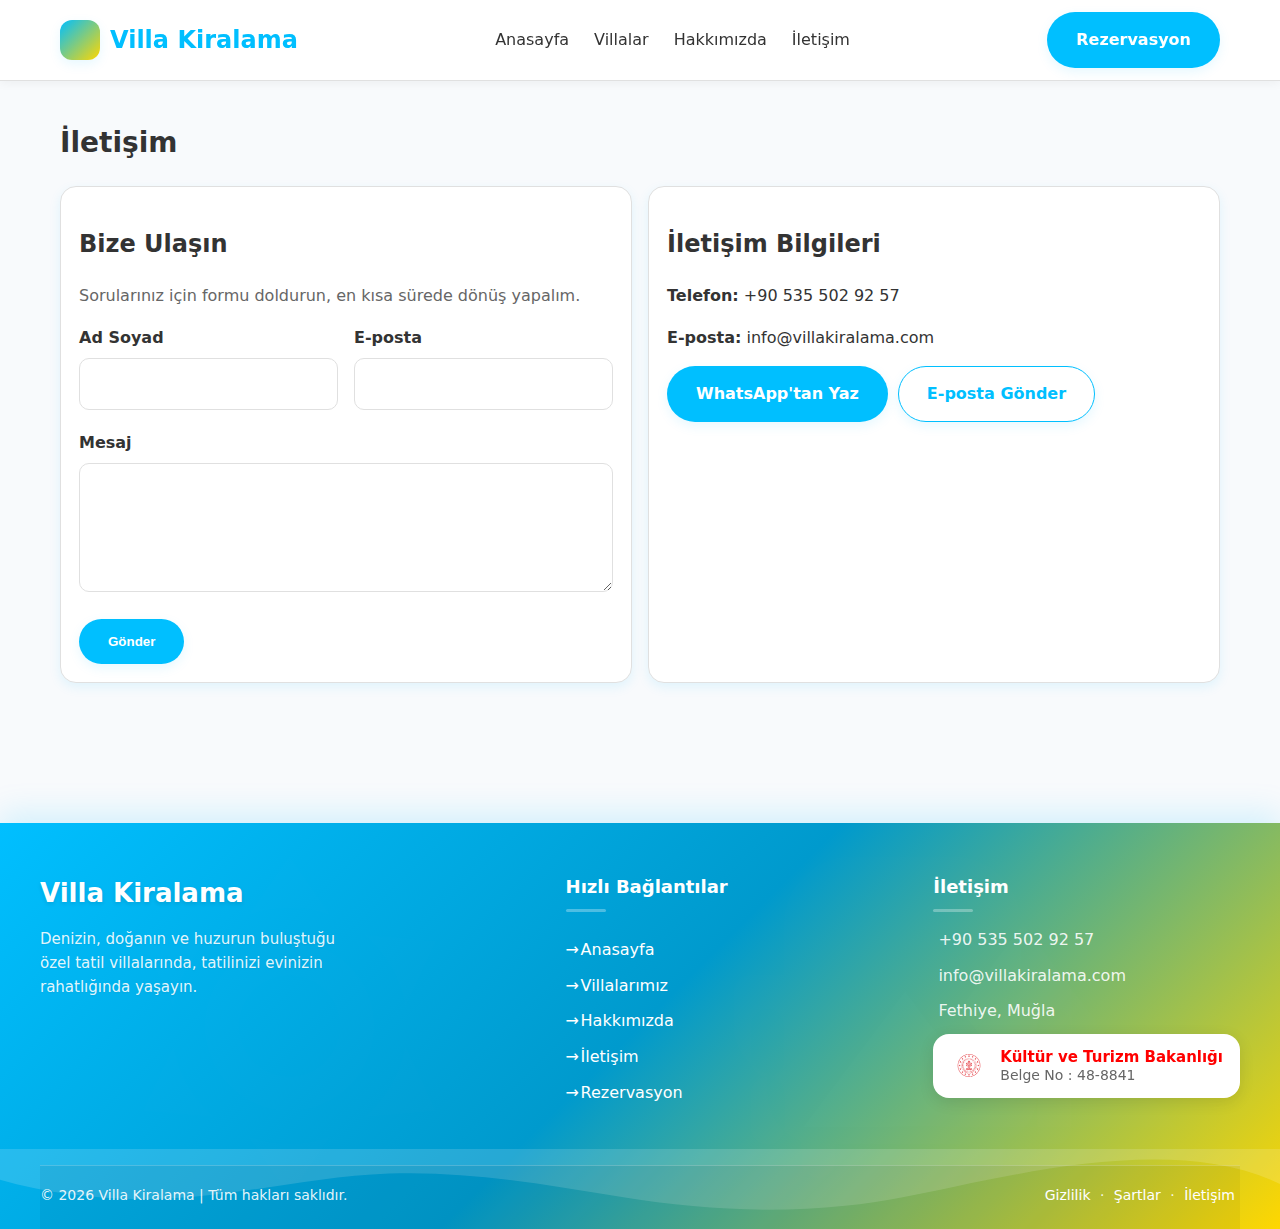
<file: iletisim.html>
<!DOCTYPE html>
<html lang="tr">
<head>
  <meta charset="UTF-8" />
  <meta name="viewport" content="width=device-width, initial-scale=1" />
  <title>Villa Kiralama | İletişim</title>
  <link rel="stylesheet" href="assets/css/styles.css" />
</head>
<body>
  <header class="header">
    <div class="container nav">
      <a href="index.html" class="logo"><span class="logo-badge"></span>Villa Kiralama</a>
      <button class="menu-toggle" aria-label="Menüyü aç/kapat" aria-expanded="false">
        <span></span><span></span><span></span>
      </button>
      <nav class="nav-links" aria-label="Ana menü">
        <a href="index.html">Anasayfa</a>
        <a href="villas.html">Villalar</a>
        <a href="hakkimizda.html">Hakkımızda</a>
        <a href="iletisim.html">İletişim</a>
      </nav>
      <a href="rezervasyon.html" class="btn nav-cta">Rezervasyon</a>
    </div>
  </header>

  <main class="section">
    <div class="container">
      <h1 class="section-title">İletişim</h1>
      <div class="form-row">
        <div class="form-card">
          <h2>Bize Ulaşın</h2>
          <p class="muted">Sorularınız için formu doldurun, en kısa sürede dönüş yapalım.</p>
          <form id="contactForm" novalidate>
            <div class="form-row">
              <div>
                <label for="ad">Ad Soyad</label>
                <input type="text" id="ad" required />
              </div>
              <div>
                <label for="email">E-posta</label>
                <input type="email" id="email" required />
              </div>
            </div>
            <div class="spacer"></div>
            <div>
              <label for="mesaj">Mesaj</label>
              <textarea id="mesaj" rows="4" required></textarea>
            </div>
            <div class="spacer"></div>
            <button type="submit" class="btn">Gönder</button>
          </form>
        </div>
        <aside class="form-card">
          <h2>İletişim Bilgileri</h2>
          <p><strong>Telefon:</strong> <a href="tel:+905355029257">+90 535 502 92 57</a></p>
          <p><strong>E-posta:</strong> <a href="mailto:info@villakiralama.com">info@villakiralama.com</a></p>
          <div style="display:flex; gap:10px; flex-wrap:wrap;">
            <a class="btn" href="https://wa.me/905355029257" target="_blank" rel="noopener" aria-label="WhatsApp">
              WhatsApp'tan Yaz
            </a>
            <a class="btn btn-outline" href="mailto:info@villakiralama.com">E-posta Gönder</a>
          </div>
        </aside>
      </div>
    </div>
  </main>

  <footer class="footer">
    <div class="container footer-inner">
      <div>
        <div class="brand">Villa Kiralama</div>
        <div class="sub">Denizin, doğanın ve huzurun buluştuğu özel tatil villalarında, tatilinizi evinizin rahatlığında yaşayın.</div>
        <div class="footer-social">
          <a href="#" aria-label="Instagram"><i class="footer-icon"></i></a>
          <a href="#" aria-label="Facebook"><i class="footer-icon"></i></a>
          <a href="#" aria-label="Twitter"><i class="footer-icon"></i></a>
          <a href="#" aria-label="WhatsApp"><i class="footer-icon"></i></a>
        </div>
      </div>
      <div class="footer-links">
        <h3 class="footer-heading">Hızlı Bağlantılar</h3>
        <a href="index.html">Anasayfa</a>
        <a href="villas.html">Villalarımız</a>
        <a href="hakkimizda.html">Hakkımızda</a>
        <a href="iletisim.html">İletişim</a>
        <a href="rezervasyon.html">Rezervasyon</a>
      </div>
      <div>
        <h3 class="footer-heading">İletişim</h3>
        <p class="footer-contact"><i class="footer-icon"></i> +90 535 502 92 57</p>
        <p class="footer-contact"><i class="footer-icon"></i> info@villakiralama.com</p>
        <p class="footer-contact"><i class="footer-icon"></i> Fethiye, Muğla</p>
        <div class="ktr-badge" role="note" aria-label="Kültür ve Turizm Bakanlığı Belge Bilgisi">
          <img src="assets/img/kvtb.svg" alt="Kültür ve Turizm Bakanlığı Logosu" />
          <div class="ktr-text">
            <div class="ktr-title">Kültür ve Turizm Bakanlığı</div>
            <div class="ktr-sub">Belge No : 48-8841</div>
          </div>
        </div>
      </div>
    </div>
    <div class="container footer-bottom">
      <div>© <span id="yil"></span> Villa Kiralama | Tüm hakları saklıdır.</div>
      <div class="footer-legal"><a href="#">Gizlilik</a> · <a href="#">Şartlar</a> · <a href="iletisim.html">İletişim</a></div>
    </div>
  </footer>

  <script src="assets/js/main.js"></script>
  <script>
    document.getElementById('contactForm').addEventListener('submit', (e)=>{
      e.preventDefault();
      const form = e.currentTarget;
      if(!form.checkValidity()){ alert('Lütfen tüm alanları doldurun.'); return; }
      alert('Mesajınız gönderildi. Teşekkürler!');
      form.reset();
    })
  </script>
 
</body>
</html>
</file>
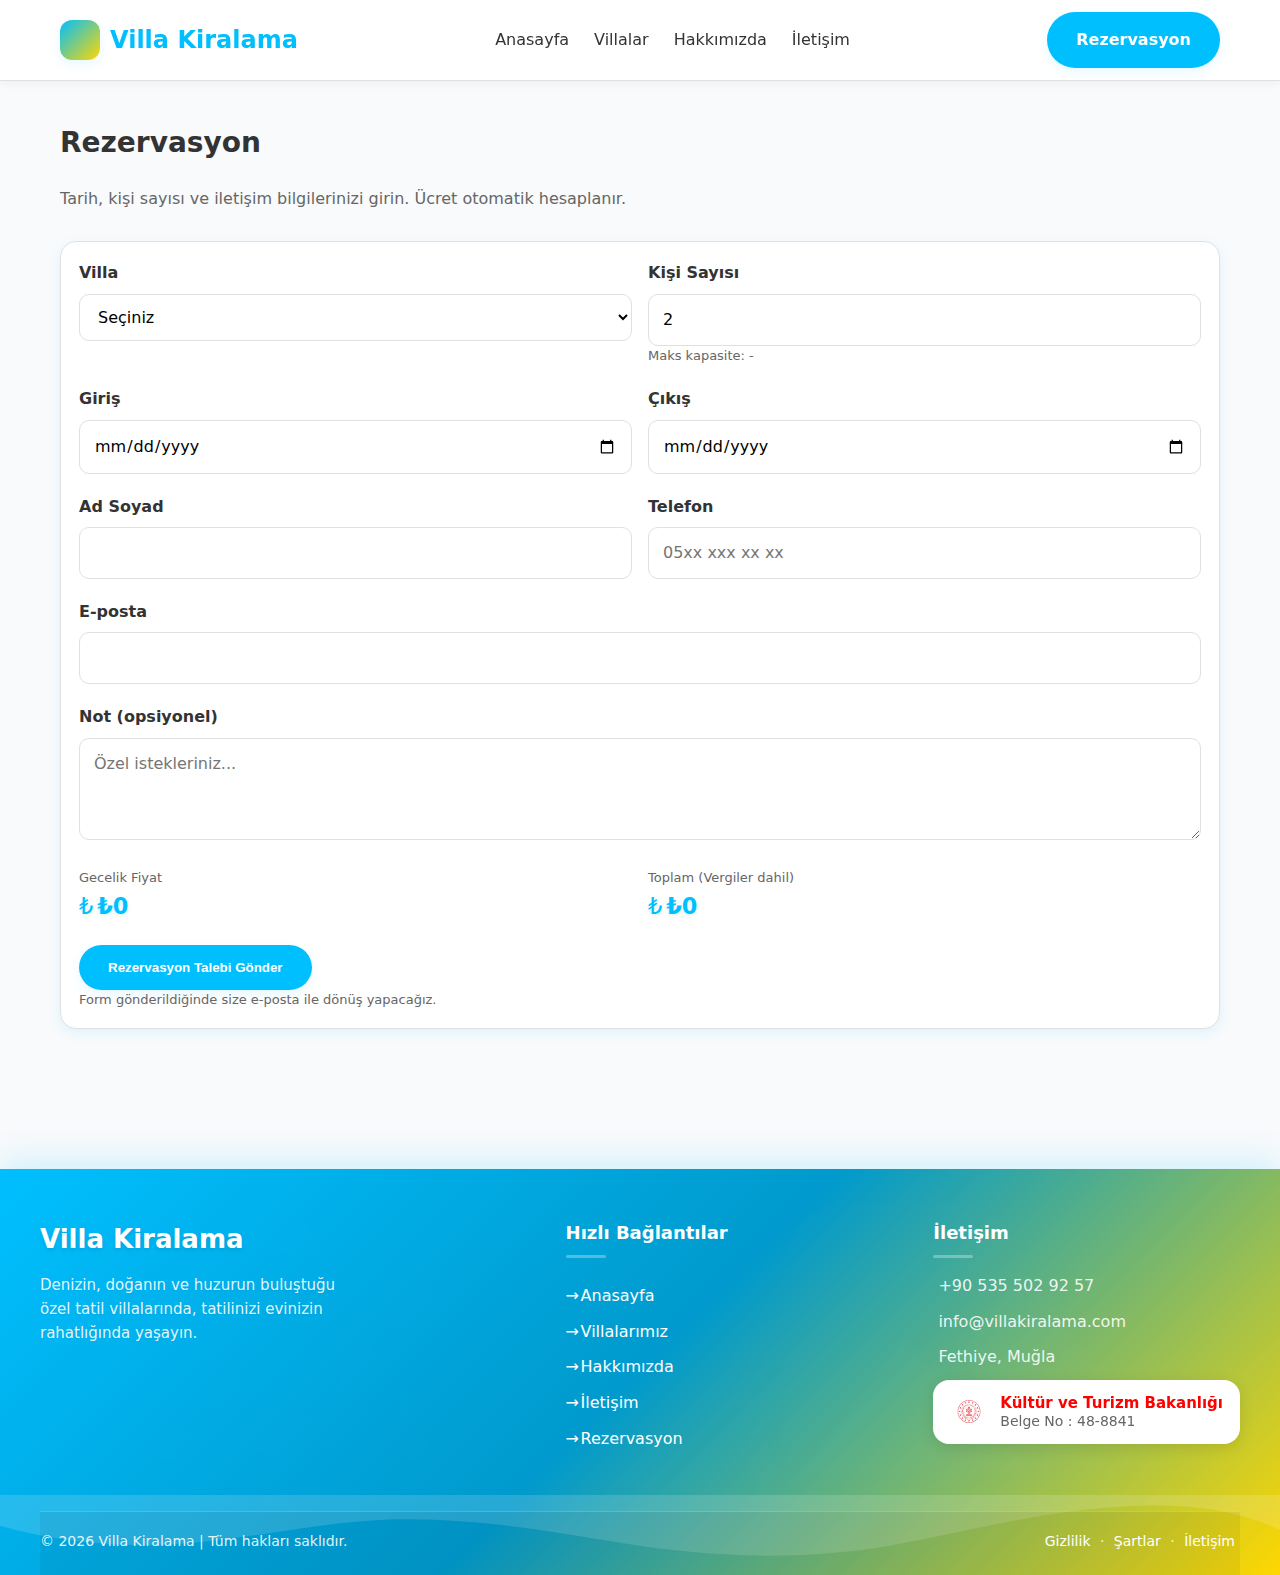
<file: rezervasyon.html>
<!DOCTYPE html>
<html lang="tr">
<head>
  <meta charset="UTF-8" />
  <meta name="viewport" content="width=device-width, initial-scale=1" />
  <title>Villa Kiralama | Rezervasyon</title>
  <link rel="stylesheet" href="assets/css/styles.css" />
</head>
<body>
  <header class="header">
    <div class="container nav">
      <a href="index.html" class="logo"><span class="logo-badge"></span>Villa Kiralama</a>
      <button class="menu-toggle" aria-label="Menüyü aç/kapat" aria-expanded="false">
        <span></span><span></span><span></span>
      </button>
      <nav class="nav-links" aria-label="Ana menü">
        <a href="index.html">Anasayfa</a>
        <a href="villas.html">Villalar</a>
        <a href="hakkimizda.html">Hakkımızda</a>
        <a href="iletisim.html">İletişim</a>
      </nav>
      <span class="btn nav-cta" aria-disabled="true">Rezervasyon</span>
    </div>
  </header>

  <main class="section">
    <div class="container">
      
      <h1 class="section-title">Rezervasyon</h1>
      <p class="section-subtitle">Tarih, kişi sayısı ve iletişim bilgilerinizi girin. Ücret otomatik hesaplanır.</p>
      <form id="rezForm" action="https://formspree.io/f/mdklbkra" method="POST" class="form-card" novalidate>
  
        <!-- Honeypot (görünmez spam kontrolü) -->
        <input type="text" id="website" name="website" style="display:none" tabindex="-1" autocomplete="off" />
        
        <!-- Gizli alanlar: hesaplanan fiyat ve toplam -->
        <input type="hidden" name="gecelik" id="gecelikHidden">
        <input type="hidden" name="toplam" id="toplamHidden">
        <input type="hidden" name="kampanya" id="kampanyaHidden">
      
        <!-- Villa ve kişi -->
        <div class="form-row">
          <div>
            <label for="villa">Villa</label>
            <select id="villa" name="villa" required>
              <option value="" disabled selected>Seçiniz</option>
              <option value="marina" data-price="12000" data-cap="10">Villa Marina (₺12000/gece) · Maks 10</option>
              <option value="verde" data-price="15200" data-cap="8">Villa Verde (₺15200/gece) · Maks 8</option>
              <option value="luna" data-price="14300" data-cap="8">Villa Luna (₺14300/gece) · Maks 8</option>
              <option value="coral" data-price="17500" data-cap="10">Villa Coral (₺17500/gece) · Maks 10</option>
            </select>
          </div>
          <div>
            <label for="kisi">Kişi Sayısı</label>
            <input type="number" id="kisi" name="kisi" min="1" max="12" value="2" required />
            <div class="helper" id="capInfo">Maks kapasite: -</div>
          </div>
        </div>
      
        <!-- Tarihler -->
        <div class="spacer"></div>
        <div class="form-row">
          <div>
            <label for="giris">Giriş</label>
            <input type="date" id="giris" name="giris" required />
          </div>
          <div>
            <label for="cikis">Çıkış</label>
            <input type="date" id="cikis" name="cikis" required />
          </div>
        </div>
      
        <!-- Kişisel bilgiler -->
        <div class="spacer"></div>
        <div class="form-row">
          <div>
            <label for="ad">Ad Soyad</label>
            <input type="text" id="ad" name="ad" required />
          </div>
          <div>
            <label for="tel">Telefon</label>
            <input type="tel" id="tel" name="tel" placeholder="05xx xxx xx xx" required />
          </div>
        </div>
      
        <div class="spacer"></div>
        <div>
          <label for="eposta">E-posta</label>
          <input type="email" id="eposta" name="eposta" required />
        </div>
      
        <div class="spacer"></div>
        <div>
          <label for="not">Not (opsiyonel)</label>
          <textarea id="not" name="not" rows="3" placeholder="Özel istekleriniz..."></textarea>
        </div>
      
        <!-- Fiyat bilgisi -->
        <div class="spacer"></div>
        <div class="form-row">
          <div>
            <div class="helper">Gecelik Fiyat</div>
            <div id="gecelik" class="price">₺0</div>
          </div>
          <div>
            <div class="helper">Toplam (Vergiler dahil)</div>
            <div id="toplam" class="price">₺0</div>
            <div id="kampanya" class="helper" aria-live="polite"></div>
          </div>
        </div>
      
        <div class="spacer"></div>
        <button type="submit" class="btn">Rezervasyon Talebi Gönder</button>
        <div class="helper">Form gönderildiğinde size e-posta ile dönüş yapacağız.</div>
      </form>
      
    </div>
  </main>

  <footer class="footer">
    <div class="container footer-inner">
      <div>
        <div class="brand">Villa Kiralama</div>
        <div class="sub">Denizin, doğanın ve huzurun buluştuğu özel tatil villalarında, tatilinizi evinizin rahatlığında yaşayın.</div>
        <div class="footer-social">
          <a href="#" aria-label="Instagram"><i class="footer-icon"></i></a>
          <a href="#" aria-label="Facebook"><i class="footer-icon"></i></a>
          <a href="#" aria-label="Twitter"><i class="footer-icon"></i></a>
          <a href="#" aria-label="WhatsApp"><i class="footer-icon"></i></a>
        </div>
      </div>
      <div class="footer-links">
        <h3 class="footer-heading">Hızlı Bağlantılar</h3>
        <a href="index.html">Anasayfa</a>
        <a href="villas.html">Villalarımız</a>
        <a href="hakkimizda.html">Hakkımızda</a>
        <a href="iletisim.html">İletişim</a>
        <a href="rezervasyon.html">Rezervasyon</a>
      </div>
      <div>
        <h3 class="footer-heading">İletişim</h3>
        <p class="footer-contact"><i class="footer-icon"></i> +90 535 502 92 57</p>
        <p class="footer-contact"><i class="footer-icon"></i> info@villakiralama.com</p>
        <p class="footer-contact"><i class="footer-icon"></i> Fethiye, Muğla</p>
        <div class="ktr-badge" role="note" aria-label="Kültür ve Turizm Bakanlığı Belge Bilgisi">
          <img src="assets/img/kvtb.svg" alt="Kültür ve Turizm Bakanlığı Logosu" />
          <div class="ktr-text">
            <div class="ktr-title">Kültür ve Turizm Bakanlığı</div>
            <div class="ktr-sub">Belge No : 48-8841</div>
          </div>
        </div>
      </div>
    </div>
    <div class="container footer-bottom">
      <div>© <span id="yil"></span> Villa Kiralama | Tüm hakları saklıdır.</div>
      <div class="footer-legal"><a href="#">Gizlilik</a> · <a href="#">Şartlar</a> · <a href="iletisim.html">İletişim</a></div>
    </div>
  </footer>

  

  <script src="assets/js/main.js"></script>
  <script>
    const villa = document.getElementById('villa');
    const giris = document.getElementById('giris');
    const cikis = document.getElementById('cikis');
    const gecelik = document.getElementById('gecelik');
    const toplam = document.getElementById('toplam');
    const form = document.getElementById('rezForm');
    const kampanyaEl = document.getElementById('kampanya');
    
    function currentPrice() {
      const opt = villa.options[villa.selectedIndex];
      return opt && opt.dataset.price ? Number(opt.dataset.price) : 0;
    }
    function currentCapacity(){
      const opt = villa.options[villa.selectedIndex];
      return opt && opt.dataset.cap ? Number(opt.dataset.cap) : null;
    }
    function nightsBetween(a, b){ return Math.round((b - a) / (1000*60*60*24)); }
    function formatTL(n){ return `₺${(n||0).toLocaleString('tr-TR')}`; }
    function isEarlyBooking(checkIn){
      if(!checkIn) return false;
      const today = new Date();
      const d0 = new Date(today.getFullYear(), today.getMonth(), today.getDate());
      const d1 = new Date(checkIn.getFullYear(), checkIn.getMonth(), checkIn.getDate());
      return nightsBetween(d0, d1) >= 30;
    }
    
    function recalc(){
      const price = currentPrice();
      gecelik.textContent = formatTL(price);
      const gs = giris.value ? new Date(giris.value) : null;
      const cs = cikis.value ? new Date(cikis.value) : null;
      if(!gs || !cs || cs <= gs){ toplam.textContent = formatTL(0); if(kampanyaEl) kampanyaEl.textContent=''; return; }
      const nights = nightsBetween(gs, cs);
      const tax = 0.08;
      let payableNights = nights;
      const applied = [];
    
      if((villa.value === 'marina' || villa.value === 'luna') && nights >= 3){
        const free = Math.floor(nights / 3);
        if(free>0){ payableNights = nights - free; applied.push(`3 Gece Kal 2 Öde: ${free} gece ücretsiz`); }
      }
      let subtotal = payableNights * price;
      if(isEarlyBooking(gs)){
        const disc = Math.round(subtotal * 0.20);
        subtotal -= disc;
        applied.push('%20 Erken Rezervasyon indirimi');
      }
      const total = Math.round(subtotal * (1 + tax));
      toplam.textContent = formatTL(total);
      if(kampanyaEl) kampanyaEl.textContent = applied.length ? `Uygulanan kampanyalar: ${applied.join(' + ')}` : '';
    }
    
    villa.addEventListener('change', ()=>{
      recalc();
      const cap = currentCapacity();
      const capInfo = document.getElementById('capInfo');
      if(cap){ 
        capInfo.textContent = `Maks kapasite: ${cap}`; 
        const kisiEl = document.getElementById('kisi'); 
        kisiEl.max = cap; 
        if(Number(kisiEl.value) > cap){ kisiEl.value = cap; } 
      } else { capInfo.textContent = 'Maks kapasite: -'; }
    });
    giris.addEventListener('change', recalc);
    cikis.addEventListener('change', recalc);
    recalc();
    
    form.addEventListener('submit', (e)=>{
      // Honeypot kontrolü
      if(document.getElementById('website').value){
        e.preventDefault();
        console.log("Spam bot formu gönderdi.");
        return;
      }
      
      // Hesaplanan değerleri gizli alanlara koy
      document.getElementById('gecelikHidden').value = gecelik.textContent;
      document.getElementById('toplamHidden').value = toplam.textContent;
      document.getElementById('kampanyaHidden').value = kampanyaEl.textContent;
    
      // Normal HTML form gönderimi olacak, fetch kullanılmıyor
    });
    </script>
    
</body>
</html>
</file>
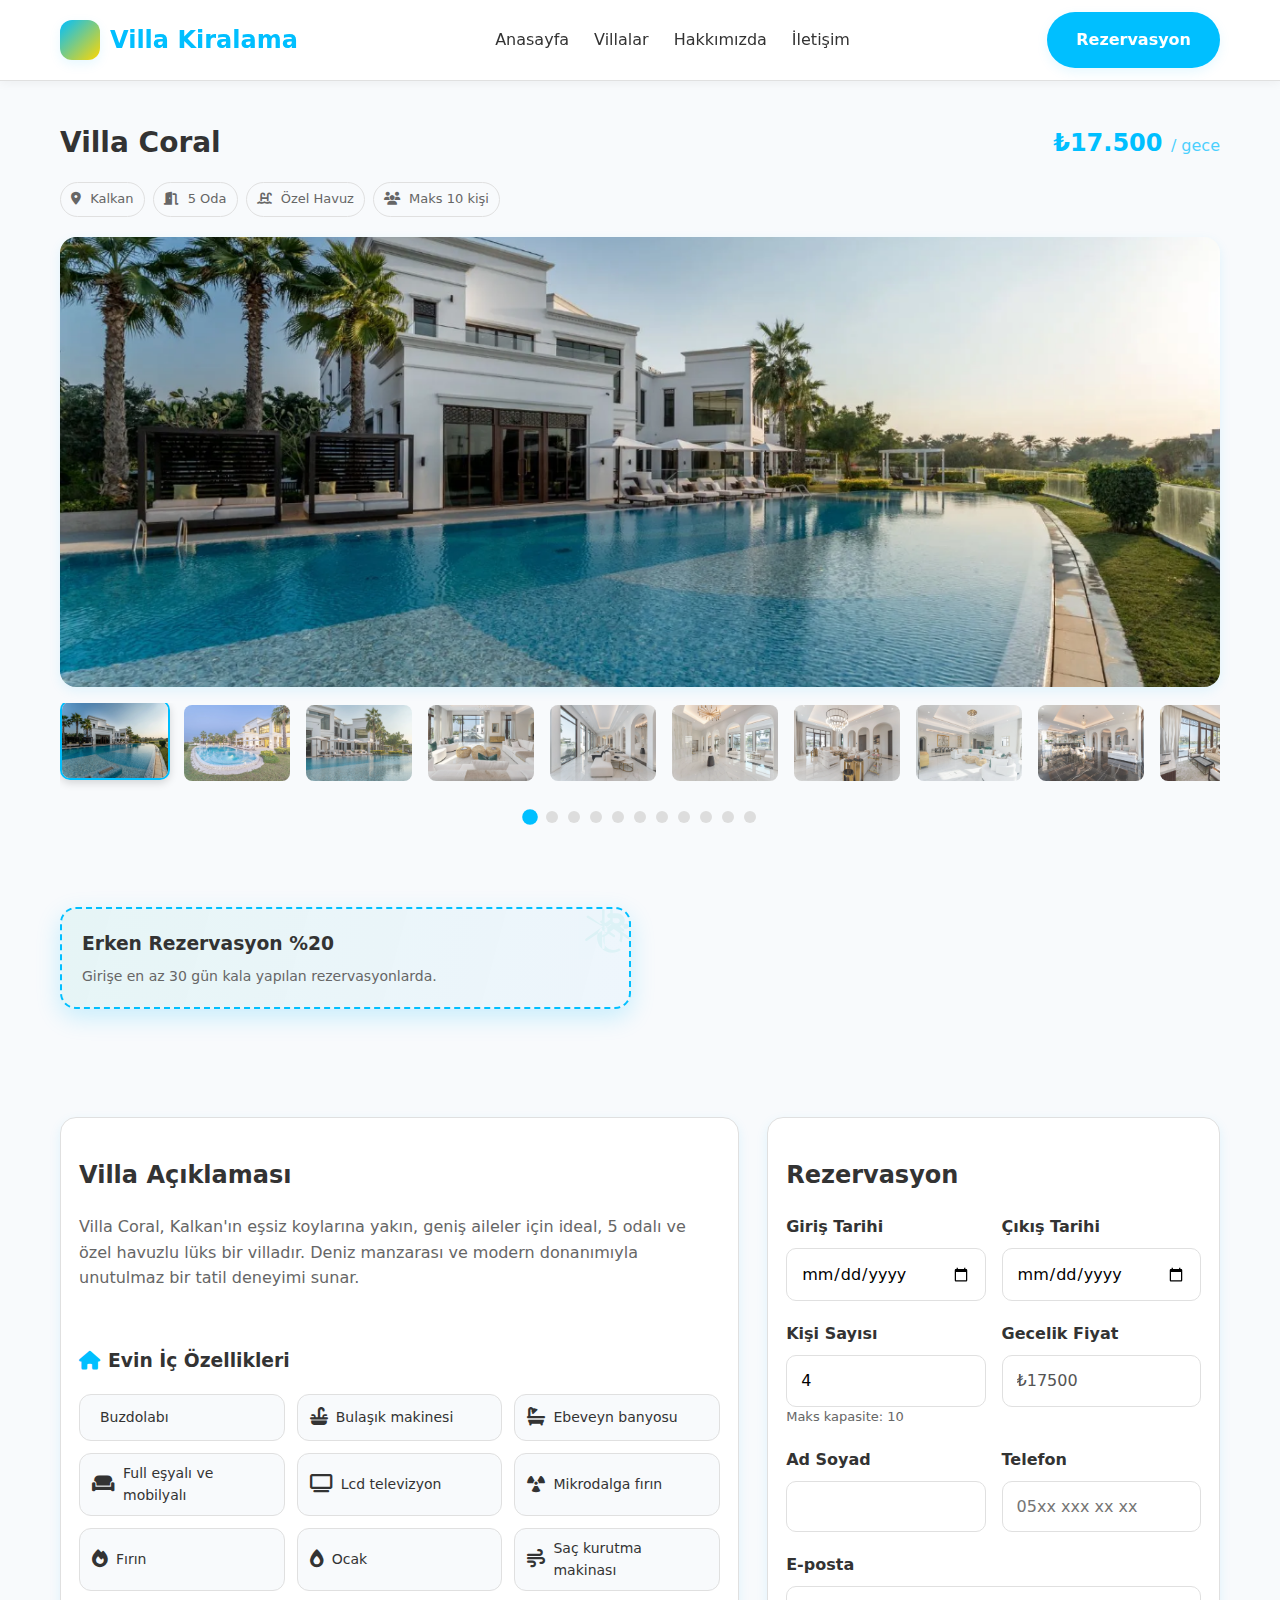
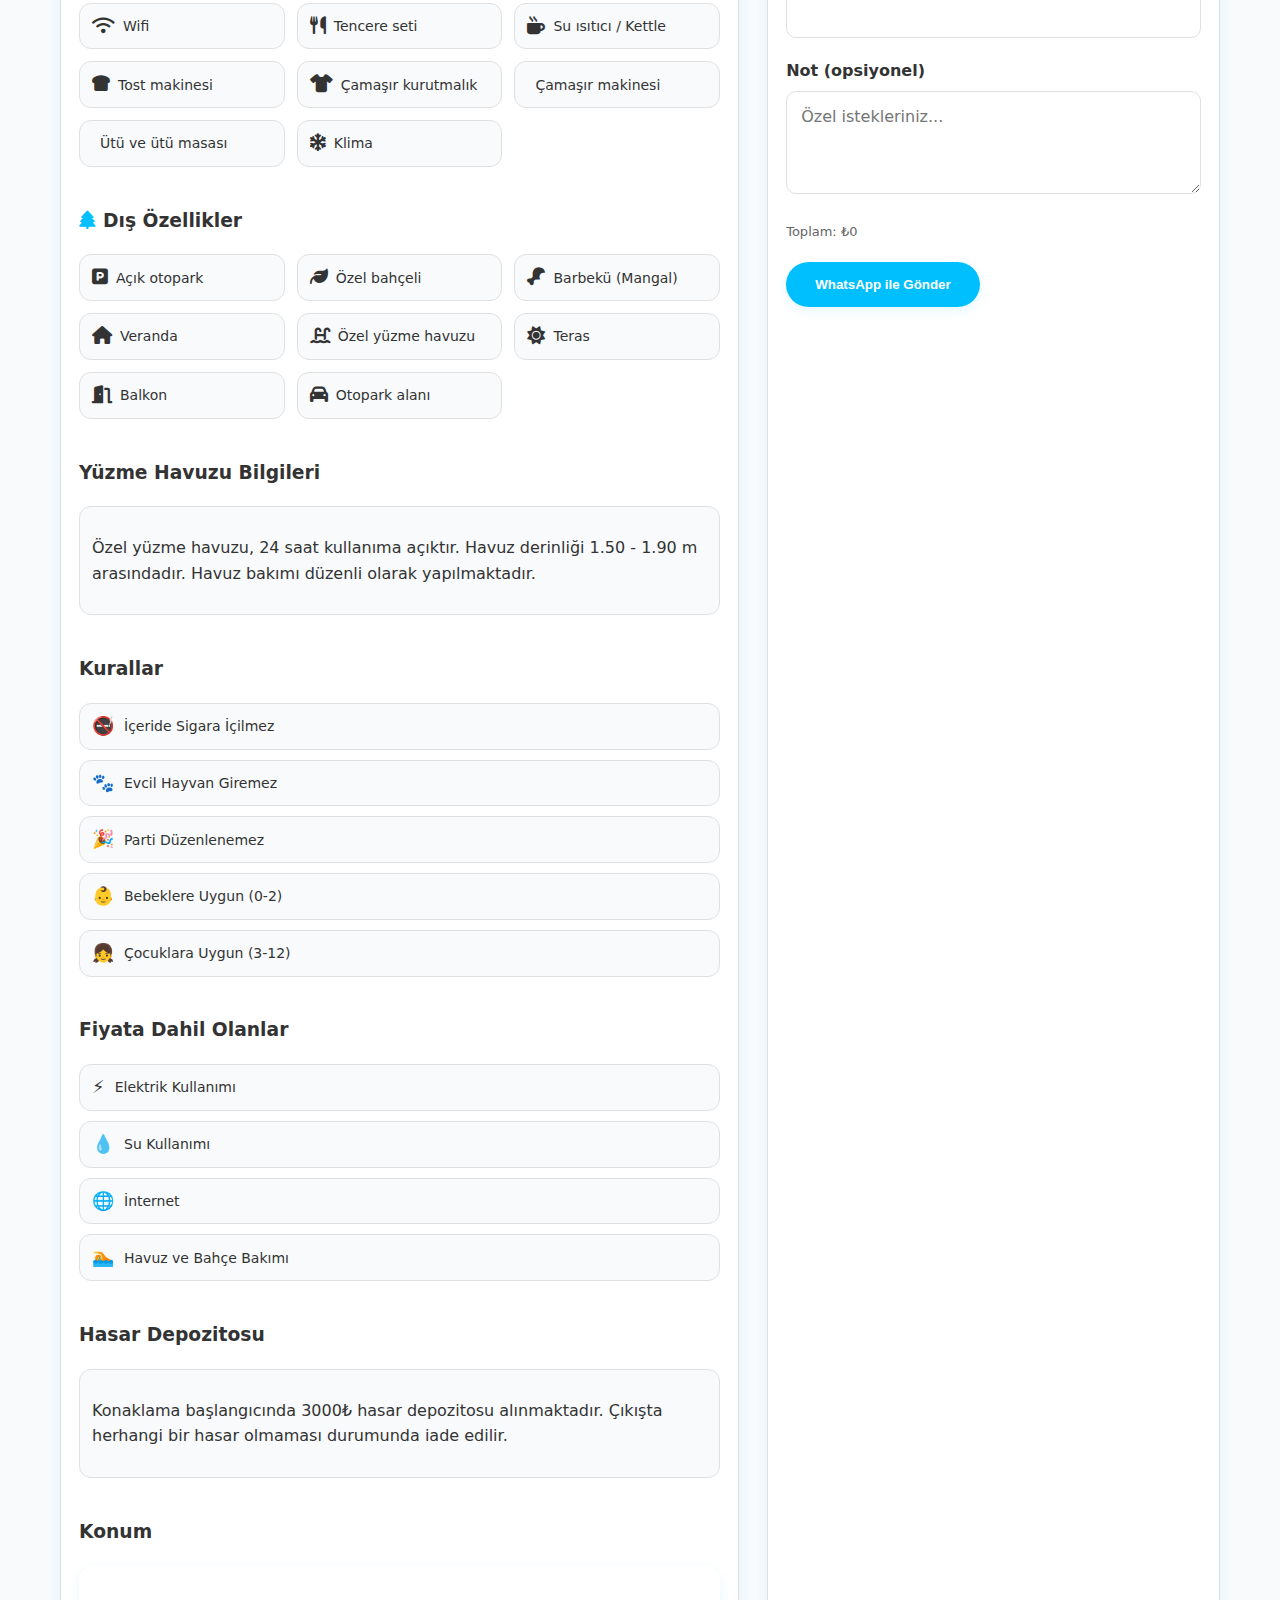
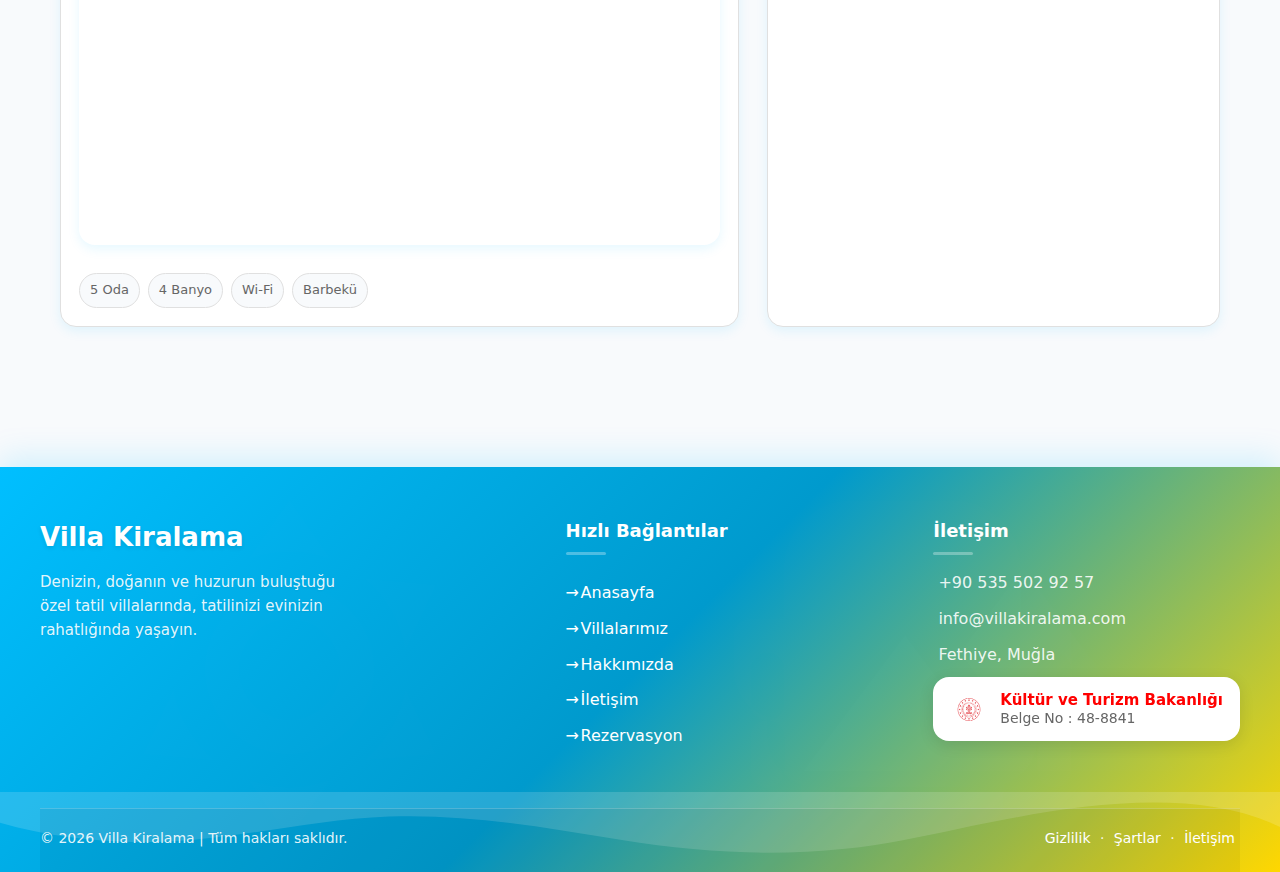
<file: villa-coral.html>
<!DOCTYPE html>
<html lang="tr">
<head>
  <meta charset="UTF-8" />
  <meta name="viewport" content="width=device-width, initial-scale=1" />
  <title>Villa Coral | Detay ve Rezervasyon</title>
  <link rel="stylesheet" href="assets/css/styles.css" />
  <link rel="stylesheet" href="https://cdnjs.cloudflare.com/ajax/libs/font-awesome/6.4.0/css/all.min.css" />
  <style>
    .gallery { 
      display: grid; 
      grid-template-columns: 2fr 1fr; 
      gap: 16px; 
      margin-bottom: 16px;
    }
    .gallery img { 
      border-radius: var(--radius); 
      height: 100%; 
      object-fit: cover; 
      width: 100%; 
      transition: transform 0.3s ease, box-shadow 0.3s ease;
    }
    .gallery img:hover {
      transform: scale(1.01);
      box-shadow: var(--shadow-md);
    }
    .gallery .side { 
      display: grid; 
      gap: 16px; 
    }
    .layout { 
      display: grid; 
      grid-template-columns: 1.5fr 1fr; 
      gap: 28px; 
      margin-top: 28px; 
    }
    .map-embed { 
      border: 0; 
      width: 100%; 
      height: 280px; 
      border-radius: var(--radius);
      box-shadow: var(--shadow-sm);
    }
    .villa-title {
      display: flex;
      align-items: center;
      justify-content: space-between;
      margin-bottom: 16px;
    }
    .villa-title h1 {
      margin: 0;
    }
    .villa-price {
      font-size: 24px;
      font-weight: 700;
      color: var(--color-primary);
    }
    /* Villa Slider Styles */
    .villa-slider {
      margin-bottom: 24px;
      position: relative;
    }
    .slider-container {
      position: relative;
      border-radius: var(--radius);
      overflow: hidden;
      height: 450px;
      box-shadow: var(--shadow-sm);
    }
    .slider-wrapper {
      display: flex;
      height: 100%;
      transition: transform 0.5s ease;
    }
    .slider-slide {
      flex: 0 0 100%;
      height: 100%;
    }
    .slider-slide img {
      width: 100%;
      height: 100%;
      object-fit: cover;
      display: block;
    }
    /* Slider navigation removed and redesigned */
    .slider-container {
      position: relative;
      border-radius: var(--radius);
      overflow: hidden;
      height: 450px;
      box-shadow: var(--shadow-sm);
      touch-action: pan-y;
      user-select: none;
    }
    .slider-thumbs {
      margin-top: 16px;
      position: relative;
    }
    .thumbs-container {
      display: flex;
      gap: 12px;
      overflow-x: auto;
      padding-bottom: 8px;
      scroll-behavior: smooth;
    }
    .thumb {
      flex: 0 0 110px;
      height: 80px;
      border-radius: 10px;
      overflow: hidden;
      cursor: pointer;
      border: 2px solid transparent;
      transition: all 0.3s ease;
      opacity: 0.8;
    }
    .thumb img {
      width: 100%;
      height: 100%;
      object-fit: cover;
      display: block;
    }
    .thumb:hover {
      transform: translateY(-3px);
      opacity: 1;
      box-shadow: 0 3px 8px rgba(0, 0, 0, 0.15);
    }
    .thumb.active {
      border-color: var(--color-primary);
      opacity: 1;
      transform: translateY(-3px);
      box-shadow: 0 3px 8px rgba(0, 0, 0, 0.15);
    }
    .slider-dots {
      display: flex;
      justify-content: center;
      gap: 10px;
      margin-top: 20px;
    }
    .dot {
      width: 12px;
      height: 12px;
      border-radius: 50%;
      background-color: #ddd;
      cursor: pointer;
      transition: all 0.3s ease;
    }
    .dot.active {
      background-color: var(--color-primary);
      transform: scale(1.3);
    }
    /* EKLE */
    .slider-container { overscroll-behavior: contain; }
    .thumbs-container { overscroll-behavior-inline: contain; }

    @media (max-width: 860px) {
      .layout { grid-template-columns: 1fr; }
      .slider-container { height: 350px; }
    }
    @media (max-width: 580px) {
      .slider-container { height: 280px; }
      .slider-nav { width: 36px; height: 36px; font-size: 16px; }
      .thumb { flex: 0 0 90px; height: 65px; }
    }
  </style>
</head>
<body>
  <header class="header">
    <div class="container nav">
      <a href="index.html" class="logo"><span class="logo-badge"></span>Villa Kiralama</a>
      <button class="menu-toggle" aria-label="Menüyü aç/kapat" aria-expanded="false">
        <span></span><span></span><span></span>
      </button>
      <nav class="nav-links" aria-label="Ana menü">
        <a href="index.html">Anasayfa</a>
        <a href="villas.html">Villalar</a>
        <a href="hakkimizda.html">Hakkımızda</a>
        <a href="iletisim.html">İletişim</a>
      </nav>
      <a href="rezervasyon.html" class="btn nav-cta">Rezervasyon</a>
    </div>
  </header>

  <main class="section">
    <div class="container">
      <div class="villa-title">
        <h1 class="section-title">Villa Coral</h1>
        <div class="villa-price">₺17.500 <span style="font-size: 16px; font-weight: normal; opacity: 0.7">/ gece</span></div>
      </div>
      
      <div class="chips">
        <span class="chip"><i class="fas fa-map-marker-alt" style="margin-right: 5px;"></i> Kalkan</span>
        <span class="chip"><i class="fas fa-door-open" style="margin-right: 5px;"></i> 5 Oda</span>
        <span class="chip"><i class="fas fa-swimming-pool" style="margin-right: 5px;"></i> Özel Havuz</span>
        <span class="chip"><i class="fas fa-users" style="margin-right: 5px;"></i> Maks 10 kişi</span>
      </div>

      <div class="spacer"></div>
      <!-- İç/Dış Galeri -->
      <div class="villa-slider">
        <div class="slider-container">
          <div class="slider-wrapper">
            <div class="slider-slide"><img src="assets/img/villacoral1.png" alt="Villa Luna ana görsel" /></div>
            <div class="slider-slide"><img src="assets/img/villacoral2.png" alt="Bahçe/Havuz" /></div>
            <div class="slider-slide"><img src="assets/img/villacoral3.png" alt="İç mekan" /></div>
            <div class="slider-slide"><img src="assets/img/villacoral4.png" alt="Dış görünüm" /></div>
            <div class="slider-slide"><img src="assets/img/villacoral5.png" alt="Küçük dış çekim" /></div>
            <div class="slider-slide"><img src="assets/img/villacoral6.png" alt="Küçük havuz" /></div>
            <div class="slider-slide"><img src="assets/img/villacoral7.png" alt="Küçük iç mekan" /></div>
            <div class="slider-slide"><img src="assets/img/villacoral8.png" alt="Küçük dış görünüm" /></div>
            <div class="slider-slide"><img src="assets/img/villacoral9.png" alt="Küçük dış çekim" /></div>
            <div class="slider-slide"><img src="assets/img/villacoral10.png" alt="Küçük dış alan" /></div>
            <div class="slider-slide"><img src="assets/img/villacoral11.png" alt="Küçük iç mekan" /></div>
          </div>
        </div>
        <div class="slider-thumbs">
          <div class="thumbs-container">
            <div class="thumb active" data-index="0"><img src="assets/img/villacoral1.png" alt="Villa Luna ana görsel" /></div>
            <div class="thumb" data-index="1"><img src="assets/img/villacoral2.png" alt="Bahçe/Havuz" /></div>
            <div class="thumb" data-index="2"><img src="assets/img/villacoral3.png" alt="İç mekan" /></div>
            <div class="thumb" data-index="3"><img src="assets/img/villacoral4.png" alt="Dış görünüm" /></div>
            <div class="thumb" data-index="4"><img src="assets/img/villacoral5.png" alt="Küçük dış çekim" /></div>
            <div class="thumb" data-index="5"><img src="assets/img/villacoral6.png" alt="Küçük havuz" /></div>
            <div class="thumb" data-index="6"><img src="assets/img/villacoral7.png" alt="Küçük iç mekan" /></div>
            <div class="thumb" data-index="7"><img src="assets/img/villacoral8.png" alt="Küçük dış görünüm" /></div>
            <div class="thumb" data-index="8"><img src="assets/img/villacoral9.png" alt="Küçük dış çekim" /></div>
            <div class="thumb" data-index="9"><img src="assets/img/villacoral10.png" alt="Küçük dış alan" /></div>
            <div class="thumb" data-index="10"><img src="assets/img/villacoral11.png" alt="Küçük iç mekan" /></div>
          </div>
        </div>
        <div class="slider-dots">
          <span class="dot active" data-index="0"></span>
          <span class="dot" data-index="1"></span>
          <span class="dot" data-index="2"></span>
          <span class="dot" data-index="3"></span>
          <span class="dot" data-index="4"></span>
          <span class="dot" data-index="5"></span>
          <span class="dot" data-index="6"></span>
          <span class="dot" data-index="7"></span>
          <span class="dot" data-index="8"></span>
          <span class="dot" data-index="9"></span>
          <span class="dot" data-index="10"></span>
        </div>
      </div>

      <!-- Fırsatlar / Kampanyalar (galeri altı) -->
      <div class="spacer"></div>
      <section class="section" aria-label="Fırsatlar">
        <div class="campaigns">
          <div class="campaign">
            <h3>Erken Rezervasyon %20</h3>
            <div class="meta">Girişe en az 30 gün kala yapılan rezervasyonlarda.</div>
          </div>
        </div>
      </section>

      <div class="layout">
        <article class="form-card">
          <h2>Villa Açıklaması</h2>
          <p class="muted">Villa Coral, Kalkan'ın eşsiz koylarına yakın, geniş aileler için ideal, 5 odalı ve özel havuzlu lüks bir villadır. Deniz manzarası ve modern donanımıyla unutulmaz bir tatil deneyimi sunar.</p>
          <div class="spacer"></div>
          
          <h3><i class="fas fa-home" style="margin-right: 8px; color: var(--color-primary);"></i>Evin İç Özellikleri</h3>
          <div class="features-grid">
            <div class="feature-item">
              <span class="feature-icon"><i class="fas fa-refrigerator"></i></span>
              <span class="feature-text">Buzdolabı</span>
            </div>
            <div class="feature-item">
              <span class="feature-icon"><i class="fas fa-sink"></i></span>
              <span class="feature-text">Bulaşık makinesi</span>
            </div>
            <div class="feature-item">
              <span class="feature-icon"><i class="fas fa-bath"></i></span>
              <span class="feature-text">Ebeveyn banyosu</span>
            </div>
            <div class="feature-item">
              <span class="feature-icon"><i class="fas fa-couch"></i></span>
              <span class="feature-text">Full eşyalı ve mobilyalı</span>
            </div>
            <div class="feature-item">
              <span class="feature-icon"><i class="fas fa-tv"></i></span>
              <span class="feature-text">Lcd televizyon</span>
            </div>
            <div class="feature-item">
              <span class="feature-icon"><i class="fas fa-radiation"></i></span>
              <span class="feature-text">Mikrodalga fırın</span>
            </div>
            <div class="feature-item">
              <span class="feature-icon"><i class="fas fa-fire"></i></span>
              <span class="feature-text">Fırın</span>
            </div>
            <div class="feature-item">
              <span class="feature-icon"><i class="fas fa-burn"></i></span>
              <span class="feature-text">Ocak</span>
            </div>
            <div class="feature-item">
              <span class="feature-icon"><i class="fas fa-wind"></i></span>
              <span class="feature-text">Saç kurutma makinası</span>
            </div>
            <div class="feature-item">
              <span class="feature-icon"><i class="fas fa-wifi"></i></span>
              <span class="feature-text">Wifi</span>
            </div>
            <div class="feature-item">
              <span class="feature-icon"><i class="fas fa-utensils"></i></span>
              <span class="feature-text">Tencere seti</span>
            </div>
            <div class="feature-item">
              <span class="feature-icon"><i class="fas fa-mug-hot"></i></span>
              <span class="feature-text">Su ısıtıcı / Kettle</span>
            </div>
            <div class="feature-item">
              <span class="feature-icon"><i class="fas fa-bread-slice"></i></span>
              <span class="feature-text">Tost makinesi</span>
            </div>
            <div class="feature-item">
              <span class="feature-icon"><i class="fas fa-tshirt"></i></span>
              <span class="feature-text">Çamaşır kurutmalık</span>
            </div>
            <div class="feature-item">
              <span class="feature-icon"><i class="fas fa-washer"></i></span>
              <span class="feature-text">Çamaşır makinesi</span>
            </div>
            <div class="feature-item">
              <span class="feature-icon"><i class="fas fa-iron"></i></span>
              <span class="feature-text">Ütü ve ütü masası</span>
            </div>
            <div class="feature-item">
              <span class="feature-icon"><i class="fas fa-snowflake"></i></span>
              <span class="feature-text">Klima</span>
            </div>
          </div>
          
          <div class="spacer"></div>
          <h3><i class="fas fa-tree" style="margin-right: 8px; color: var(--color-primary);"></i>Dış Özellikler</h3>
          <div class="features-grid">
            <div class="feature-item">
              <span class="feature-icon"><i class="fas fa-parking"></i></span>
              <span class="feature-text">Açık otopark</span>
            </div>
            <div class="feature-item">
              <span class="feature-icon"><i class="fas fa-leaf"></i></span>
              <span class="feature-text">Özel bahçeli</span>
            </div>
            <div class="feature-item">
              <span class="feature-icon"><i class="fas fa-drumstick-bite"></i></span>
              <span class="feature-text">Barbekü (Mangal)</span>
            </div>
            <div class="feature-item">
              <span class="feature-icon"><i class="fas fa-home"></i></span>
              <span class="feature-text">Veranda</span>
            </div>
            <div class="feature-item">
              <span class="feature-icon"><i class="fas fa-swimming-pool"></i></span>
              <span class="feature-text">Özel yüzme havuzu</span>
            </div>
            <div class="feature-item">
              <span class="feature-icon"><i class="fas fa-sun"></i></span>
              <span class="feature-text">Teras</span>
            </div>
            <div class="feature-item">
              <span class="feature-icon"><i class="fas fa-door-open"></i></span>
              <span class="feature-text">Balkon</span>
            </div>
            <div class="feature-item">
              <span class="feature-icon"><i class="fas fa-car"></i></span>
              <span class="feature-text">Otopark alanı</span>
            </div>
          </div>
          
          <div class="spacer"></div>
          <h3>Yüzme Havuzu Bilgileri</h3>
          <div class="info-section">
            <p>Özel yüzme havuzu, 24 saat kullanıma açıktır. Havuz derinliği 1.50 - 1.90 m arasındadır. Havuz bakımı düzenli olarak yapılmaktadır.</p>
          </div>
          
          <div class="spacer"></div>
          <h3>Kurallar</h3>
          <div class="rules-section">
            <div class="rule-item">
              <span class="rule-icon">🚭</span>
              <span class="rule-text">İçeride Sigara İçilmez</span>
            </div>
            <div class="rule-item">
              <span class="rule-icon">🐾</span>
              <span class="rule-text">Evcil Hayvan Giremez</span>
            </div>
            <div class="rule-item">
              <span class="rule-icon">🎉</span>
              <span class="rule-text">Parti Düzenlenemez</span>
            </div>
            <div class="rule-item">
              <span class="rule-icon">👶</span>
              <span class="rule-text">Bebeklere Uygun (0-2)</span>
            </div>
            <div class="rule-item">
              <span class="rule-icon">👧</span>
              <span class="rule-text">Çocuklara Uygun (3-12)</span>
            </div>
          </div>
          
          <div class="spacer"></div>
          <h3>Fiyata Dahil Olanlar</h3>
          <div class="included-section">
            <div class="included-item">
              <span class="included-icon">⚡</span>
              <span class="included-text">Elektrik Kullanımı</span>
            </div>
            <div class="included-item">
              <span class="included-icon">💧</span>
              <span class="included-text">Su Kullanımı</span>
            </div>
            <div class="included-item">
              <span class="included-icon">🌐</span>
              <span class="included-text">İnternet</span>
            </div>
            <div class="included-item">
              <span class="included-icon">🏊</span>
              <span class="included-text">Havuz ve Bahçe Bakımı</span>
            </div>
          </div>
          
          <div class="spacer"></div>
          <h3>Hasar Depozitosu</h3>
          <div class="info-section">
            <p>Konaklama başlangıcında 3000₺ hasar depozitosu alınmaktadır. Çıkışta herhangi bir hasar olmaması durumunda iade edilir.</p>
          </div>
          
          <div class="spacer"></div>
          <h3>Konum</h3>
          <iframe class="map-embed" loading="lazy" allowfullscreen
            referrerpolicy="no-referrer-when-downgrade"
            src="https://www.google.com/maps/embed?pb=!1m18!1m12!1m3!1d50303.33866644986!2d29.4105!3d36.2673!2m3!1f0!2f0!3f0!3m2!1i1024!2i768!4f13.1!3m3!1m2!1s0x14c1f3d7e3b76071%3A0xc0cec1fc32d5a7b0!2sKalkan%2C%20Ka%C5%9F%2FAntalya!5e0!3m2!1str!2str!4v1700000000000"></iframe>
          <div class="spacer"></div>
          <div class="chips">
            <span class="chip">5 Oda</span>
            <span class="chip">4 Banyo</span>
            <span class="chip">Wi‑Fi</span>
            <span class="chip">Barbekü</span>
          </div>
        </article>

        <aside class="form-card">
          <h2>Rezervasyon</h2>
          <!-- Coral: max 10, gecelik 7500 -->
          <form id="villaForm" novalidate>
            <div class="form-row">
              <div>
                <label for="giris">Giriş Tarihi</label>
                <input type="date" id="giris" required />
              </div>
              <div>
                <label for="cikis">Çıkış Tarihi</label>
                <input type="date" id="cikis" required />
              </div>
            </div>
            <div class="spacer"></div>
            <div class="form-row">
              <div>
                <label for="kisi">Kişi Sayısı</label>
                <input type="number" id="kisi" min="1" max="10" value="4" required />
                <div class="helper">Maks kapasite: 10</div>
              </div>
              <div>
                <label>Gecelik Fiyat</label>
                <input type="text" value="₺17500" disabled />
              </div>
            </div>
            <div class="spacer"></div>
            <div class="form-row">
              <div>
                <label for="ad">Ad Soyad</label>
                <input type="text" id="ad" required />
              </div>
              <div>
                <label for="tel">Telefon</label>
                <input type="tel" id="tel" placeholder="05xx xxx xx xx" required />
              </div>
            </div>
            <div class="spacer"></div>
            <div>
              <label for="eposta">E-posta</label>
              <input type="email" id="eposta" required />
            </div>
            <div class="spacer"></div>
            <div>
              <label for="not">Not (opsiyonel)</label>
              <textarea id="not" rows="3" placeholder="Özel istekleriniz..."></textarea>
            </div>
            <div class="spacer"></div>
            <div class="helper" id="tutarInfo">Toplam: ₺0</div>
            <div class="spacer"></div>
            <button type="submit" class="btn">WhatsApp ile Gönder</button>
          </form>
        </aside>
      </div>
      
    </div>
  </main>

  <footer class="footer">
    <div class="container footer-inner">
      <div>
        <div class="brand">Villa Kiralama</div>
        <div class="sub">Denizin, doğanın ve huzurun buluştuğu özel tatil villalarında, tatilinizi evinizin rahatlığında yaşayın.</div>
        <div class="footer-social">
          <a href="#" aria-label="Instagram"><i class="footer-icon"></i></a>
          <a href="#" aria-label="Facebook"><i class="footer-icon"></i></a>
          <a href="#" aria-label="Twitter"><i class="footer-icon"></i></a>
          <a href="#" aria-label="WhatsApp"><i class="footer-icon"></i></a>
        </div>
      </div>
      <div class="footer-links">
        <h3 class="footer-heading">Hızlı Bağlantılar</h3>
        <a href="index.html">Anasayfa</a>
        <a href="villas.html">Villalarımız</a>
        <a href="hakkimizda.html">Hakkımızda</a>
        <a href="iletisim.html">İletişim</a>
        <a href="rezervasyon.html">Rezervasyon</a>
      </div>
      <div>
        <h3 class="footer-heading">İletişim</h3>
        <p class="footer-contact"><i class="footer-icon"></i> +90 535 502 92 57</p>
        <p class="footer-contact"><i class="footer-icon"></i> info@villakiralama.com</p>
        <p class="footer-contact"><i class="footer-icon"></i> Fethiye, Muğla</p>
        <div class="ktr-badge" role="note" aria-label="Kültür ve Turizm Bakanlığı Belge Bilgisi">
          <img src="assets/img/kvtb.svg" alt="Kültür ve Turizm Bakanlığı Logosu" />
          <div class="ktr-text">
            <div class="ktr-title">Kültür ve Turizm Bakanlığı</div>
            <div class="ktr-sub">Belge No : 48-8841</div>
          </div>
        </div>
      </div>
    </div>
    <div class="container footer-bottom">
      <div>© <span id="yil"></span> Villa Kiralama | Tüm hakları saklıdır.</div>
      <div class="footer-legal"><a href="#">Gizlilik</a> · <a href="#">Şartlar</a> · <a href="iletisim.html">İletişim</a></div>
    </div>
  </footer>

 

  <script src="assets/js/main.js"></script>
  <script>
    // Villa Slider Fonksiyonalitesi
    // Villa Slider Fonksiyonalitesi (DÜZELTİLMİŞ)
document.addEventListener('DOMContentLoaded', function () {
  const root = document.querySelector('.villa-slider');
  if (!root) return;

  const sliderContainer = root.querySelector('.slider-container');
  // Aynı slider'a ikinci kez init etmeyi engelle (main.js vs. çakışmasın)
  if (sliderContainer.dataset.sliderInit === '1') return;
  sliderContainer.dataset.sliderInit = '1';

  const sliderWrapper   = root.querySelector('.slider-wrapper');
  const slides          = root.querySelectorAll('.slider-slide');
  const thumbs          = root.querySelectorAll('.thumb');
  const dots            = root.querySelectorAll('.dot');
  const thumbsContainer = root.querySelector('.thumbs-container');

  let currentIndex = 0;
  const totalSlides = slides.length;

  // ---- Yardımcı: aktif thumb'ı yatayda merkezle (scrollIntoView YOK) ----
  function centerActiveThumb() {
    const active = root.querySelector('.thumb.active');
    if (!active || !thumbsContainer) return;

    const cRect = thumbsContainer.getBoundingClientRect();
    const tRect = active.getBoundingClientRect();
    const targetLeft =
      thumbsContainer.scrollLeft +
      (tRect.left - cRect.left) -
      (cRect.width / 2 - tRect.width / 2);

    thumbsContainer.scrollTo({ left: targetLeft, behavior: 'smooth' });
  }

  // ---- Slide değiştir ----
  function goToSlide(index) {
    if (index < 0) index = totalSlides - 1;
    if (index >= totalSlides) index = 0;

    currentIndex = index;
    sliderWrapper.style.transform = `translateX(-${currentIndex * 100}%)`;

    thumbs.forEach((thumb, i) => thumb.classList.toggle('active', i === currentIndex));
    dots.forEach((dot, i) => dot.classList.toggle('active', i === currentIndex));

    // scrollIntoView yerine güvenli yatay kaydırma
    centerActiveThumb();
  }

  // ---- Auto slide kontrol ----
  let autoSlideInterval = null;
  let resumeTimeout = null;

  function startAutoSlide() {
    stopAutoSlide();
    autoSlideInterval = setInterval(() => {
      goToSlide(currentIndex + 1);
    }, 5000);
  }
  function stopAutoSlide() {
    if (autoSlideInterval) { clearInterval(autoSlideInterval); autoSlideInterval = null; }
  }
  function pauseThenResume(delay = 3000) {
    stopAutoSlide();
    if (resumeTimeout) clearTimeout(resumeTimeout);
    resumeTimeout = setTimeout(startAutoSlide, delay);
  }

  // ---- Etkileşimler ----
  thumbs.forEach((thumb, i) => {
    thumb.addEventListener('click', () => { goToSlide(i); pauseThenResume(); });
  });
  dots.forEach((dot, i) => {
    dot.addEventListener('click', () => { goToSlide(i); pauseThenResume(); });
  });

  document.addEventListener('keydown', (e) => {
    if (e.key === 'ArrowLeft' || e.key === 'ArrowRight') {
      e.preventDefault(); // sayfanın ok tuşuyla kaymasını engelle
      goToSlide(currentIndex + (e.key === 'ArrowRight' ? 1 : -1));
      pauseThenResume();
    }
  });

  // ---- Touch swipe ----
  let startX = 0, startY = 0, swiping = false;

  sliderContainer.addEventListener('touchstart', (e) => {
    const t = e.touches[0];
    startX = t.clientX; startY = t.clientY;
    swiping = true;
    stopAutoSlide(); // etkileşimde dur
  }, { passive: true });

  sliderContainer.addEventListener('touchmove', (e) => {
    if (!swiping) return;
    const t = e.touches[0];
    const diffX = t.clientX - startX;
    const diffY = t.clientY - startY;

    // yatay hareket dikeyden büyükse sayfa kaymasın
    if (Math.abs(diffX) > Math.abs(diffY)) {
      e.preventDefault();
    }
  }, { passive: false });

  sliderContainer.addEventListener('touchend', (e) => {
    if (!swiping) return;
    swiping = false;

    const t = e.changedTouches[0];
    const diffX = t.clientX - startX;
    const threshold = 50;

    if (diffX > threshold)      goToSlide(currentIndex - 1);
    else if (diffX < -threshold) goToSlide(currentIndex + 1);

    pauseThenResume(); // 3 sn sonra otomatik devam et
  });

  // Hover'da durdur (masaüstü)
  sliderContainer.addEventListener('mouseenter', stopAutoSlide);
  sliderContainer.addEventListener('mouseleave', () => pauseThenResume(1000));

  // Başlat
  startAutoSlide();
});





    // Sayfaya özel JS: fiyat hesaplama, kapasite kontrolü ve WhatsApp yönlendirme

    const giris = document.getElementById('giris');
    const cikis = document.getElementById('cikis');
    const tutarInfo = document.getElementById('tutarInfo');
    const form = document.getElementById('villaForm');
    const pricePerNight = 17500; // Coral
    const maxCapacity = 10;
    function nightsBetween(a,b){ return Math.round((b - a) / (1000*60*60*24)); }
    function isEarlyBooking(d){ if(!d) return false; const t=new Date(); const d0=new Date(t.getFullYear(),t.getMonth(),t.getDate()); const d1=new Date(d.getFullYear(),d.getMonth(),d.getDate()); return nightsBetween(d0,d1)>=30; }
    function calc(){
      const gs = giris.value ? new Date(giris.value) : null;
      const cs = cikis.value ? new Date(cikis.value) : null;
      if (!gs || !cs || cs <= gs) { tutarInfo.textContent = 'Toplam: ₺0'; return; }
      const nights = nightsBetween(gs, cs);
      let payable = nights; const applied=[];
      let subtotal = payable * pricePerNight;
      if(isEarlyBooking(gs)){ const disc=Math.round(subtotal*0.20); subtotal-=disc; applied.push('%20 Erken Rezervasyon indirimi'); }
      const total = Math.round(subtotal * 1.08);
      tutarInfo.textContent = `Toplam: ₺${total.toLocaleString('tr-TR')}${applied.length?` — ${applied.join(' + ')}`:''}`;
    }
    giris.addEventListener('change', calc);
    cikis.addEventListener('change', calc);
    calc();

    form.addEventListener('submit', (e)=>{
      e.preventDefault();
      if(!form.checkValidity()){ alert('Lütfen gerekli alanları doldurun.'); return; }
      const kisiVal = Number(document.getElementById('kisi').value);
      if (kisiVal > maxCapacity) { alert(`Bu villa için maksimum kapasite ${maxCapacity} kişidir.`); return; }
      const gs = giris.value || '-';
      const cs = cikis.value || '-';
      const nights = (giris.value && cikis.value) ? nightsBetween(new Date(giris.value), new Date(cikis.value)) : 0;
      let payable = nights; const applied=[]; let subtotal = payable * pricePerNight; if(giris.value && isEarlyBooking(new Date(giris.value))){ const disc=Math.round(subtotal*0.20); subtotal-=disc; applied.push('%20 Erken Rezervasyon indirimi'); }
      const total = Math.round(subtotal * 1.08);
      const ad = document.getElementById('ad').value.trim();
      const tel = document.getElementById('tel').value.trim();
      const eposta = document.getElementById('eposta').value.trim();
      const notText = document.getElementById('not').value.trim();
      const lines = [
        'Merhaba, Villa Coral için rezervasyon talebim var:',
        `Giriş: ${gs}`,
        `Çıkış: ${cs}`,
        `Gece Sayısı: ${nights}`,
        `Kişi: ${kisiVal}`,
        `Gecelik: ₺${pricePerNight.toLocaleString('tr-TR')}`,
        `Toplam (vergili): ₺${Math.round(total).toLocaleString('tr-TR')}`,
        ...(applied.length? [`Kampanyalar: ${applied.join(' + ')}`] : []),
        `Ad Soyad: ${ad}`,
        `Telefon: ${tel}`,
        `E-posta: ${eposta}`,
        `Not: ${notText || '-'}`
      ];
      const message = encodeURIComponent(lines.join('\n'));
      window.location.href = `https://wa.me/905355029257?text=${message}`;
    });

    // Thumbnail switcher
    const mainPhoto = document.getElementById('mainPhoto');
    document.querySelectorAll('.thumbs img').forEach(img=>{
      img.addEventListener('click', ()=>{
        document.querySelectorAll('.thumbs img').forEach(i=> i.classList.remove('active'));
        img.classList.add('active');
        const src = img.getAttribute('data-src');
        if (src) mainPhoto.src = src;
      });
    });
  </script>
</body>
</html>
</file>
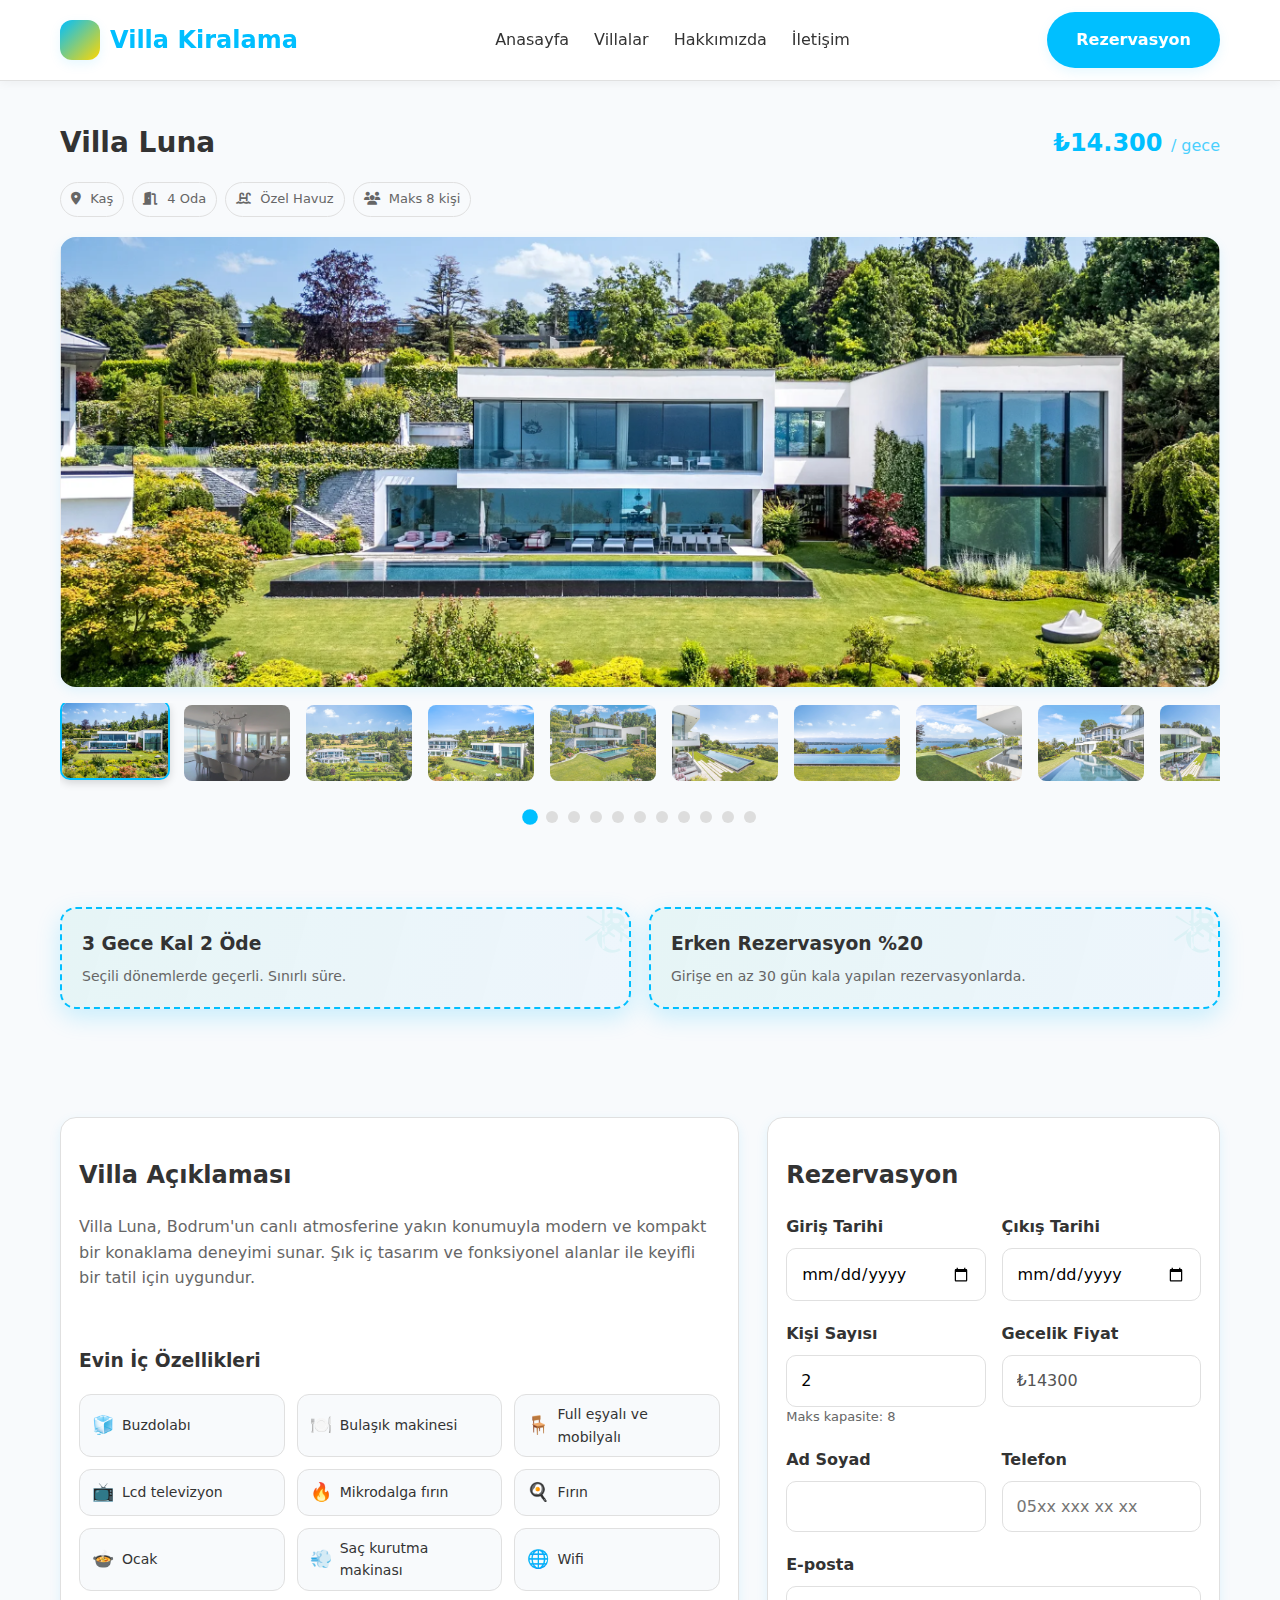
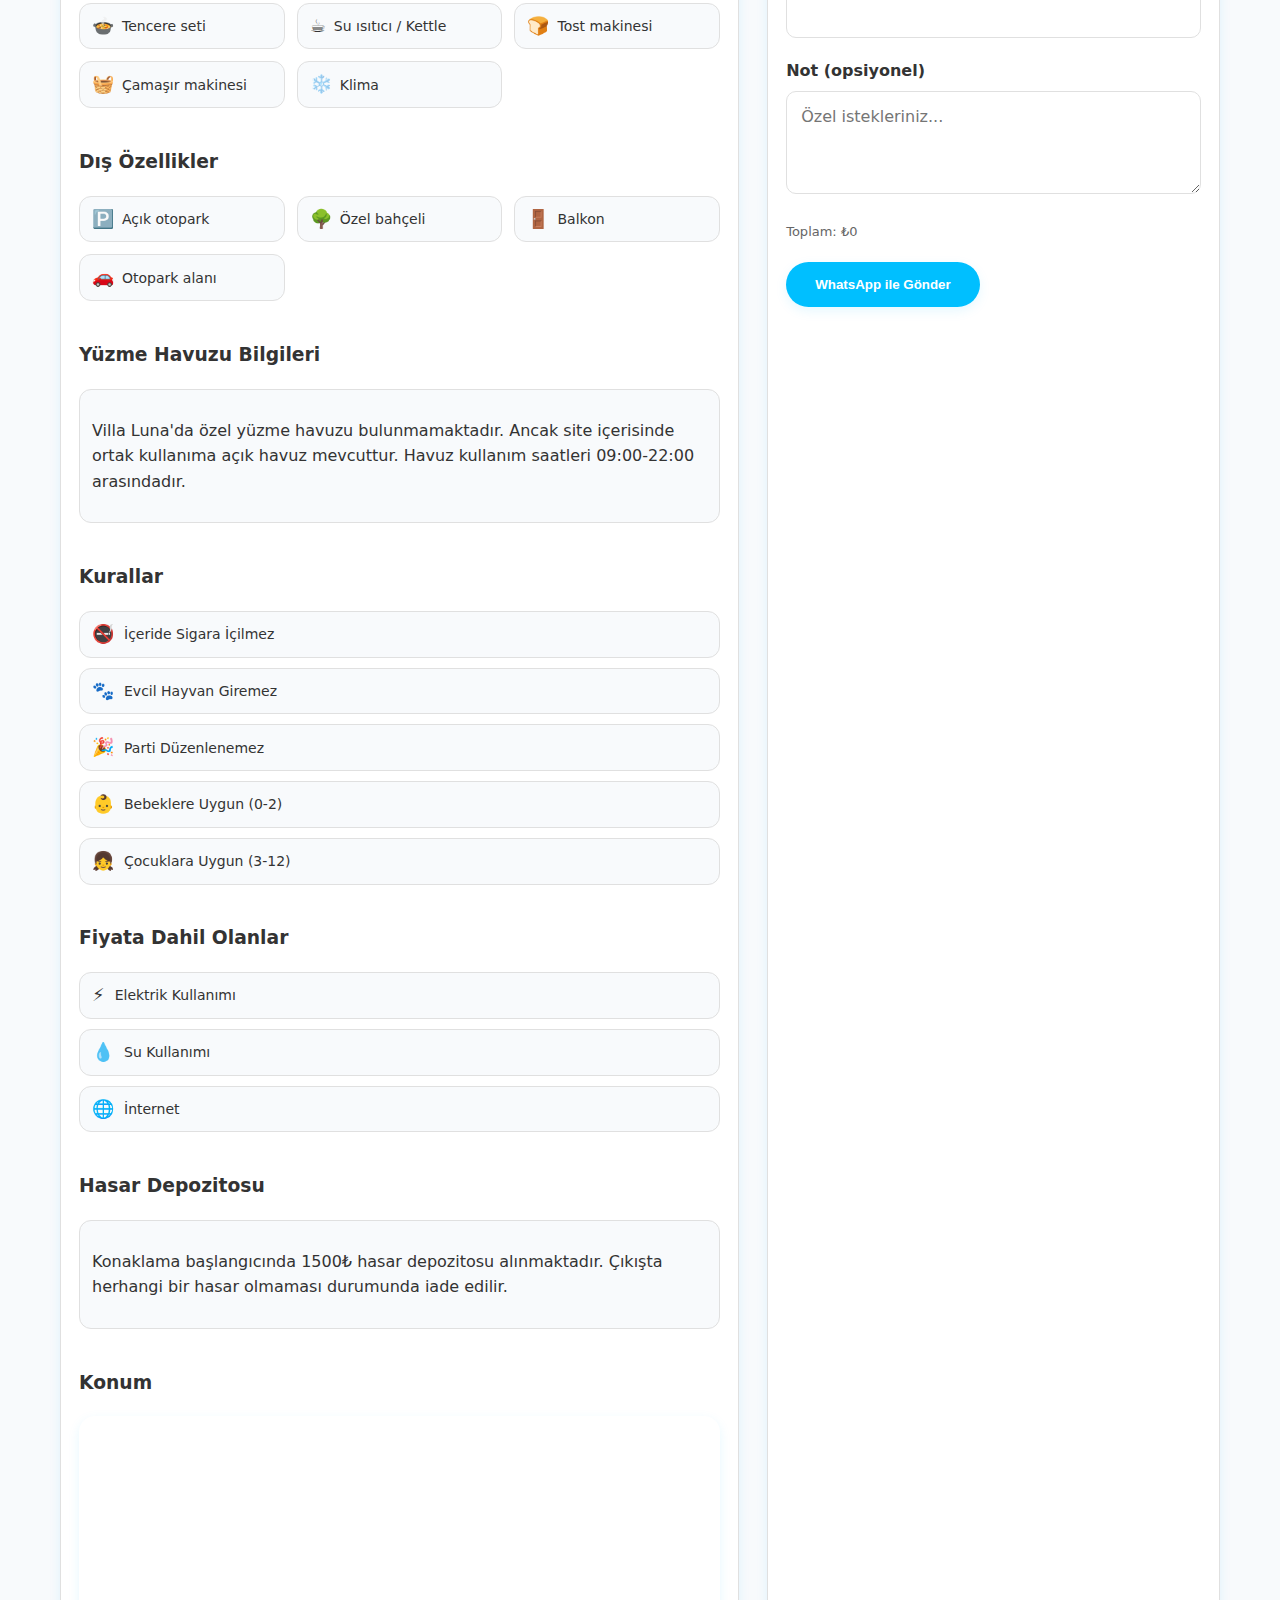
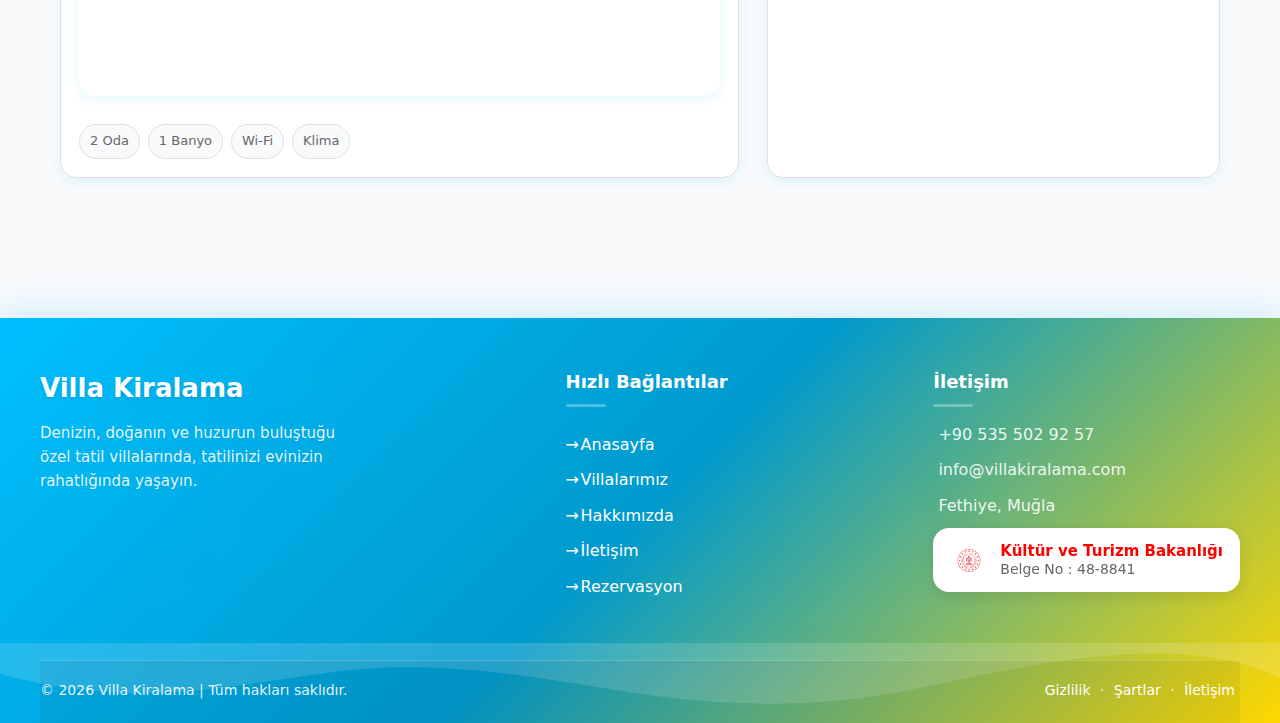
<file: villa-luna.html>
<!DOCTYPE html>
<html lang="tr">
<head>
  <meta charset="UTF-8" />
  <meta name="viewport" content="width=device-width, initial-scale=1" />
  <title>Villa Luna | Detay ve Rezervasyon</title>
  <link rel="stylesheet" href="assets/css/styles.css" />
  <link rel="stylesheet" href="https://cdnjs.cloudflare.com/ajax/libs/font-awesome/6.4.0/css/all.min.css" />
  <style>
    .layout { 
      display: grid; 
      grid-template-columns: 1.5fr 1fr; 
      gap: 28px; 
      margin-top: 28px; 
    }
    .map-embed { 
      border: 0; 
      width: 100%; 
      height: 280px; 
      border-radius: var(--radius);
      box-shadow: var(--shadow-sm);
    }
    .villa-title {
      display: flex;
      align-items: center;
      justify-content: space-between;
      margin-bottom: 16px;
    }
    .villa-title h1 {
      margin: 0;
    }
    .villa-price {
      font-size: 24px;
      font-weight: 700;
      color: var(--color-primary);
    }
    
    /* Villa Slider Styles */
    .villa-slider {
      margin-bottom: 24px;
      position: relative;
    }
    .slider-container {
      position: relative;
      border-radius: var(--radius);
      overflow: hidden;
      height: 450px;
      box-shadow: var(--shadow-sm);
    }
    .slider-wrapper {
      display: flex;
      height: 100%;
      transition: transform 0.5s ease;
    }
    .slider-slide {
      flex: 0 0 100%;
      height: 100%;
    }
    .slider-slide img {
      width: 100%;
      height: 100%;
      object-fit: cover;
      display: block;
    }
    /* Slider navigation removed and redesigned */
    .slider-container {
      position: relative;
      border-radius: var(--radius);
      overflow: hidden;
      height: 450px;
      box-shadow: var(--shadow-sm);
      touch-action: pan-y;
      user-select: none;
    }
    .slider-thumbs {
      margin-top: 16px;
      position: relative;
    }
    .thumbs-container {
      display: flex;
      gap: 12px;
      overflow-x: auto;
      padding-bottom: 8px;
      scroll-behavior: smooth;
    }
    .thumb {
      flex: 0 0 110px;
      height: 80px;
      border-radius: 10px;
      overflow: hidden;
      cursor: pointer;
      border: 2px solid transparent;
      transition: all 0.3s ease;
      opacity: 0.8;
    }
    .thumb img {
      width: 100%;
      height: 100%;
      object-fit: cover;
      display: block;
    }
    .thumb:hover {
      transform: translateY(-3px);
      opacity: 1;
      box-shadow: 0 3px 8px rgba(0, 0, 0, 0.15);
    }
    .thumb.active {
      border-color: var(--color-primary);
      opacity: 1;
      transform: translateY(-3px);
      box-shadow: 0 3px 8px rgba(0, 0, 0, 0.15);
    }
    .slider-dots {
      display: flex;
      justify-content: center;
      gap: 10px;
      margin-top: 20px;
    }
    .dot {
      width: 12px;
      height: 12px;
      border-radius: 50%;
      background-color: #ddd;
      cursor: pointer;
      transition: all 0.3s ease;
    }
    .dot.active {
      background-color: var(--color-primary);
      transform: scale(1.3);
    }
    /* EKLE */
    .slider-container { overscroll-behavior: contain; }
    .thumbs-container { overscroll-behavior-inline: contain; }

    @media (max-width: 860px) {
      .layout { grid-template-columns: 1fr; }
      .slider-container { height: 350px; }
    }
    @media (max-width: 580px) {
      .slider-container { height: 280px; }
      .slider-nav { width: 36px; height: 36px; font-size: 16px; }
      .thumb { flex: 0 0 90px; height: 65px; }
    }
  </style>
</head>
<body>
  <header class="header">
    <div class="container nav">
      <a href="index.html" class="logo"><span class="logo-badge"></span>Villa Kiralama</a>
      <button class="menu-toggle" aria-label="Menüyü aç/kapat" aria-expanded="false">
        <span></span><span></span><span></span>
      </button>
      <nav class="nav-links" aria-label="Ana menü">
        <a href="index.html">Anasayfa</a>
        <a href="villas.html">Villalar</a>
        <a href="hakkimizda.html">Hakkımızda</a>
        <a href="iletisim.html">İletişim</a>
      </nav>
      <a href="rezervasyon.html" class="btn nav-cta">Rezervasyon</a>
    </div>
  </header>

  <main class="section">
    <div class="container">
      <div class="villa-title">
        <h1 class="section-title">Villa Luna</h1>
        <div class="villa-price">₺14.300 <span style="font-size: 16px; font-weight: normal; opacity: 0.7">/ gece</span></div>
      </div>
      <div class="chips">
        <span class="chip"><i class="fas fa-map-marker-alt" style="margin-right: 5px;"></i> Kaş</span>
        <span class="chip"><i class="fas fa-door-open" style="margin-right: 5px;"></i> 4 Oda</span>
        <span class="chip"><i class="fas fa-swimming-pool" style="margin-right: 5px;"></i> Özel Havuz</span>
        <span class="chip"><i class="fas fa-users" style="margin-right: 5px;"></i> Maks 8 kişi</span>
      </div>

      <div class="spacer"></div>
      <div class="villa-slider">
        <div class="slider-container">
          <div class="slider-wrapper">
            <div class="slider-slide"><img src="assets/img/villaluna1.png" alt="Villa Luna ana görsel" /></div>
            <div class="slider-slide"><img src="assets/img/villaluna1a.png" alt="Bahçe/Havuz" /></div>
            <div class="slider-slide"><img src="assets/img/villaluna2.png" alt="İç mekan" /></div>
            <div class="slider-slide"><img src="assets/img/villaluna2a.png" alt="Dış görünüm" /></div>
            <div class="slider-slide"><img src="assets/img/villaluna3.png" alt="Küçük dış çekim" /></div>
            <div class="slider-slide"><img src="assets/img/villaluna4.png" alt="Küçük havuz" /></div>
            <div class="slider-slide"><img src="assets/img/villaluna4a.png" alt="Küçük iç mekan" /></div>
            <div class="slider-slide"><img src="assets/img/villaluna5.png" alt="Küçük dış görünüm" /></div>
            <div class="slider-slide"><img src="assets/img/villaluna6.png" alt="Küçük dış çekim" /></div>
            <div class="slider-slide"><img src="assets/img/villaluna7.png" alt="Küçük dış alan" /></div>
            <div class="slider-slide"><img src="assets/img/villaluna8.png" alt="Küçük iç mekan" /></div>
          </div>
        </div>
        <div class="slider-thumbs">
          <div class="thumbs-container">
            <div class="thumb active" data-index="0"><img src="assets/img/villaluna1.png" alt="Villa Luna ana görsel" /></div>
            <div class="thumb" data-index="1"><img src="assets/img/villaluna1a.png" alt="Bahçe/Havuz" /></div>
            <div class="thumb" data-index="2"><img src="assets/img/villaluna2.png" alt="İç mekan" /></div>
            <div class="thumb" data-index="3"><img src="assets/img/villaluna2a.png" alt="Dış görünüm" /></div>
            <div class="thumb" data-index="4"><img src="assets/img/villaluna3.png" alt="Küçük dış çekim" /></div>
            <div class="thumb" data-index="5"><img src="assets/img/villaluna4.png" alt="Küçük havuz" /></div>
            <div class="thumb" data-index="6"><img src="assets/img/villaluna4a.png" alt="Küçük iç mekan" /></div>
            <div class="thumb" data-index="7"><img src="assets/img/villaluna5.png" alt="Küçük dış görünüm" /></div>
            <div class="thumb" data-index="8"><img src="assets/img/villaluna6.png" alt="Küçük dış çekim" /></div>
            <div class="thumb" data-index="9"><img src="assets/img/villaluna7.png" alt="Küçük dış alan" /></div>
            <div class="thumb" data-index="10"><img src="assets/img/villaluna8.png" alt="Küçük iç mekan" /></div>
          </div>
        </div>
        <div class="slider-dots">
          <span class="dot active" data-index="0"></span>
          <span class="dot" data-index="1"></span>
          <span class="dot" data-index="2"></span>
          <span class="dot" data-index="3"></span>
          <span class="dot" data-index="4"></span>
          <span class="dot" data-index="5"></span>
          <span class="dot" data-index="6"></span>
          <span class="dot" data-index="7"></span>
          <span class="dot" data-index="8"></span>
          <span class="dot" data-index="9"></span>
          <span class="dot" data-index="10"></span>
        </div>
      </div>

      <!-- Fırsatlar / Kampanyalar (galeri altı) -->
      <div class="spacer"></div>
      <section class="section" aria-label="Fırsatlar">
        <div class="campaigns">
          <div class="campaign">
            <h3>3 Gece Kal 2 Öde</h3>
            <div class="meta">Seçili dönemlerde geçerli. Sınırlı süre.</div>
          </div>
          <div class="campaign">
            <h3>Erken Rezervasyon %20</h3>
            <div class="meta">Girişe en az 30 gün kala yapılan rezervasyonlarda.</div>
          </div>
        </div>
      </section>

      <div class="layout">
        <article class="form-card">
          <h2>Villa Açıklaması</h2>
          <p class="muted">Villa Luna, Bodrum'un canlı atmosferine yakın konumuyla modern ve kompakt bir konaklama deneyimi sunar. Şık iç tasarım ve fonksiyonel alanlar ile keyifli bir tatil için uygundur.</p>
          <div class="spacer"></div>
          
          <h3>Evin İç Özellikleri</h3>
          <div class="features-grid">
            <div class="feature-item">
              <span class="feature-icon">🧊</span>
              <span class="feature-text">Buzdolabı</span>
            </div>
            <div class="feature-item">
              <span class="feature-icon">🍽️</span>
              <span class="feature-text">Bulaşık makinesi</span>
            </div>
            <div class="feature-item">
              <span class="feature-icon">🪑</span>
              <span class="feature-text">Full eşyalı ve mobilyalı</span>
            </div>
            <div class="feature-item">
              <span class="feature-icon">📺</span>
              <span class="feature-text">Lcd televizyon</span>
            </div>
            <div class="feature-item">
              <span class="feature-icon">🔥</span>
              <span class="feature-text">Mikrodalga fırın</span>
            </div>
            <div class="feature-item">
              <span class="feature-icon">🍳</span>
              <span class="feature-text">Fırın</span>
            </div>
            <div class="feature-item">
              <span class="feature-icon">🍲</span>
              <span class="feature-text">Ocak</span>
            </div>
            <div class="feature-item">
              <span class="feature-icon">💨</span>
              <span class="feature-text">Saç kurutma makinası</span>
            </div>
            <div class="feature-item">
              <span class="feature-icon">🌐</span>
              <span class="feature-text">Wifi</span>
            </div>
            <div class="feature-item">
              <span class="feature-icon">🍲</span>
              <span class="feature-text">Tencere seti</span>
            </div>
            <div class="feature-item">
              <span class="feature-icon">☕</span>
              <span class="feature-text">Su ısıtıcı / Kettle</span>
            </div>
            <div class="feature-item">
              <span class="feature-icon">🍞</span>
              <span class="feature-text">Tost makinesi</span>
            </div>
            <div class="feature-item">
              <span class="feature-icon">🧺</span>
              <span class="feature-text">Çamaşır makinesi</span>
            </div>
            <div class="feature-item">
              <span class="feature-icon">❄️</span>
              <span class="feature-text">Klima</span>
            </div>
          </div>
          
          <div class="spacer"></div>
          <h3>Dış Özellikler</h3>
          <div class="features-grid">
            <div class="feature-item">
              <span class="feature-icon">🅿️</span>
              <span class="feature-text">Açık otopark</span>
            </div>
            <div class="feature-item">
              <span class="feature-icon">🌳</span>
              <span class="feature-text">Özel bahçeli</span>
            </div>
            <div class="feature-item">
              <span class="feature-icon">🚪</span>
              <span class="feature-text">Balkon</span>
            </div>
            <div class="feature-item">
              <span class="feature-icon">🚗</span>
              <span class="feature-text">Otopark alanı</span>
            </div>
          </div>
          
          <div class="spacer"></div>
          <h3>Yüzme Havuzu Bilgileri</h3>
          <div class="info-section">
            <p>Villa Luna'da özel yüzme havuzu bulunmamaktadır. Ancak site içerisinde ortak kullanıma açık havuz mevcuttur. Havuz kullanım saatleri 09:00-22:00 arasındadır.</p>
          </div>
          
          <div class="spacer"></div>
          <h3>Kurallar</h3>
          <div class="rules-section">
            <div class="rule-item">
              <span class="rule-icon">🚭</span>
              <span class="rule-text">İçeride Sigara İçilmez</span>
            </div>
            <div class="rule-item">
              <span class="rule-icon">🐾</span>
              <span class="rule-text">Evcil Hayvan Giremez</span>
            </div>
            <div class="rule-item">
              <span class="rule-icon">🎉</span>
              <span class="rule-text">Parti Düzenlenemez</span>
            </div>
            <div class="rule-item">
              <span class="rule-icon">👶</span>
              <span class="rule-text">Bebeklere Uygun (0-2)</span>
            </div>
            <div class="rule-item">
              <span class="rule-icon">👧</span>
              <span class="rule-text">Çocuklara Uygun (3-12)</span>
            </div>
          </div>
          
          <div class="spacer"></div>
          <h3>Fiyata Dahil Olanlar</h3>
          <div class="included-section">
            <div class="included-item">
              <span class="included-icon">⚡</span>
              <span class="included-text">Elektrik Kullanımı</span>
            </div>
            <div class="included-item">
              <span class="included-icon">💧</span>
              <span class="included-text">Su Kullanımı</span>
            </div>
            <div class="included-item">
              <span class="included-icon">🌐</span>
              <span class="included-text">İnternet</span>
            </div>
          </div>
          
          <div class="spacer"></div>
          <h3>Hasar Depozitosu</h3>
          <div class="info-section">
            <p>Konaklama başlangıcında 1500₺ hasar depozitosu alınmaktadır. Çıkışta herhangi bir hasar olmaması durumunda iade edilir.</p>
          </div>
          
          <div class="spacer"></div>
          <h3>Konum</h3>
          <iframe class="map-embed" loading="lazy" allowfullscreen
            referrerpolicy="no-referrer-when-downgrade"
            src="https://www.google.com/maps/embed?pb=!1m18!1m12!1m3!1d50303.33866644986!2d27.4255!3d37.0344!2m3!1f0!2f0!3f0!3m2!1i1024!2i768!4f13.1!3m3!1m2!1s0x14be6c3878c3cad1%3A0xba95461a5e2c82cb!2sBodrum%2C%20Mu%C4%9Fla!5e0!3m2!1str!2str!4v1700000000000"></iframe>
          <div class="spacer"></div>
          <div class="chips">
            <span class="chip">2 Oda</span>
            <span class="chip">1 Banyo</span>
            <span class="chip">Wi‑Fi</span>
            <span class="chip">Klima</span>
          </div>
        </article>

        <aside class="form-card">
          <h2>Rezervasyon</h2>
          <!-- Luna: max 8, gecelik 14300 -->
          <form id="villaForm" novalidate>
            <div class="form-row">
              <div>
                <label for="giris">Giriş Tarihi</label>
                <input type="date" id="giris" required />
              </div>
              <div>
                <label for="cikis">Çıkış Tarihi</label>
                <input type="date" id="cikis" required />
              </div>
            </div>
            <div class="spacer"></div>
            <div class="form-row">
              <div>
                <label for="kisi">Kişi Sayısı</label>
                <input type="number" id="kisi" min="1" max="8" value="2" required />
                <div class="helper">Maks kapasite: 8</div>
              </div>
              <div>
                <label>Gecelik Fiyat</label>
                <input type="text" value="₺14300" disabled />
              </div>
            </div>
            <div class="spacer"></div>
            <div class="form-row">
              <div>
                <label for="ad">Ad Soyad</label>
                <input type="text" id="ad" required />
              </div>
              <div>
                <label for="tel">Telefon</label>
                <input type="tel" id="tel" placeholder="05xx xxx xx xx" required />
              </div>
            </div>
            <div class="spacer"></div>
            <div>
              <label for="eposta">E-posta</label>
              <input type="email" id="eposta" required />
            </div>
            <div class="spacer"></div>
            <div>
              <label for="not">Not (opsiyonel)</label>
              <textarea id="not" rows="3" placeholder="Özel istekleriniz..."></textarea>
            </div>
            <div class="spacer"></div>
            <div class="helper" id="tutarInfo">Toplam: ₺0</div>
            <div class="spacer"></div>
            <button type="submit" class="btn">WhatsApp ile Gönder</button>
          </form>
        </aside>
      </div>
      
    </div>
  </main>

  <footer class="footer">
    <div class="container footer-inner">
      <div>
        <div class="brand">Villa Kiralama</div>
        <div class="sub">Denizin, doğanın ve huzurun buluştuğu özel tatil villalarında, tatilinizi evinizin rahatlığında yaşayın.</div>
        <div class="footer-social">
          <a href="#" aria-label="Instagram"><i class="footer-icon"></i></a>
          <a href="#" aria-label="Facebook"><i class="footer-icon"></i></a>
          <a href="#" aria-label="Twitter"><i class="footer-icon"></i></a>
          <a href="#" aria-label="WhatsApp"><i class="footer-icon"></i></a>
        </div>
      </div>
      <div class="footer-links">
        <h3 class="footer-heading">Hızlı Bağlantılar</h3>
        <a href="index.html">Anasayfa</a>
        <a href="villas.html">Villalarımız</a>
        <a href="hakkimizda.html">Hakkımızda</a>
        <a href="iletisim.html">İletişim</a>
        <a href="rezervasyon.html">Rezervasyon</a>
      </div>
      <div>
        <h3 class="footer-heading">İletişim</h3>
        <p class="footer-contact"><i class="footer-icon"></i> +90 535 502 92 57</p>
        <p class="footer-contact"><i class="footer-icon"></i> info@villakiralama.com</p>
        <p class="footer-contact"><i class="footer-icon"></i> Fethiye, Muğla</p>
        <div class="ktr-badge" role="note" aria-label="Kültür ve Turizm Bakanlığı Belge Bilgisi">
          <img src="assets/img/kvtb.svg" alt="Kültür ve Turizm Bakanlığı Logosu" />
          <div class="ktr-text">
            <div class="ktr-title">Kültür ve Turizm Bakanlığı</div>
            <div class="ktr-sub">Belge No : 48-8841</div>
          </div>
        </div>
      </div>
    </div>
    <div class="container footer-bottom">
      <div>© <span id="yil"></span> Villa Kiralama | Tüm hakları saklıdır.</div>
      <div class="footer-legal"><a href="#">Gizlilik</a> · <a href="#">Şartlar</a> · <a href="iletisim.html">İletişim</a></div>
    </div>
  </footer>

  

  <script src="assets/js/main.js"></script>
  <script>
    // Villa Slider Fonksiyonalitesi
   // Villa Slider Fonksiyonalitesi (DÜZELTİLMİŞ)
document.addEventListener('DOMContentLoaded', function () {
  const root = document.querySelector('.villa-slider');
  if (!root) return;

  const sliderContainer = root.querySelector('.slider-container');
  // Aynı slider'a ikinci kez init etmeyi engelle (main.js vs. çakışmasın)
  if (sliderContainer.dataset.sliderInit === '1') return;
  sliderContainer.dataset.sliderInit = '1';

  const sliderWrapper   = root.querySelector('.slider-wrapper');
  const slides          = root.querySelectorAll('.slider-slide');
  const thumbs          = root.querySelectorAll('.thumb');
  const dots            = root.querySelectorAll('.dot');
  const thumbsContainer = root.querySelector('.thumbs-container');

  let currentIndex = 0;
  const totalSlides = slides.length;

  // ---- Yardımcı: aktif thumb'ı yatayda merkezle (scrollIntoView YOK) ----
  function centerActiveThumb() {
    const active = root.querySelector('.thumb.active');
    if (!active || !thumbsContainer) return;

    const cRect = thumbsContainer.getBoundingClientRect();
    const tRect = active.getBoundingClientRect();
    const targetLeft =
      thumbsContainer.scrollLeft +
      (tRect.left - cRect.left) -
      (cRect.width / 2 - tRect.width / 2);

    thumbsContainer.scrollTo({ left: targetLeft, behavior: 'smooth' });
  }

  // ---- Slide değiştir ----
  function goToSlide(index) {
    if (index < 0) index = totalSlides - 1;
    if (index >= totalSlides) index = 0;

    currentIndex = index;
    sliderWrapper.style.transform = `translateX(-${currentIndex * 100}%)`;

    thumbs.forEach((thumb, i) => thumb.classList.toggle('active', i === currentIndex));
    dots.forEach((dot, i) => dot.classList.toggle('active', i === currentIndex));

    // scrollIntoView yerine güvenli yatay kaydırma
    centerActiveThumb();
  }

  // ---- Auto slide kontrol ----
  let autoSlideInterval = null;
  let resumeTimeout = null;

  function startAutoSlide() {
    stopAutoSlide();
    autoSlideInterval = setInterval(() => {
      goToSlide(currentIndex + 1);
    }, 5000);
  }
  function stopAutoSlide() {
    if (autoSlideInterval) { clearInterval(autoSlideInterval); autoSlideInterval = null; }
  }
  function pauseThenResume(delay = 3000) {
    stopAutoSlide();
    if (resumeTimeout) clearTimeout(resumeTimeout);
    resumeTimeout = setTimeout(startAutoSlide, delay);
  }

  // ---- Etkileşimler ----
  thumbs.forEach((thumb, i) => {
    thumb.addEventListener('click', () => { goToSlide(i); pauseThenResume(); });
  });
  dots.forEach((dot, i) => {
    dot.addEventListener('click', () => { goToSlide(i); pauseThenResume(); });
  });

  document.addEventListener('keydown', (e) => {
    if (e.key === 'ArrowLeft' || e.key === 'ArrowRight') {
      e.preventDefault(); // sayfanın ok tuşuyla kaymasını engelle
      goToSlide(currentIndex + (e.key === 'ArrowRight' ? 1 : -1));
      pauseThenResume();
    }
  });

  // ---- Touch swipe ----
  let startX = 0, startY = 0, swiping = false;

  sliderContainer.addEventListener('touchstart', (e) => {
    const t = e.touches[0];
    startX = t.clientX; startY = t.clientY;
    swiping = true;
    stopAutoSlide(); // etkileşimde dur
  }, { passive: true });

  sliderContainer.addEventListener('touchmove', (e) => {
    if (!swiping) return;
    const t = e.touches[0];
    const diffX = t.clientX - startX;
    const diffY = t.clientY - startY;

    // yatay hareket dikeyden büyükse sayfa kaymasın
    if (Math.abs(diffX) > Math.abs(diffY)) {
      e.preventDefault();
    }
  }, { passive: false });

  sliderContainer.addEventListener('touchend', (e) => {
    if (!swiping) return;
    swiping = false;

    const t = e.changedTouches[0];
    const diffX = t.clientX - startX;
    const threshold = 50;

    if (diffX > threshold)      goToSlide(currentIndex - 1);
    else if (diffX < -threshold) goToSlide(currentIndex + 1);

    pauseThenResume(); // 3 sn sonra otomatik devam et
  });

  // Hover'da durdur (masaüstü)
  sliderContainer.addEventListener('mouseenter', stopAutoSlide);
  sliderContainer.addEventListener('mouseleave', () => pauseThenResume(1000));

  // Başlat
  startAutoSlide();
});

    



    // Rezervasyon Formu Fonksiyonalitesi
    const giris = document.getElementById('giris');
    const cikis = document.getElementById('cikis');
    const tutarInfo = document.getElementById('tutarInfo');
    const form = document.getElementById('villaForm');
    const pricePerNight = 14300; // Luna
    const maxCapacity = 8;
    function nightsBetween(a,b){ return Math.round((b - a) / (1000*60*60*24)); }
    function isEarlyBooking(d){ if(!d) return false; const t=new Date(); const d0=new Date(t.getFullYear(),t.getMonth(),t.getDate()); const d1=new Date(d.getFullYear(),d.getMonth(),d.getDate()); return nightsBetween(d0,d1)>=30; }
    function calc(){
      const gs = giris.value ? new Date(giris.value) : null;
      const cs = cikis.value ? new Date(cikis.value) : null;
      if (!gs || !cs || cs <= gs) { tutarInfo.textContent = 'Toplam: ₺0'; return; }
      const nights = nightsBetween(gs, cs);
      let payable = nights; const applied=[];
      if(nights>=3){ const free=Math.floor(nights/3); if(free>0){ payable=nights-free; applied.push(`3 Gece Kal 2 Öde: ${free} gece ücretsiz`); } }
      let subtotal = payable * pricePerNight;
      if(isEarlyBooking(gs)){ const disc=Math.round(subtotal*0.20); subtotal-=disc; applied.push('%20 Erken Rezervasyon indirimi'); }
      const total = Math.round(subtotal * 1.08);
      tutarInfo.textContent = `Toplam: ₺${total.toLocaleString('tr-TR')}${applied.length?` — ${applied.join(' + ')}`:''}`;
    }
    giris.addEventListener('change', calc);
    cikis.addEventListener('change', calc);
    calc();

    form.addEventListener('submit', (e)=>{
      e.preventDefault();
      if(!form.checkValidity()){ alert('Lütfen gerekli alanları doldurun.'); return; }
      const kisiVal = Number(document.getElementById('kisi').value);
      if (kisiVal > maxCapacity) { alert(`Bu villa için maksimum kapasite ${maxCapacity} kişidir.`); return; }
      const gs = giris.value || '-';
      const cs = cikis.value || '-';
      const nights = (giris.value && cikis.value) ? nightsBetween(new Date(giris.value), new Date(cikis.value)) : 0;
      let payable = nights; const applied=[]; if(nights>=3){ const free=Math.floor(nights/3); if(free>0){ payable=nights-free; applied.push(`3 Gece Kal 2 Öde: ${free} gece ücretsiz`); } }
      let subtotal = payable * pricePerNight; if(giris.value && isEarlyBooking(new Date(giris.value))){ const disc=Math.round(subtotal*0.20); subtotal-=disc; applied.push('%20 Erken Rezervasyon indirimi'); }
      const total = Math.round(subtotal * 1.08);
      const ad = document.getElementById('ad').value.trim();
      const tel = document.getElementById('tel').value.trim();
      const eposta = document.getElementById('eposta').value.trim();
      const notText = document.getElementById('not').value.trim();
      const lines = [
        'Merhaba, Villa Luna için rezervasyon talebim var:',
        `Giriş: ${gs}`,
        `Çıkış: ${cs}`,
        `Gece Sayısı: ${nights}`,
        `Kişi: ${kisiVal}`,
        `Gecelik: ₺${pricePerNight.toLocaleString('tr-TR')}`,
        `Toplam (vergili): ₺${Math.round(total).toLocaleString('tr-TR')}`,
        ...(applied.length? [`Kampanyalar: ${applied.join(' + ')}`] : []),
        `Ad Soyad: ${ad}`,
        `Telefon: ${tel}`,
        `E-posta: ${eposta}`,
        `Not: ${notText || '-'}`
      ];
      const message = encodeURIComponent(lines.join('\n'));
      window.location.href = `https://wa.me/905355029257?text=${message}`;
    });
  </script>
</body>
</html>
</file>
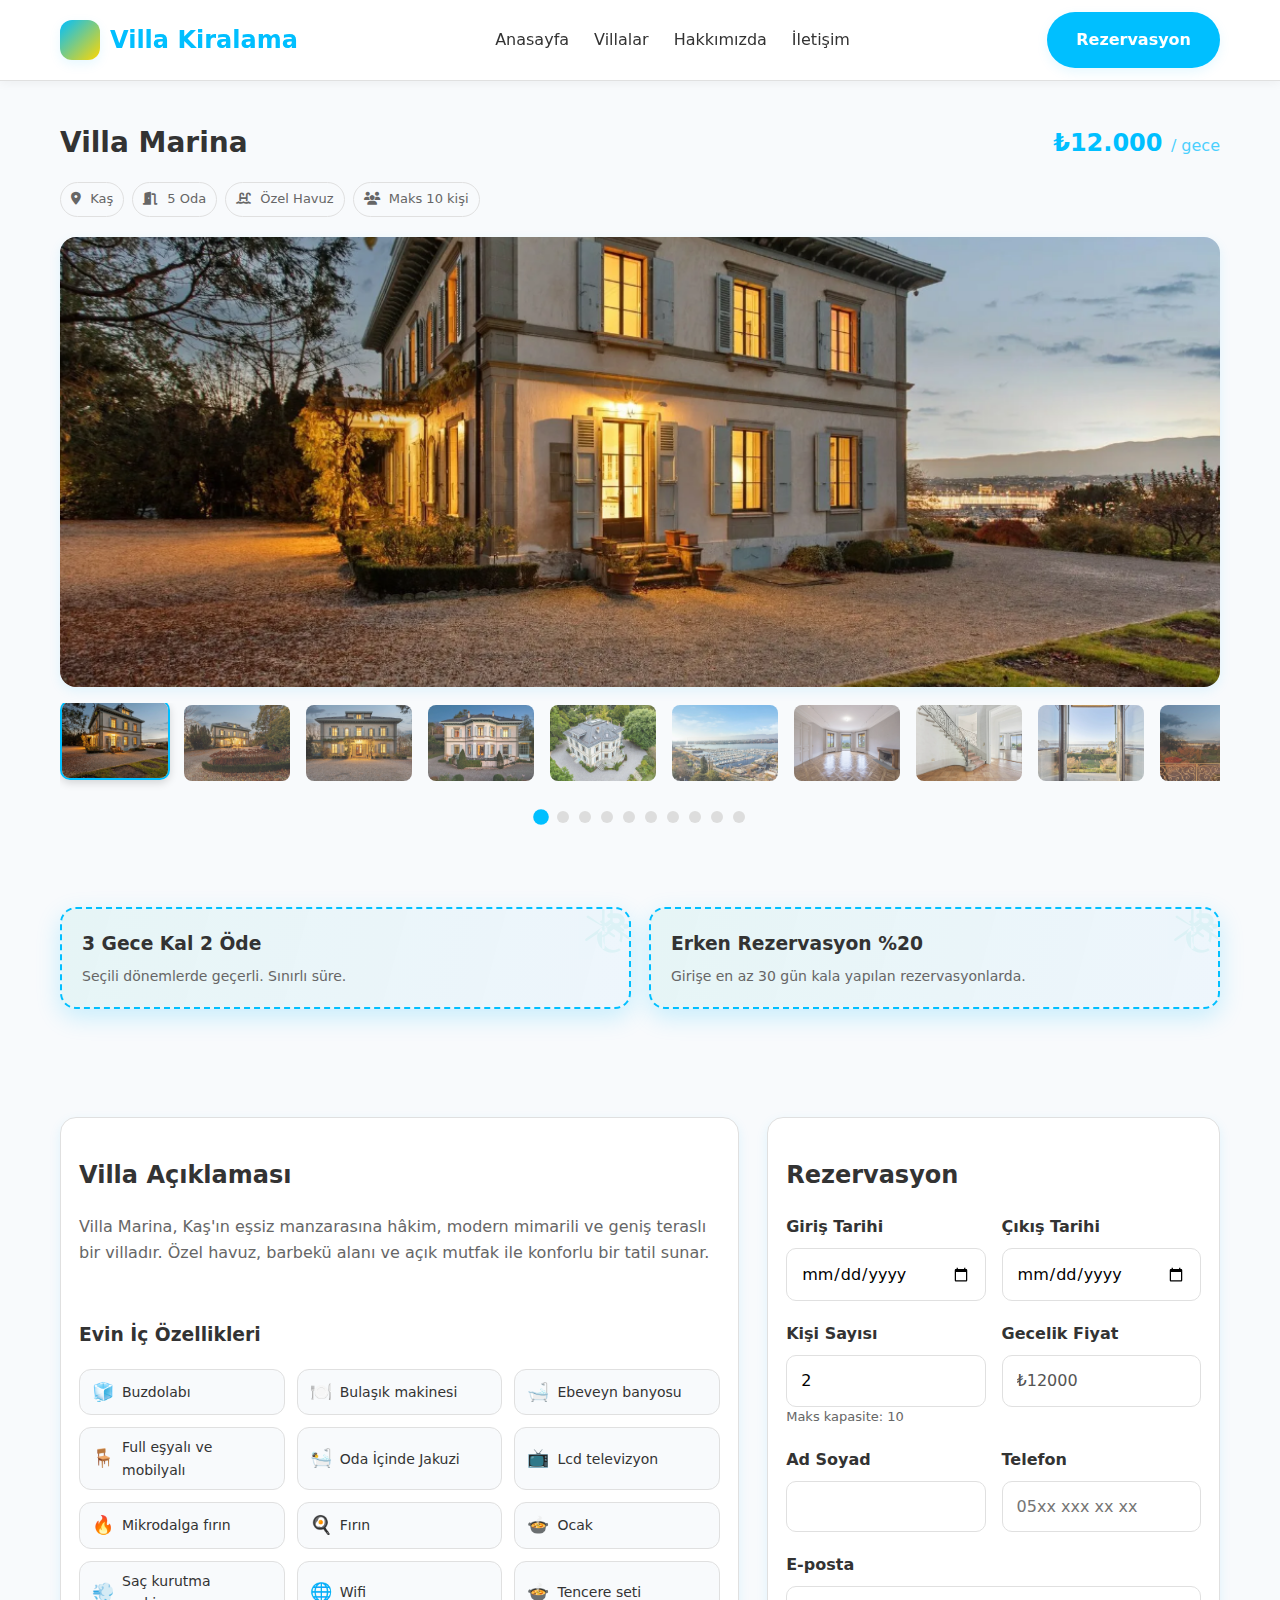
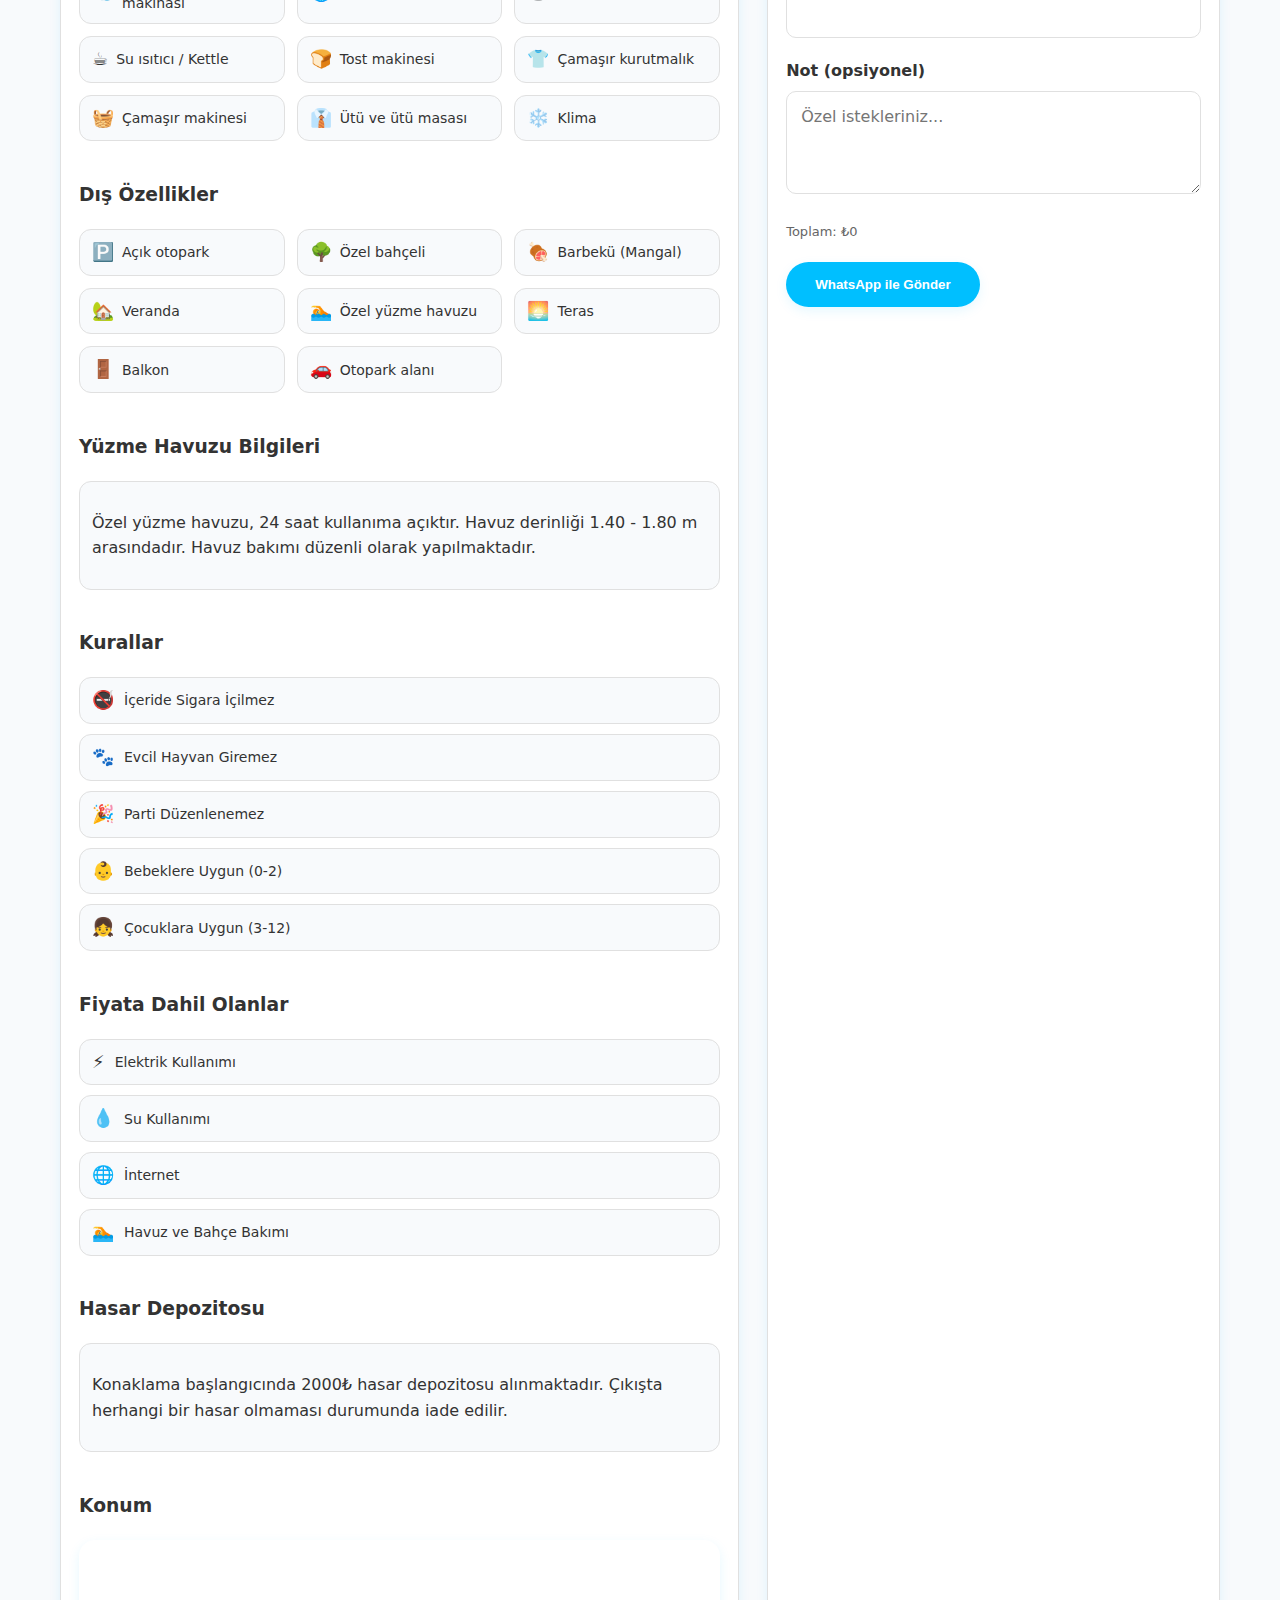
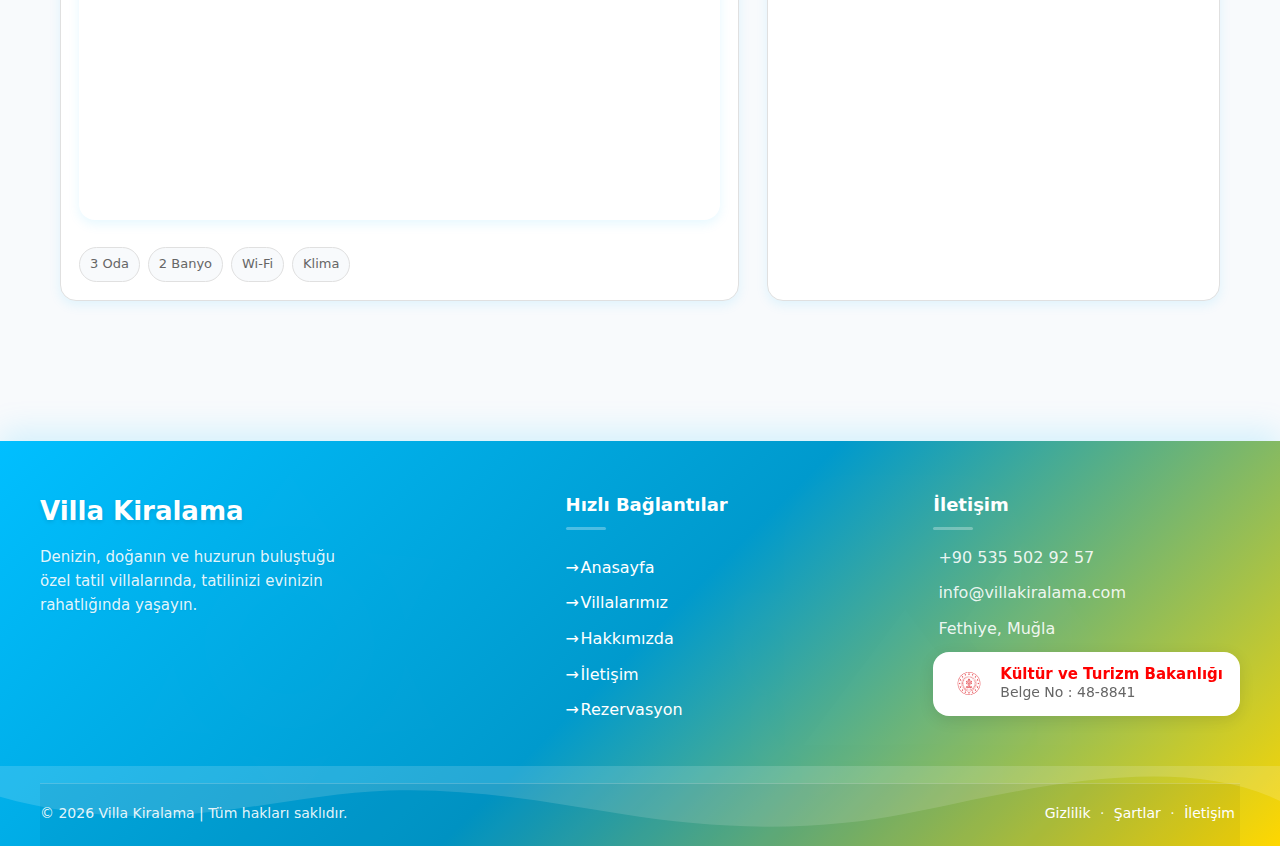
<file: villa-marina.html>
<!DOCTYPE html>
<html lang="tr">
<head>
  <meta charset="UTF-8" />
  <meta name="viewport" content="width=device-width, initial-scale=1" />
  <title>Villa Marina | Detay ve Rezervasyon</title>
  <link rel="stylesheet" href="assets/css/styles.css" />
  <link rel="stylesheet" href="https://cdnjs.cloudflare.com/ajax/libs/font-awesome/6.4.0/css/all.min.css" />
  <style>
    .gallery { 
      display: grid; 
      grid-template-columns: 2fr 1fr; 
      gap: 16px; 
      margin-bottom: 16px;
    }
    .gallery img { 
      border-radius: var(--radius); 
      height: 100%; 
      object-fit: cover; 
      width: 100%; 
      transition: transform 0.3s ease, box-shadow 0.3s ease;
    }
    .gallery img:hover {
      transform: scale(1.01);
      box-shadow: var(--shadow-md);
    }
    .gallery .side { 
      display: grid; 
      gap: 16px; 
    }
    .layout { 
      display: grid; 
      grid-template-columns: 1.5fr 1fr; 
      gap: 28px; 
      margin-top: 28px; 
    }
    .map-embed { 
      border: 0; 
      width: 100%; 
      height: 280px; 
      border-radius: var(--radius);
      box-shadow: var(--shadow-sm);
    }
    .villa-title {
      display: flex;
      align-items: center;
      justify-content: space-between;
      margin-bottom: 16px;
    }
    .villa-title h1 {
      margin: 0;
    }
    .villa-price {
      font-size: 24px;
      font-weight: 700;
      color: var(--color-primary);
    }
    /* Villa Slider Styles */
    .villa-slider {
      margin-bottom: 24px;
      position: relative;
    }
    .slider-container {
      position: relative;
      border-radius: var(--radius);
      overflow: hidden;
      height: 450px;
      box-shadow: var(--shadow-sm);
    }
    .slider-wrapper {
      display: flex;
      height: 100%;
      transition: transform 0.5s ease;
    }
    .slider-slide {
      flex: 0 0 100%;
      height: 100%;
    }
    .slider-slide img {
      width: 100%;
      height: 100%;
      object-fit: cover;
      display: block;
    }
    /* Slider navigation removed and redesigned */
    .slider-container {
      position: relative;
      border-radius: var(--radius);
      overflow: hidden;
      height: 450px;
      box-shadow: var(--shadow-sm);
      touch-action: pan-y;
      user-select: none;
    }
    .slider-thumbs {
      margin-top: 16px;
      position: relative;
    }
    .thumbs-container {
      display: flex;
      gap: 12px;
      overflow-x: auto;
      padding-bottom: 8px;
      scroll-behavior: smooth;
    }
    .thumb {
      flex: 0 0 110px;
      height: 80px;
      border-radius: 10px;
      overflow: hidden;
      cursor: pointer;
      border: 2px solid transparent;
      transition: all 0.3s ease;
      opacity: 0.8;
    }
    .thumb img {
      width: 100%;
      height: 100%;
      object-fit: cover;
      display: block;
    }
    .thumb:hover {
      transform: translateY(-3px);
      opacity: 1;
      box-shadow: 0 3px 8px rgba(0, 0, 0, 0.15);
    }
    .thumb.active {
      border-color: var(--color-primary);
      opacity: 1;
      transform: translateY(-3px);
      box-shadow: 0 3px 8px rgba(0, 0, 0, 0.15);
    }
    .slider-dots {
      display: flex;
      justify-content: center;
      gap: 10px;
      margin-top: 20px;
    }
    .dot {
      width: 12px;
      height: 12px;
      border-radius: 50%;
      background-color: #ddd;
      cursor: pointer;
      transition: all 0.3s ease;
    }
    .dot.active {
      background-color: var(--color-primary);
      transform: scale(1.3);
    }
        /* EKLE */
    .slider-container { overscroll-behavior: contain; }
    .thumbs-container { overscroll-behavior-inline: contain; }

    @media (max-width: 860px) {
      .layout { grid-template-columns: 1fr; }
      .slider-container { height: 350px; }
    }
    @media (max-width: 580px) {
      .slider-container { height: 280px; }
      .slider-nav { width: 36px; height: 36px; font-size: 16px; }
      .thumb { flex: 0 0 90px; height: 65px; }
    }
  </style>
</head>
<body>
  <!-- Üst Menü -->
  <header class="header">
    <div class="container nav">
      <a href="index.html" class="logo"><span class="logo-badge"></span>Villa Kiralama</a>
      <button class="menu-toggle" aria-label="Menüyü aç/kapat" aria-expanded="false">
        <span></span><span></span><span></span>
      </button>
      <nav class="nav-links" aria-label="Ana menü">
        <a href="index.html">Anasayfa</a>
        <a href="villas.html">Villalar</a>
        <a href="hakkimizda.html">Hakkımızda</a>
        <a href="iletisim.html">İletişim</a>
      </nav>
      <a href="rezervasyon.html" class="btn nav-cta">Rezervasyon</a>
    </div>
  </header>

  <main class="section">
    <div class="container">
      <!-- Başlık ve kısa özellikler -->
      <div class="villa-title">
        <h1 class="section-title">Villa Marina</h1>
        <div class="villa-price">₺12.000 <span style="font-size: 16px; font-weight: normal; opacity: 0.7">/ gece</span></div>
      </div>
      <div class="chips">
        <span class="chip"><i class="fas fa-map-marker-alt" style="margin-right: 5px;"></i> Kaş</span>
        <span class="chip"><i class="fas fa-door-open" style="margin-right: 5px;"></i> 5 Oda</span>
        <span class="chip"><i class="fas fa-swimming-pool" style="margin-right: 5px;"></i> Özel Havuz</span>
        <span class="chip"><i class="fas fa-users" style="margin-right: 5px;"></i> Maks 10 kişi</span>
      </div>

      <!-- Fotoğraf Galerisi (iç/dış çekim) -->
      <div class="spacer"></div>
      <div class="villa-slider">
        <div class="slider-container">
          <div class="slider-wrapper">
            <div class="slider-slide"><img src="assets/img/villamarina1.png" alt="Villa Luna ana görsel" /></div>
            <div class="slider-slide"><img src="assets/img/villamarina2.png" alt="Bahçe/Havuz" /></div>
            <div class="slider-slide"><img src="assets/img/villamarina3.png" alt="İç mekan" /></div>
            <div class="slider-slide"><img src="assets/img/villamarina4.png" alt="Dış görünüm" /></div>
            <div class="slider-slide"><img src="assets/img/villamarina5.png" alt="Küçük dış çekim" /></div>
            <div class="slider-slide"><img src="assets/img/villamarina6.png" alt="Küçük havuz" /></div>
            <div class="slider-slide"><img src="assets/img/villamarina7.png" alt="Küçük iç mekan" /></div>
            <div class="slider-slide"><img src="assets/img/villamarina8.png" alt="Küçük dış görünüm" /></div>
            <div class="slider-slide"><img src="assets/img/villamarina9.png" alt="Küçük dış çekim" /></div>
            <div class="slider-slide"><img src="assets/img/villamarina10.png" alt="Küçük dış alan" /></div>
          </div>
        </div>
        <div class="slider-thumbs">
          <div class="thumbs-container">
            <div class="thumb active" data-index="0"><img src="assets/img/villamarina1.png" alt="Villa Luna ana görsel" /></div>
            <div class="thumb" data-index="1"><img src="assets/img/villamarina2.png" alt="Bahçe/Havuz" /></div>
            <div class="thumb" data-index="2"><img src="assets/img/villamarina3.png" alt="İç mekan" /></div>
            <div class="thumb" data-index="3"><img src="assets/img/villamarina4.png" alt="Dış görünüm" /></div>
            <div class="thumb" data-index="4"><img src="assets/img/villamarina5.png" alt="Küçük dış çekim" /></div>
            <div class="thumb" data-index="5"><img src="assets/img/villamarina6.png" alt="Küçük havuz" /></div>
            <div class="thumb" data-index="6"><img src="assets/img/villamarina7.png" alt="Küçük iç mekan" /></div>
            <div class="thumb" data-index="7"><img src="assets/img/villamarina8.png" alt="Küçük dış görünüm" /></div>
            <div class="thumb" data-index="8"><img src="assets/img/villamarina9.png" alt="Küçük dış çekim" /></div>
            <div class="thumb" data-index="9"><img src="assets/img/villamarina10.png" alt="Küçük dış alan" /></div>
          </div>
        </div>
        <div class="slider-dots">
          <span class="dot active" data-index="0"></span>
          <span class="dot" data-index="1"></span>
          <span class="dot" data-index="2"></span>
          <span class="dot" data-index="3"></span>
          <span class="dot" data-index="4"></span>
          <span class="dot" data-index="5"></span>
          <span class="dot" data-index="6"></span>
          <span class="dot" data-index="7"></span>
          <span class="dot" data-index="8"></span>
          <span class="dot" data-index="9"></span>
        </div>
      </div>

      <!-- Fırsatlar / Kampanyalar (galeri altı) -->
      <div class="spacer"></div>
      <section class="section" aria-label="Fırsatlar">
        <div class="campaigns">
          <div class="campaign">
            <h3>3 Gece Kal 2 Öde</h3>
            <div class="meta">Seçili dönemlerde geçerli. Sınırlı süre.</div>
          </div>
          <div class="campaign">
            <h3>Erken Rezervasyon %20</h3>
            <div class="meta">Girişe en az 30 gün kala yapılan rezervasyonlarda.</div>
          </div>
        </div>
      </section>

      <div class="layout">
        <!-- Açıklama ve harita -->
        <article class="form-card">
          <h2>Villa Açıklaması</h2>
          <p class="muted">Villa Marina, Kaş'ın eşsiz manzarasına hâkim, modern mimarili ve geniş teraslı bir villadır. Özel havuz, barbekü alanı ve açık mutfak ile konforlu bir tatil sunar.</p>
          <div class="spacer"></div>
          
          <h3>Evin İç Özellikleri</h3>
          <div class="features-grid">
            <div class="feature-item">
              <span class="feature-icon">🧊</span>
              <span class="feature-text">Buzdolabı</span>
            </div>
            <div class="feature-item">
              <span class="feature-icon">🍽️</span>
              <span class="feature-text">Bulaşık makinesi</span>
            </div>
            <div class="feature-item">
              <span class="feature-icon">🛁</span>
              <span class="feature-text">Ebeveyn banyosu</span>
            </div>
            <div class="feature-item">
              <span class="feature-icon">🪑</span>
              <span class="feature-text">Full eşyalı ve mobilyalı</span>
            </div>
            <div class="feature-item">
              <span class="feature-icon">🛀</span>
              <span class="feature-text">Oda İçinde Jakuzi</span>
            </div>
            <div class="feature-item">
              <span class="feature-icon">📺</span>
              <span class="feature-text">Lcd televizyon</span>
            </div>
            <div class="feature-item">
              <span class="feature-icon">🔥</span>
              <span class="feature-text">Mikrodalga fırın</span>
            </div>
            <div class="feature-item">
              <span class="feature-icon">🍳</span>
              <span class="feature-text">Fırın</span>
            </div>
            <div class="feature-item">
              <span class="feature-icon">🍲</span>
              <span class="feature-text">Ocak</span>
            </div>
            <div class="feature-item">
              <span class="feature-icon">💨</span>
              <span class="feature-text">Saç kurutma makinası</span>
            </div>
            <div class="feature-item">
              <span class="feature-icon">🌐</span>
              <span class="feature-text">Wifi</span>
            </div>
            <div class="feature-item">
              <span class="feature-icon">🍲</span>
              <span class="feature-text">Tencere seti</span>
            </div>
            <div class="feature-item">
              <span class="feature-icon">☕</span>
              <span class="feature-text">Su ısıtıcı / Kettle</span>
            </div>
            <div class="feature-item">
              <span class="feature-icon">🍞</span>
              <span class="feature-text">Tost makinesi</span>
            </div>
            <div class="feature-item">
              <span class="feature-icon">👕</span>
              <span class="feature-text">Çamaşır kurutmalık</span>
            </div>
            <div class="feature-item">
              <span class="feature-icon">🧺</span>
              <span class="feature-text">Çamaşır makinesi</span>
            </div>
            <div class="feature-item">
              <span class="feature-icon">👔</span>
              <span class="feature-text">Ütü ve ütü masası</span>
            </div>
            <div class="feature-item">
              <span class="feature-icon">❄️</span>
              <span class="feature-text">Klima</span>
            </div>
          </div>
          
          <div class="spacer"></div>
          <h3>Dış Özellikler</h3>
          <div class="features-grid">
            <div class="feature-item">
              <span class="feature-icon">🅿️</span>
              <span class="feature-text">Açık otopark</span>
            </div>
            <div class="feature-item">
              <span class="feature-icon">🌳</span>
              <span class="feature-text">Özel bahçeli</span>
            </div>
            <div class="feature-item">
              <span class="feature-icon">🍖</span>
              <span class="feature-text">Barbekü (Mangal)</span>
            </div>
            <div class="feature-item">
              <span class="feature-icon">🏡</span>
              <span class="feature-text">Veranda</span>
            </div>
            <div class="feature-item">
              <span class="feature-icon">🏊</span>
              <span class="feature-text">Özel yüzme havuzu</span>
            </div>
            <div class="feature-item">
              <span class="feature-icon">🌅</span>
              <span class="feature-text">Teras</span>
            </div>
            <div class="feature-item">
              <span class="feature-icon">🚪</span>
              <span class="feature-text">Balkon</span>
            </div>
            <div class="feature-item">
              <span class="feature-icon">🚗</span>
              <span class="feature-text">Otopark alanı</span>
            </div>
          </div>
          
          <div class="spacer"></div>
          <h3>Yüzme Havuzu Bilgileri</h3>
          <div class="info-section">
            <p>Özel yüzme havuzu, 24 saat kullanıma açıktır. Havuz derinliği 1.40 - 1.80 m arasındadır. Havuz bakımı düzenli olarak yapılmaktadır.</p>
          </div>
          
          <div class="spacer"></div>
          <h3>Kurallar</h3>
          <div class="rules-section">
            <div class="rule-item">
              <span class="rule-icon">🚭</span>
              <span class="rule-text">İçeride Sigara İçilmez</span>
            </div>
            <div class="rule-item">
              <span class="rule-icon">🐾</span>
              <span class="rule-text">Evcil Hayvan Giremez</span>
            </div>
            <div class="rule-item">
              <span class="rule-icon">🎉</span>
              <span class="rule-text">Parti Düzenlenemez</span>
            </div>
            <div class="rule-item">
              <span class="rule-icon">👶</span>
              <span class="rule-text">Bebeklere Uygun (0-2)</span>
            </div>
            <div class="rule-item">
              <span class="rule-icon">👧</span>
              <span class="rule-text">Çocuklara Uygun (3-12)</span>
            </div>
          </div>
          
          <div class="spacer"></div>
          <h3>Fiyata Dahil Olanlar</h3>
          <div class="included-section">
            <div class="included-item">
              <span class="included-icon">⚡</span>
              <span class="included-text">Elektrik Kullanımı</span>
            </div>
            <div class="included-item">
              <span class="included-icon">💧</span>
              <span class="included-text">Su Kullanımı</span>
            </div>
            <div class="included-item">
              <span class="included-icon">🌐</span>
              <span class="included-text">İnternet</span>
            </div>
            <div class="included-item">
              <span class="included-icon">🏊</span>
              <span class="included-text">Havuz ve Bahçe Bakımı</span>
            </div>
          </div>
          
          <div class="spacer"></div>
          <h3>Hasar Depozitosu</h3>
          <div class="info-section">
            <p>Konaklama başlangıcında 2000₺ hasar depozitosu alınmaktadır. Çıkışta herhangi bir hasar olmaması durumunda iade edilir.</p>
          </div>
          
          <div class="spacer"></div>
          <h3>Konum</h3>
          <iframe class="map-embed" loading="lazy" allowfullscreen
            referrerpolicy="no-referrer-when-downgrade"
            src="https://www.google.com/maps/embed?pb=!1m18!1m12!1m3!1d49147.87415956848!2d29.5973662!3d36.2019157!2m3!1f0!2f0!3f0!3m2!1i1024!2i768!4f13.1!3m3!1m2!1s0x14c0609dd40b06f9%3A0x15789814e0e0c2f!2sKa%C5%9F%2C%20Antalya!5e0!3m2!1str!2str!4v1700000000000"></iframe>
          <div class="spacer"></div>
          <div class="chips">
            <span class="chip">3 Oda</span>
            <span class="chip">2 Banyo</span>
            <span class="chip">Wi‑Fi</span>
            <span class="chip">Klima</span>
          </div>
        </article>

        <!-- Rezervasyon Formu (kapasite kontrollü) -->
        <aside class="form-card">
          <h2>Rezervasyon</h2>
          <!-- Kapasite ve fiyat sayfaya özel: Marina -> max 10, gecelik 5200 -->
          <form id="villaForm" novalidate>
            <div class="form-row">
              <div>
                <label for="giris">Giriş Tarihi</label>
                <input type="date" id="giris" required />
              </div>
              <div>
                <label for="cikis">Çıkış Tarihi</label>
                <input type="date" id="cikis" required />
              </div>
            </div>
            <div class="spacer"></div>
            <div class="form-row">
              <div>
                <label for="kisi">Kişi Sayısı</label>
                <input type="number" id="kisi" min="1" max="10" value="2" required />
                <div class="helper">Maks kapasite: 10</div>
              </div>
              <div>
                <label>Gecelik Fiyat</label>
                <input type="text" value="₺12000" disabled />
              </div>
            </div>
            <div class="spacer"></div>
            <div class="form-row">
              <div>
                <label for="ad">Ad Soyad</label>
                <input type="text" id="ad" required />
              </div>
              <div>
                <label for="tel">Telefon</label>
                <input type="tel" id="tel" placeholder="05xx xxx xx xx" required />
              </div>
            </div>
            <div class="spacer"></div>
            <div>
              <label for="eposta">E-posta</label>
              <input type="email" id="eposta" required />
            </div>
            <div class="spacer"></div>
            <div>
              <label for="not">Not (opsiyonel)</label>
              <textarea id="not" rows="3" placeholder="Özel istekleriniz..."></textarea>
            </div>
            <div class="spacer"></div>
            <div class="helper" id="tutarInfo">Toplam: ₺0</div>
            <div class="spacer"></div>
            <button type="submit" class="btn">WhatsApp ile Gönder</button>
          </form>
        </aside>
      </div>
      
    </div>
  </main>

  <!-- Alt Bilgi ve Mobil Hızlı Linkler -->
  <footer class="footer">
    <div class="container footer-inner">
      <div>
        <div class="brand">Villa Kiralama</div>
        <div class="sub">Denizin, doğanın ve huzurun buluştuğu özel tatil villalarında, tatilinizi evinizin rahatlığında yaşayın.</div>
        <div class="footer-social">
          <a href="#" aria-label="Instagram"><i class="footer-icon"></i></a>
          <a href="#" aria-label="Facebook"><i class="footer-icon"></i></a>
          <a href="#" aria-label="Twitter"><i class="footer-icon"></i></a>
          <a href="#" aria-label="WhatsApp"><i class="footer-icon"></i></a>
        </div>
      </div>
      <div class="footer-links">
        <h3 class="footer-heading">Hızlı Bağlantılar</h3>
        <a href="index.html">Anasayfa</a>
        <a href="villas.html">Villalarımız</a>
        <a href="hakkimizda.html">Hakkımızda</a>
        <a href="iletisim.html">İletişim</a>
        <a href="rezervasyon.html">Rezervasyon</a>
      </div>
      <div>
        <h3 class="footer-heading">İletişim</h3>
        <p class="footer-contact"><i class="footer-icon"></i> +90 535 502 92 57</p>
        <p class="footer-contact"><i class="footer-icon"></i> info@villakiralama.com</p>
        <p class="footer-contact"><i class="footer-icon"></i> Fethiye, Muğla</p>
        <div class="ktr-badge" role="note" aria-label="Kültür ve Turizm Bakanlığı Belge Bilgisi">
          <img src="assets/img/kvtb.svg" alt="Kültür ve Turizm Bakanlığı Logosu" />
          <div class="ktr-text">
            <div class="ktr-title">Kültür ve Turizm Bakanlığı</div>
            <div class="ktr-sub">Belge No : 48-8841</div>
          </div>
        </div>
      </div>
    </div>
    <div class="container footer-bottom">
      <div>© <span id="yil"></span> Villa Kiralama | Tüm hakları saklıdır.</div>
      <div class="footer-legal"><a href="#">Gizlilik</a> · <a href="#">Şartlar</a> · <a href="iletisim.html">İletişim</a></div>
    </div>
  </footer>

  

  <script src="assets/js/main.js"></script>
  <script>
     // Villa Slider Fonksiyonalitesi (DÜZELTİLMİŞ)
document.addEventListener('DOMContentLoaded', function () {
  const root = document.querySelector('.villa-slider');
  if (!root) return;

  const sliderContainer = root.querySelector('.slider-container');
  // Aynı slider'a ikinci kez init etmeyi engelle (main.js vs. çakışmasın)
  if (sliderContainer.dataset.sliderInit === '1') return;
  sliderContainer.dataset.sliderInit = '1';

  const sliderWrapper   = root.querySelector('.slider-wrapper');
  const slides          = root.querySelectorAll('.slider-slide');
  const thumbs          = root.querySelectorAll('.thumb');
  const dots            = root.querySelectorAll('.dot');
  const thumbsContainer = root.querySelector('.thumbs-container');

  let currentIndex = 0;
  const totalSlides = slides.length;

  // ---- Yardımcı: aktif thumb'ı yatayda merkezle (scrollIntoView YOK) ----
  function centerActiveThumb() {
    const active = root.querySelector('.thumb.active');
    if (!active || !thumbsContainer) return;

    const cRect = thumbsContainer.getBoundingClientRect();
    const tRect = active.getBoundingClientRect();
    const targetLeft =
      thumbsContainer.scrollLeft +
      (tRect.left - cRect.left) -
      (cRect.width / 2 - tRect.width / 2);

    thumbsContainer.scrollTo({ left: targetLeft, behavior: 'smooth' });
  }

  // ---- Slide değiştir ----
  function goToSlide(index) {
    if (index < 0) index = totalSlides - 1;
    if (index >= totalSlides) index = 0;

    currentIndex = index;
    sliderWrapper.style.transform = `translateX(-${currentIndex * 100}%)`;

    thumbs.forEach((thumb, i) => thumb.classList.toggle('active', i === currentIndex));
    dots.forEach((dot, i) => dot.classList.toggle('active', i === currentIndex));

    // scrollIntoView yerine güvenli yatay kaydırma
    centerActiveThumb();
  }

  // ---- Auto slide kontrol ----
  let autoSlideInterval = null;
  let resumeTimeout = null;

  function startAutoSlide() {
    stopAutoSlide();
    autoSlideInterval = setInterval(() => {
      goToSlide(currentIndex + 1);
    }, 5000);
  }
  function stopAutoSlide() {
    if (autoSlideInterval) { clearInterval(autoSlideInterval); autoSlideInterval = null; }
  }
  function pauseThenResume(delay = 3000) {
    stopAutoSlide();
    if (resumeTimeout) clearTimeout(resumeTimeout);
    resumeTimeout = setTimeout(startAutoSlide, delay);
  }

  // ---- Etkileşimler ----
  thumbs.forEach((thumb, i) => {
    thumb.addEventListener('click', () => { goToSlide(i); pauseThenResume(); });
  });
  dots.forEach((dot, i) => {
    dot.addEventListener('click', () => { goToSlide(i); pauseThenResume(); });
  });

  document.addEventListener('keydown', (e) => {
    if (e.key === 'ArrowLeft' || e.key === 'ArrowRight') {
      e.preventDefault(); // sayfanın ok tuşuyla kaymasını engelle
      goToSlide(currentIndex + (e.key === 'ArrowRight' ? 1 : -1));
      pauseThenResume();
    }
  });

  // ---- Touch swipe ----
  let startX = 0, startY = 0, swiping = false;

  sliderContainer.addEventListener('touchstart', (e) => {
    const t = e.touches[0];
    startX = t.clientX; startY = t.clientY;
    swiping = true;
    stopAutoSlide(); // etkileşimde dur
  }, { passive: true });

  sliderContainer.addEventListener('touchmove', (e) => {
    if (!swiping) return;
    const t = e.touches[0];
    const diffX = t.clientX - startX;
    const diffY = t.clientY - startY;

    // yatay hareket dikeyden büyükse sayfa kaymasın
    if (Math.abs(diffX) > Math.abs(diffY)) {
      e.preventDefault();
    }
  }, { passive: false });

  sliderContainer.addEventListener('touchend', (e) => {
    if (!swiping) return;
    swiping = false;

    const t = e.changedTouches[0];
    const diffX = t.clientX - startX;
    const threshold = 50;

    if (diffX > threshold)      goToSlide(currentIndex - 1);
    else if (diffX < -threshold) goToSlide(currentIndex + 1);

    pauseThenResume(); // 3 sn sonra otomatik devam et
  });

  // Hover'da durdur (masaüstü)
  sliderContainer.addEventListener('mouseenter', stopAutoSlide);
  sliderContainer.addEventListener('mouseleave', () => pauseThenResume(1000));

  // Başlat
  startAutoSlide();
});



    // Sayfaya özel JS: fiyat hesaplama, kapasite kontrolü ve WhatsApp yönlendirme
    const giris = document.getElementById('giris');
    const cikis = document.getElementById('cikis');
    const tutarInfo = document.getElementById('tutarInfo');
    const form = document.getElementById('villaForm');
    const pricePerNight = 12000; // Marina fiyatı
    const maxCapacity = 10; // Marina kapasite
    function nightsBetween(a,b){ return Math.round((b - a) / (1000*60*60*24)); }
    function isEarlyBooking(d){ if(!d) return false; const t=new Date(); const d0=new Date(t.getFullYear(),t.getMonth(),t.getDate()); const d1=new Date(d.getFullYear(),d.getMonth(),d.getDate()); return nightsBetween(d0,d1)>=30; }
    function calc(){
      const gs = giris.value ? new Date(giris.value) : null;
      const cs = cikis.value ? new Date(cikis.value) : null;
      if (!gs || !cs || cs <= gs) { tutarInfo.textContent = 'Toplam: ₺0'; return; }
      const nights = nightsBetween(gs, cs);
      const tax = 0.08;
      let payable = nights;
      const applied = [];
      if(nights>=3){ const free=Math.floor(nights/3); if(free>0){ payable=nights-free; applied.push(`3 Gece Kal 2 Öde: ${free} gece ücretsiz`); } }
      let subtotal = payable * pricePerNight;
      if(isEarlyBooking(gs)){ const disc=Math.round(subtotal*0.20); subtotal-=disc; applied.push('%20 Erken Rezervasyon indirimi'); }
      const total = Math.round(subtotal * (1+tax));
      tutarInfo.textContent = `Toplam: ₺${total.toLocaleString('tr-TR')}${applied.length?` — ${applied.join(' + ')}`:''}`;
    }
    giris.addEventListener('change', calc);
    cikis.addEventListener('change', calc);
    calc();

    form.addEventListener('submit', (e)=>{
      e.preventDefault();
      if(!form.checkValidity()){ alert('Lütfen gerekli alanları doldurun.'); return; }
      const kisiVal = Number(document.getElementById('kisi').value);
      if (kisiVal > maxCapacity) { alert(`Bu villa için maksimum kapasite ${maxCapacity} kişidir.`); return; }
      const gs = giris.value || '-';
      const cs = cikis.value || '-';
      const nights = (giris.value && cikis.value) ? nightsBetween(new Date(giris.value), new Date(cikis.value)) : 0;
      let payable = nights; const applied=[]; if(nights>=3){ const free=Math.floor(nights/3); if(free>0){ payable=nights-free; applied.push(`3 Gece Kal 2 Öde: ${free} gece ücretsiz`); } }
      let subtotal = payable * pricePerNight; if(giris.value && isEarlyBooking(new Date(giris.value))){ const disc=Math.round(subtotal*0.20); subtotal-=disc; applied.push('%20 Erken Rezervasyon indirimi'); }
      const total = Math.round(subtotal * 1.08);
      const ad = document.getElementById('ad').value.trim();
      const tel = document.getElementById('tel').value.trim();
      const eposta = document.getElementById('eposta').value.trim();
      const notText = document.getElementById('not').value.trim();
      const lines = [
        'Merhaba, Villa Marina için rezervasyon talebim var:',
        `Giriş: ${gs}`,
        `Çıkış: ${cs}`,
        `Gece Sayısı: ${nights}`,
        `Kişi: ${kisiVal}`,
        `Gecelik: ₺${pricePerNight.toLocaleString('tr-TR')}`,
        `Toplam (vergili): ₺${Math.round(total).toLocaleString('tr-TR')}`,
        ...(applied.length? [`Kampanyalar: ${applied.join(' + ')}`] : []),
        `Ad Soyad: ${ad}`,
        `Telefon: ${tel}`,
        `E-posta: ${eposta}`,
        `Not: ${notText || '-'}`
      ];
      const message = encodeURIComponent(lines.join('\n'));
      window.location.href = `https://wa.me/905355029257?text=${message}`;
    });
  </script>
</body>
</html>
</file>
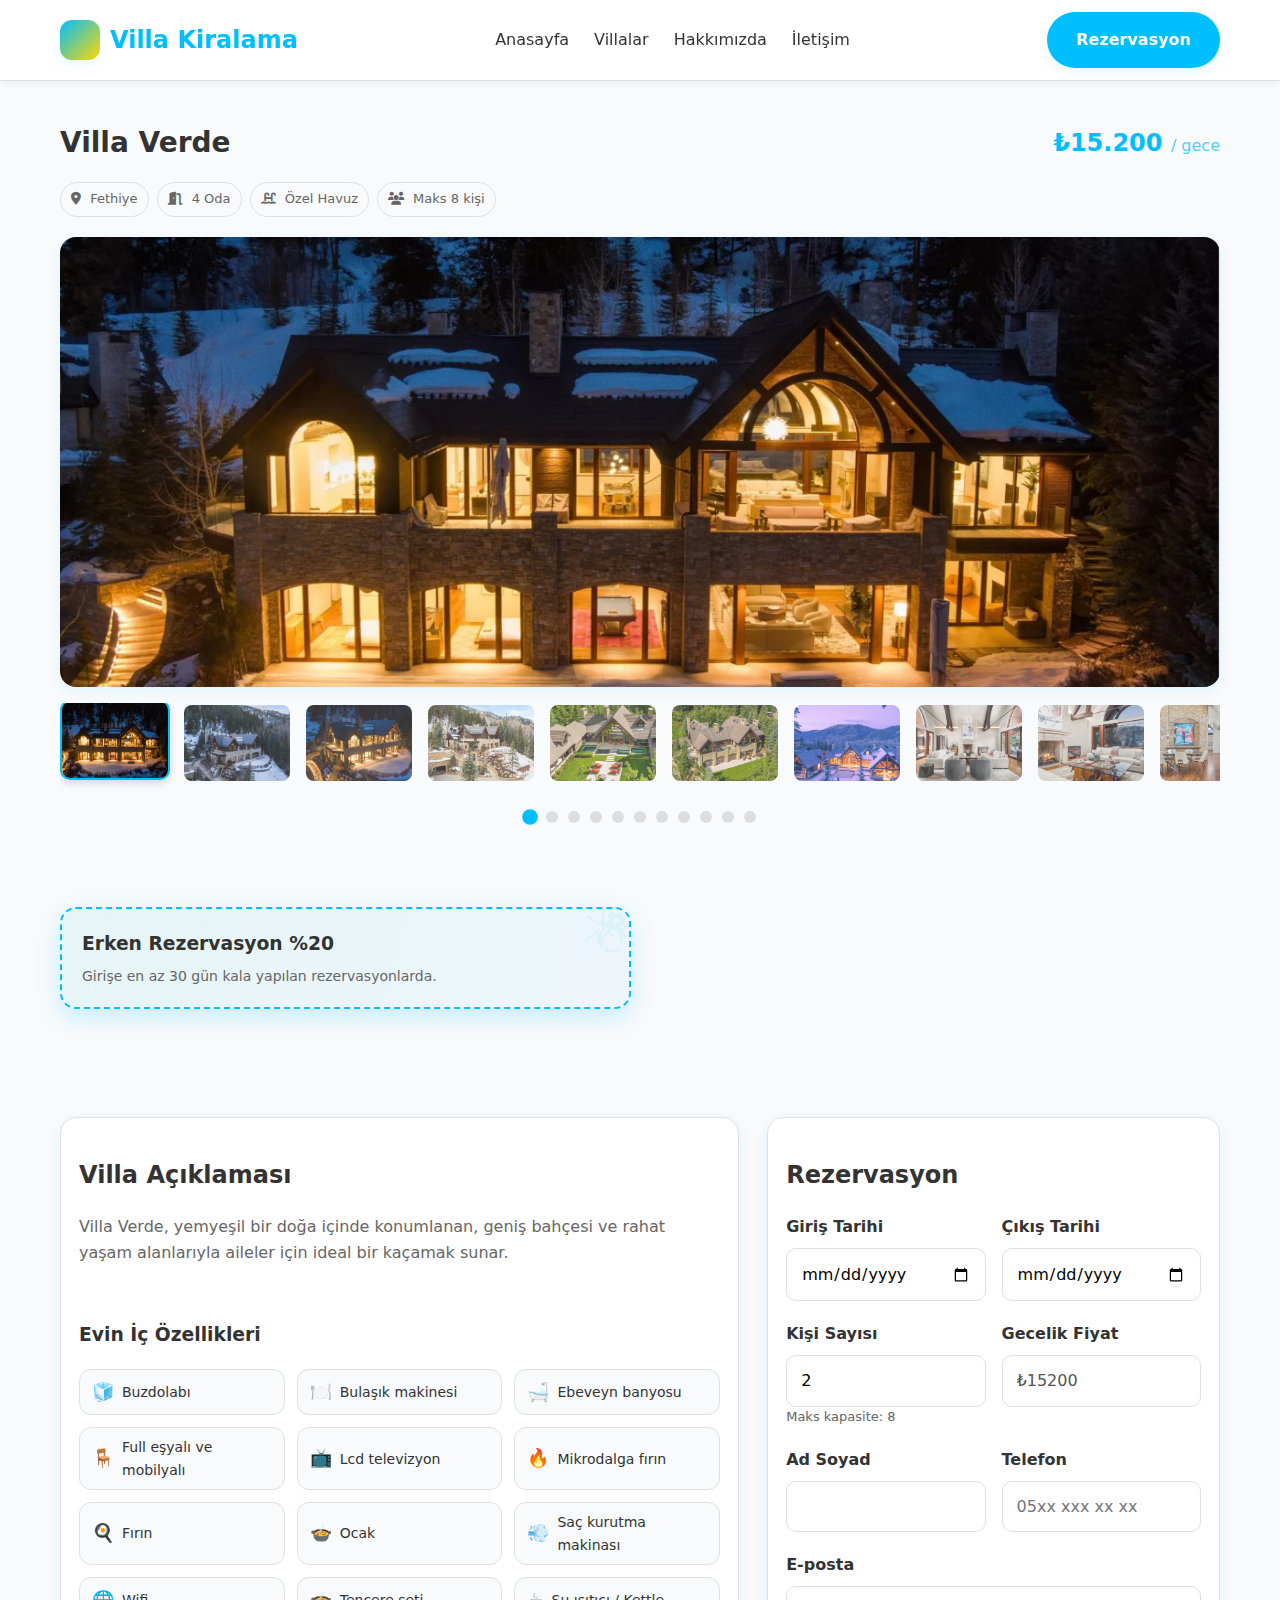
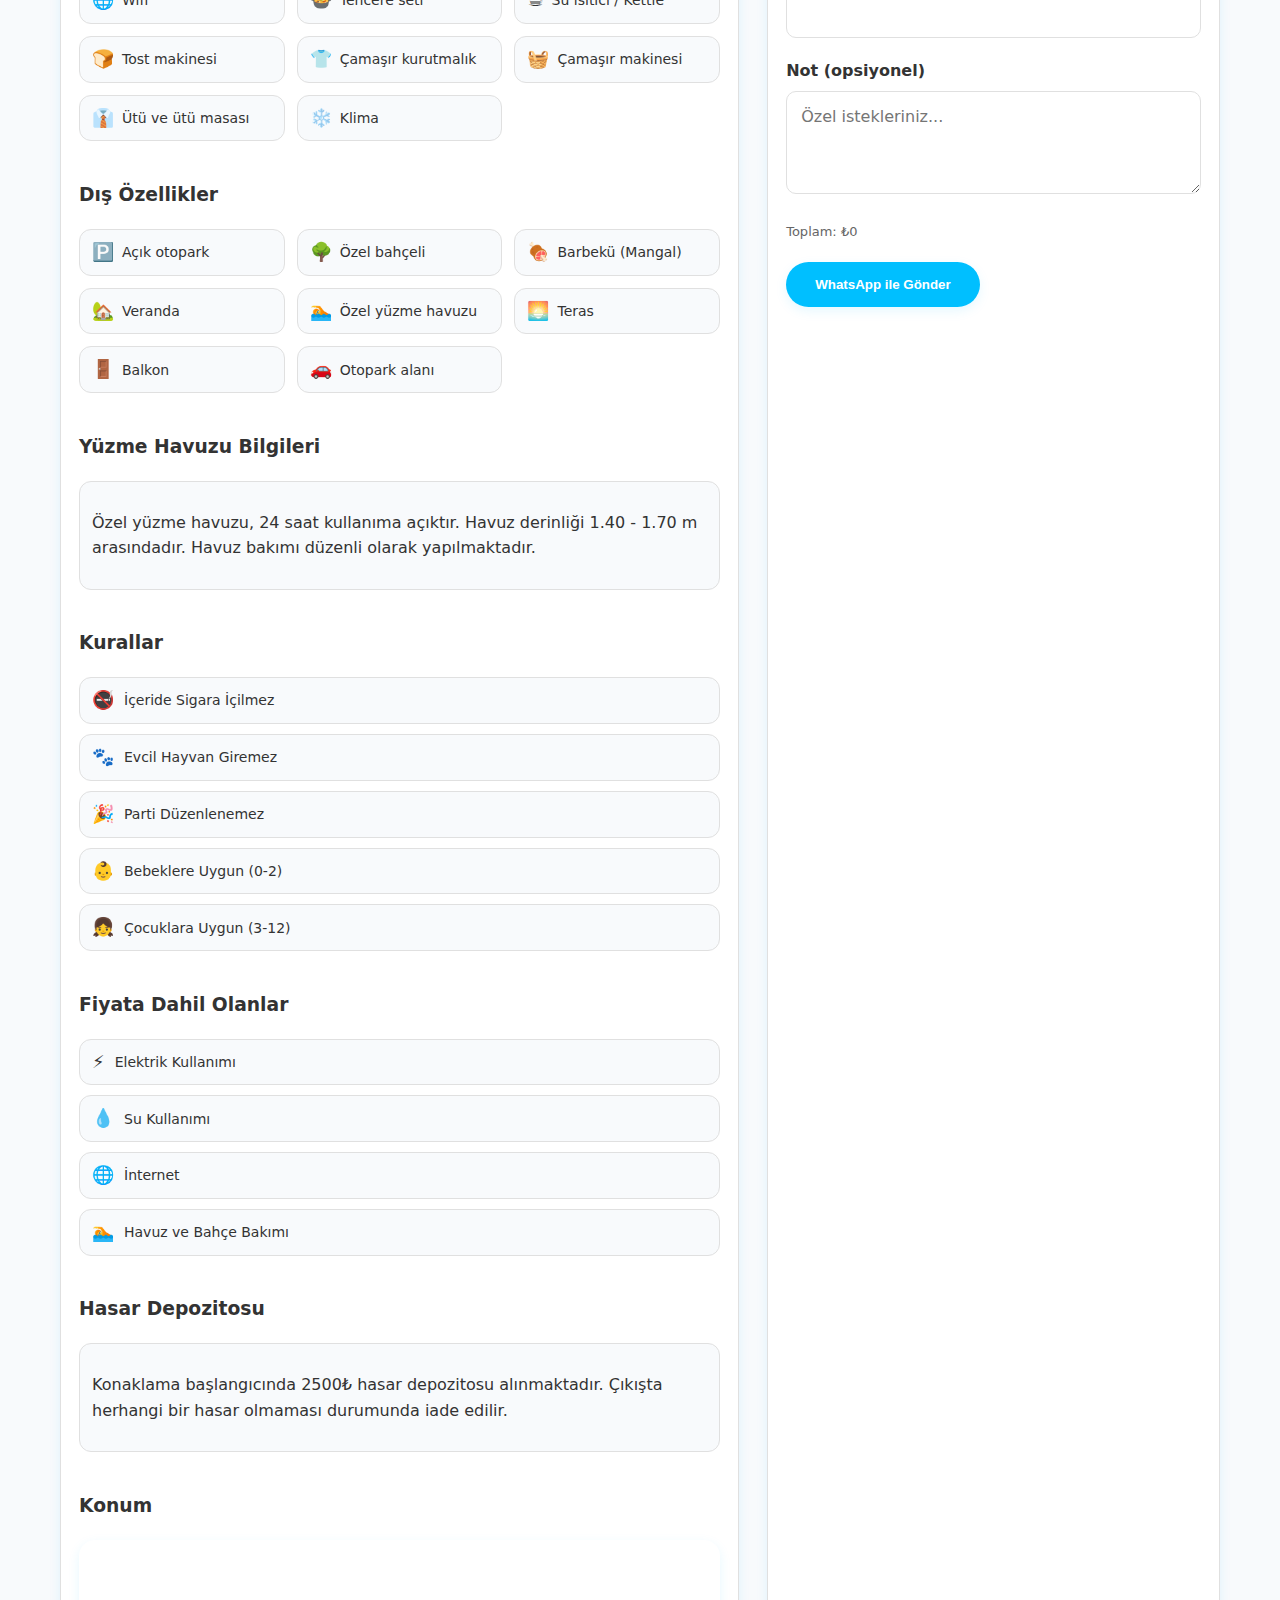
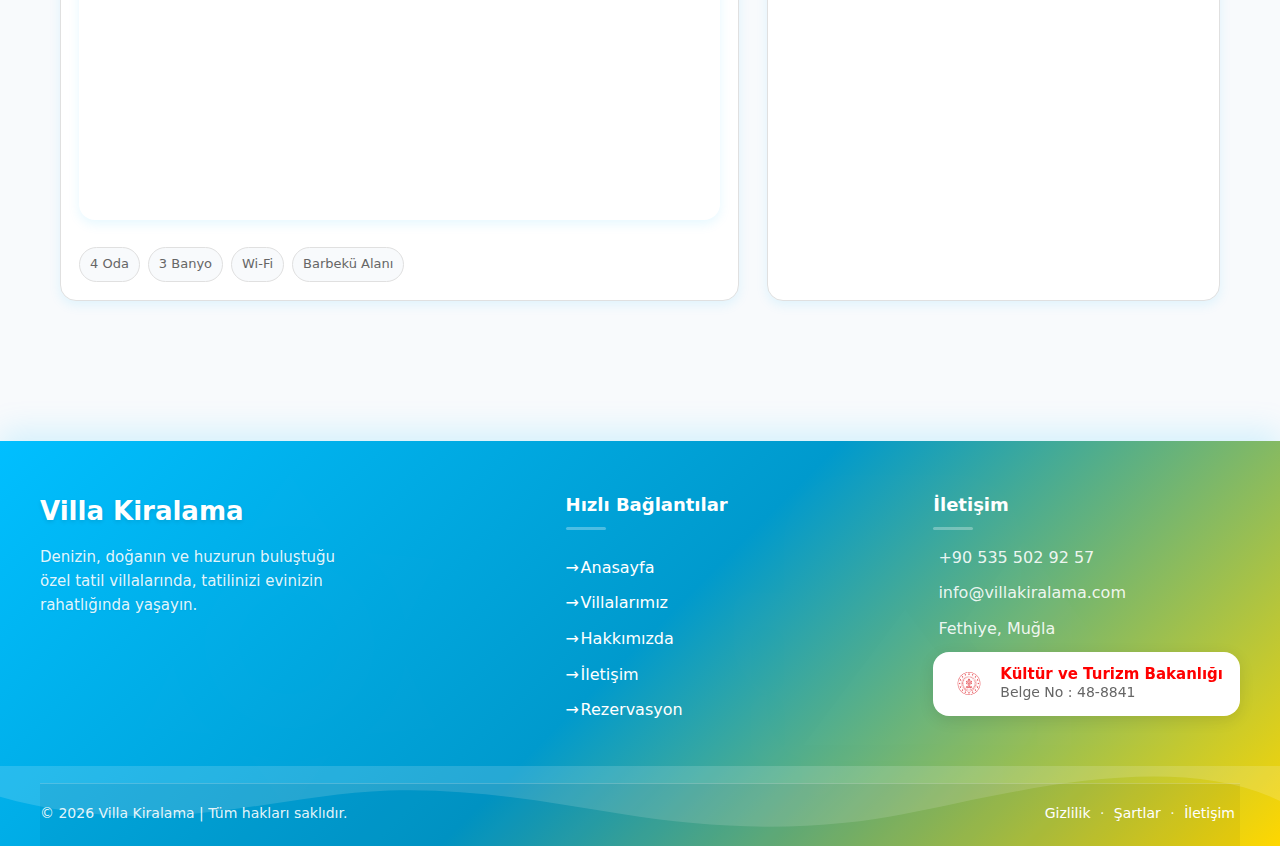
<file: villa-verde.html>
<!DOCTYPE html>
<html lang="tr">
<head>
  <meta charset="UTF-8" />
  <meta name="viewport" content="width=device-width, initial-scale=1" />
  <title>Villa Verde | Detay ve Rezervasyon</title>
  <link rel="stylesheet" href="assets/css/styles.css" />
  <link rel="stylesheet" href="https://cdnjs.cloudflare.com/ajax/libs/font-awesome/6.4.0/css/all.min.css" />
  <style>
    .gallery { 
      display: grid; 
      grid-template-columns: 2fr 1fr; 
      gap: 16px; 
      margin-bottom: 16px;
    }
    .gallery img { 
      border-radius: var(--radius); 
      height: 100%; 
      object-fit: cover; 
      width: 100%; 
      transition: transform 0.3s ease, box-shadow 0.3s ease;
    }
    .gallery img:hover {
      transform: scale(1.01);
      box-shadow: var(--shadow-md);
    }
    .gallery .side { 
      display: grid; 
      gap: 16px; 
    }
    .layout { 
      display: grid; 
      grid-template-columns: 1.5fr 1fr; 
      gap: 28px; 
      margin-top: 28px; 
    }
    .map-embed { 
      border: 0; 
      width: 100%; 
      height: 280px; 
      border-radius: var(--radius);
      box-shadow: var(--shadow-sm);
    }
    .villa-title {
      display: flex;
      align-items: center;
      justify-content: space-between;
      margin-bottom: 16px;
    }
    .villa-title h1 {
      margin: 0;
    }
    .villa-price {
      font-size: 24px;
      font-weight: 700;
      color: var(--color-primary);
    }
    /* Villa Slider Styles */
    .villa-slider {
      margin-bottom: 24px;
      position: relative;
    }
    .slider-container {
      position: relative;
      border-radius: var(--radius);
      overflow: hidden;
      height: 450px;
      box-shadow: var(--shadow-sm);
    }
    .slider-wrapper {
      display: flex;
      height: 100%;
      transition: transform 0.5s ease;
    }
    .slider-slide {
      flex: 0 0 100%;
      height: 100%;
    }
    .slider-slide img {
      width: 100%;
      height: 100%;
      object-fit: cover;
      display: block;
    }
    /* Slider navigation removed and redesigned */
    .slider-container {
      position: relative;
      border-radius: var(--radius);
      overflow: hidden;
      height: 450px;
      box-shadow: var(--shadow-sm);
      touch-action: pan-y;
      user-select: none;
    }
    .slider-thumbs {
      margin-top: 16px;
      position: relative;
    }
    .thumbs-container {
      display: flex;
      gap: 12px;
      overflow-x: auto;
      padding-bottom: 8px;
      scroll-behavior: smooth;
    }
    .thumb {
      flex: 0 0 110px;
      height: 80px;
      border-radius: 10px;
      overflow: hidden;
      cursor: pointer;
      border: 2px solid transparent;
      transition: all 0.3s ease;
      opacity: 0.8;
    }
    .thumb img {
      width: 100%;
      height: 100%;
      object-fit: cover;
      display: block;
    }
    .thumb:hover {
      transform: translateY(-3px);
      opacity: 1;
      box-shadow: 0 3px 8px rgba(0, 0, 0, 0.15);
    }
    .thumb.active {
      border-color: var(--color-primary);
      opacity: 1;
      transform: translateY(-3px);
      box-shadow: 0 3px 8px rgba(0, 0, 0, 0.15);
    }
    .slider-dots {
      display: flex;
      justify-content: center;
      gap: 10px;
      margin-top: 20px;
    }
    .dot {
      width: 12px;
      height: 12px;
      border-radius: 50%;
      background-color: #ddd;
      cursor: pointer;
      transition: all 0.3s ease;
    }
    .dot.active {
      background-color: var(--color-primary);
      transform: scale(1.3);
    }
    /* EKLE */
    .slider-container { overscroll-behavior: contain; }
    .thumbs-container { overscroll-behavior-inline: contain; }

    @media (max-width: 860px) {
      .layout { grid-template-columns: 1fr; }
      .slider-container { height: 350px; }
    }
    @media (max-width: 580px) {
      .slider-container { height: 280px; }
      .slider-nav { width: 36px; height: 36px; font-size: 16px; }
      .thumb { flex: 0 0 90px; height: 65px; }
    }
  </style>
</head>
<body>
  <header class="header">
    <div class="container nav">
      <a href="index.html" class="logo"><span class="logo-badge"></span>Villa Kiralama</a>
      <button class="menu-toggle" aria-label="Menüyü aç/kapat" aria-expanded="false">
        <span></span><span></span><span></span>
      </button>
      <nav class="nav-links" aria-label="Ana menü">
        <a href="index.html">Anasayfa</a>
        <a href="villas.html">Villalar</a>
        <a href="hakkimizda.html">Hakkımızda</a>
        <a href="iletisim.html">İletişim</a>
      </nav>
      <a href="rezervasyon.html" class="btn nav-cta">Rezervasyon</a>
    </div>
  </header>

  <main class="section">
    <div class="container">
      <div class="villa-title">
        <h1 class="section-title">Villa Verde</h1>
        <div class="villa-price">₺15.200 <span style="font-size: 16px; font-weight: normal; opacity: 0.7">/ gece</span></div>
      </div>
      
      <div class="chips">
        <span class="chip"><i class="fas fa-map-marker-alt" style="margin-right: 5px;"></i> Fethiye</span>
        <span class="chip"><i class="fas fa-door-open" style="margin-right: 5px;"></i> 4 Oda</span>
        <span class="chip"><i class="fas fa-swimming-pool" style="margin-right: 5px;"></i> Özel Havuz</span>
        <span class="chip"><i class="fas fa-users" style="margin-right: 5px;"></i> Maks 8 kişi</span>
      </div>

      <div class="spacer"></div>
      <div class="villa-slider">
        <div class="slider-container">
          <div class="slider-wrapper">
            <div class="slider-slide"><img src="assets/img/villaverde1.png" alt="Villa Luna ana görsel" /></div>
            <div class="slider-slide"><img src="assets/img/villaverde2.png" alt="Bahçe/Havuz" /></div>
            <div class="slider-slide"><img src="assets/img/villaverde3.png" alt="Bahçe/Havuz" /></div>
            <div class="slider-slide"><img src="assets/img/villaverde4.png" alt="Bahçe/Havuz" /></div>
            <div class="slider-slide"><img src="assets/img/villaverde5.png" alt="Bahçe/Havuz" /></div>
            <div class="slider-slide"><img src="assets/img/villaverde6.png" alt="Bahçe/Havuz" /></div>
            <div class="slider-slide"><img src="assets/img/villaverde7.png" alt="Bahçe/Havuz" /></div>
            <div class="slider-slide"><img src="assets/img/villaverde8.png" alt="Bahçe/Havuz" /></div>
            <div class="slider-slide"><img src="assets/img/villaverde9.png" alt="Bahçe/Havuz" /></div>
            <div class="slider-slide"><img src="assets/img/villaverde10.png" alt="Bahçe/Havuz" /></div>
            <div class="slider-slide"><img src="assets/img/villaverde11.png" alt="Bahçe/Havuz" /></div>
          </div>
        </div>
        <div class="slider-thumbs">
          <div class="thumbs-container">
            <div class="thumb active" data-index="0"><img src="assets/img/villaverde1.png" alt="Villa Luna ana görsel" /></div>
            <div class="thumb" data-index="1"><img src="assets/img/villaverde2.png" alt="Bahçe/Havuz" /></div>
            <div class="thumb" data-index="2"><img src="assets/img/villaverde3.png" alt="İç mekan" /></div>
            <div class="thumb" data-index="3"><img src="assets/img/villaverde4.png" alt="Dış görünüm" /></div>
            <div class="thumb" data-index="4"><img src="assets/img/villaverde5.png" alt="Küçük dış çekim" /></div>
            <div class="thumb" data-index="5"><img src="assets/img/villaverde6.png" alt="Küçük havuz" /></div>
            <div class="thumb" data-index="6"><img src="assets/img/villaverde7.png" alt="Küçük iç mekan" /></div>
            <div class="thumb" data-index="7"><img src="assets/img/villaverde8.png" alt="Küçük dış görünüm" /></div>
            <div class="thumb" data-index="8"><img src="assets/img/villaverde9.png" alt="Küçük dış çekim" /></div>
            <div class="thumb" data-index="9"><img src="assets/img/villaverde10.png" alt="Küçük dış alan" /></div>
            <div class="thumb" data-index="10"><img src="assets/img/villaverde11.png" alt="Küçük iç mekan" /></div>
          </div>
        </div>
        <div class="slider-dots">
          <span class="dot active" data-index="0"></span>
          <span class="dot" data-index="1"></span>
          <span class="dot" data-index="2"></span>
          <span class="dot" data-index="3"></span>
          <span class="dot" data-index="4"></span>
          <span class="dot" data-index="5"></span>
          <span class="dot" data-index="6"></span>
          <span class="dot" data-index="7"></span>
          <span class="dot" data-index="8"></span>
          <span class="dot" data-index="9"></span>
          <span class="dot" data-index="10"></span>
        </div>
      </div>

      <!-- Fırsatlar / Kampanyalar (galeri altı) -->
      <div class="spacer"></div>
      <section class="section" aria-label="Fırsatlar">
        <div class="campaigns">
          <div class="campaign">
            <h3>Erken Rezervasyon %20</h3>
            <div class="meta">Girişe en az 30 gün kala yapılan rezervasyonlarda.</div>
          </div>
        </div>
      </section>

      <div class="layout">
        <article class="form-card">
          <h2>Villa Açıklaması</h2>
          <p class="muted">Villa Verde, yemyeşil bir doğa içinde konumlanan, geniş bahçesi ve rahat yaşam alanlarıyla aileler için ideal bir kaçamak sunar.</p>
          <div class="spacer"></div>
          
          <h3>Evin İç Özellikleri</h3>
          <div class="features-grid">
            <div class="feature-item">
              <span class="feature-icon">🧊</span>
              <span class="feature-text">Buzdolabı</span>
            </div>
            <div class="feature-item">
              <span class="feature-icon">🍽️</span>
              <span class="feature-text">Bulaşık makinesi</span>
            </div>
            <div class="feature-item">
              <span class="feature-icon">🛁</span>
              <span class="feature-text">Ebeveyn banyosu</span>
            </div>
            <div class="feature-item">
              <span class="feature-icon">🪑</span>
              <span class="feature-text">Full eşyalı ve mobilyalı</span>
            </div>
            <div class="feature-item">
              <span class="feature-icon">📺</span>
              <span class="feature-text">Lcd televizyon</span>
            </div>
            <div class="feature-item">
              <span class="feature-icon">🔥</span>
              <span class="feature-text">Mikrodalga fırın</span>
            </div>
            <div class="feature-item">
              <span class="feature-icon">🍳</span>
              <span class="feature-text">Fırın</span>
            </div>
            <div class="feature-item">
              <span class="feature-icon">🍲</span>
              <span class="feature-text">Ocak</span>
            </div>
            <div class="feature-item">
              <span class="feature-icon">💨</span>
              <span class="feature-text">Saç kurutma makinası</span>
            </div>
            <div class="feature-item">
              <span class="feature-icon">🌐</span>
              <span class="feature-text">Wifi</span>
            </div>
            <div class="feature-item">
              <span class="feature-icon">🍲</span>
              <span class="feature-text">Tencere seti</span>
            </div>
            <div class="feature-item">
              <span class="feature-icon">☕</span>
              <span class="feature-text">Su ısıtıcı / Kettle</span>
            </div>
            <div class="feature-item">
              <span class="feature-icon">🍞</span>
              <span class="feature-text">Tost makinesi</span>
            </div>
            <div class="feature-item">
              <span class="feature-icon">👕</span>
              <span class="feature-text">Çamaşır kurutmalık</span>
            </div>
            <div class="feature-item">
              <span class="feature-icon">🧺</span>
              <span class="feature-text">Çamaşır makinesi</span>
            </div>
            <div class="feature-item">
              <span class="feature-icon">👔</span>
              <span class="feature-text">Ütü ve ütü masası</span>
            </div>
            <div class="feature-item">
              <span class="feature-icon">❄️</span>
              <span class="feature-text">Klima</span>
            </div>
          </div>
          
          <div class="spacer"></div>
          <h3>Dış Özellikler</h3>
          <div class="features-grid">
            <div class="feature-item">
              <span class="feature-icon">🅿️</span>
              <span class="feature-text">Açık otopark</span>
            </div>
            <div class="feature-item">
              <span class="feature-icon">🌳</span>
              <span class="feature-text">Özel bahçeli</span>
            </div>
            <div class="feature-item">
              <span class="feature-icon">🍖</span>
              <span class="feature-text">Barbekü (Mangal)</span>
            </div>
            <div class="feature-item">
              <span class="feature-icon">🏡</span>
              <span class="feature-text">Veranda</span>
            </div>
            <div class="feature-item">
              <span class="feature-icon">🏊</span>
              <span class="feature-text">Özel yüzme havuzu</span>
            </div>
            <div class="feature-item">
              <span class="feature-icon">🌅</span>
              <span class="feature-text">Teras</span>
            </div>
            <div class="feature-item">
              <span class="feature-icon">🚪</span>
              <span class="feature-text">Balkon</span>
            </div>
            <div class="feature-item">
              <span class="feature-icon">🚗</span>
              <span class="feature-text">Otopark alanı</span>
            </div>
          </div>
          
          <div class="spacer"></div>
          <h3>Yüzme Havuzu Bilgileri</h3>
          <div class="info-section">
            <p>Özel yüzme havuzu, 24 saat kullanıma açıktır. Havuz derinliği 1.40 - 1.70 m arasındadır. Havuz bakımı düzenli olarak yapılmaktadır.</p>
          </div>
          
          <div class="spacer"></div>
          <h3>Kurallar</h3>
          <div class="rules-section">
            <div class="rule-item">
              <span class="rule-icon">🚭</span>
              <span class="rule-text">İçeride Sigara İçilmez</span>
            </div>
            <div class="rule-item">
              <span class="rule-icon">🐾</span>
              <span class="rule-text">Evcil Hayvan Giremez</span>
            </div>
            <div class="rule-item">
              <span class="rule-icon">🎉</span>
              <span class="rule-text">Parti Düzenlenemez</span>
            </div>
            <div class="rule-item">
              <span class="rule-icon">👶</span>
              <span class="rule-text">Bebeklere Uygun (0-2)</span>
            </div>
            <div class="rule-item">
              <span class="rule-icon">👧</span>
              <span class="rule-text">Çocuklara Uygun (3-12)</span>
            </div>
          </div>
          
          <div class="spacer"></div>
          <h3>Fiyata Dahil Olanlar</h3>
          <div class="included-section">
            <div class="included-item">
              <span class="included-icon">⚡</span>
              <span class="included-text">Elektrik Kullanımı</span>
            </div>
            <div class="included-item">
              <span class="included-icon">💧</span>
              <span class="included-text">Su Kullanımı</span>
            </div>
            <div class="included-item">
              <span class="included-icon">🌐</span>
              <span class="included-text">İnternet</span>
            </div>
            <div class="included-item">
              <span class="included-icon">🏊</span>
              <span class="included-text">Havuz ve Bahçe Bakımı</span>
            </div>
          </div>
          
          <div class="spacer"></div>
          <h3>Hasar Depozitosu</h3>
          <div class="info-section">
            <p>Konaklama başlangıcında 2500₺ hasar depozitosu alınmaktadır. Çıkışta herhangi bir hasar olmaması durumunda iade edilir.</p>
          </div>
          
          <div class="spacer"></div>
          <h3>Konum</h3>
          <iframe class="map-embed" loading="lazy" allowfullscreen
            referrerpolicy="no-referrer-when-downgrade"
            src="https://www.google.com/maps/embed?pb=!1m18!1m12!1m3!1d50303.33866644986!2d29.10833367910156!3d36.65583419999999!2m3!1f0!2f0!3f0!3m2!1i1024!2i768!4f13.1!3m3!1m2!1s0x14c041d9e11d7581%3A0xf27a01b4ff12a095!2sFethiye%2C%20Mu%C4%9Fla!5e0!3m2!1str!2str!4v1700000000000"></iframe>
          <div class="spacer"></div>
          <div class="chips">
            <span class="chip">4 Oda</span>
            <span class="chip">3 Banyo</span>
            <span class="chip">Wi‑Fi</span>
            <span class="chip">Barbekü Alanı</span>
          </div>
        </article>

        <aside class="form-card">
          <h2>Rezervasyon</h2>
          <!-- Verde: max 8, gecelik 6000 -->
          <form id="villaForm" novalidate>
            <div class="form-row">
              <div>
                <label for="giris">Giriş Tarihi</label>
                <input type="date" id="giris" required />
              </div>
              <div>
                <label for="cikis">Çıkış Tarihi</label>
                <input type="date" id="cikis" required />
              </div>
            </div>
            <div class="spacer"></div>
            <div class="form-row">
              <div>
                <label for="kisi">Kişi Sayısı</label>
                <input type="number" id="kisi" min="1" max="8" value="2" required />
                <div class="helper">Maks kapasite: 8</div>
              </div>
              <div>
                <label>Gecelik Fiyat</label>
                <input type="text" value="₺15200" disabled />
              </div>
            </div>
            <div class="spacer"></div>
            <div class="form-row">
              <div>
                <label for="ad">Ad Soyad</label>
                <input type="text" id="ad" required />
              </div>
              <div>
                <label for="tel">Telefon</label>
                <input type="tel" id="tel" placeholder="05xx xxx xx xx" required />
              </div>
            </div>
            <div class="spacer"></div>
            <div>
              <label for="eposta">E-posta</label>
              <input type="email" id="eposta" required />
            </div>
            <div class="spacer"></div>
            <div>
              <label for="not">Not (opsiyonel)</label>
              <textarea id="not" rows="3" placeholder="Özel istekleriniz..."></textarea>
            </div>
            <div class="spacer"></div>
            <div class="helper" id="tutarInfo">Toplam: ₺0</div>
            <div class="spacer"></div>
            <button type="submit" class="btn">WhatsApp ile Gönder</button>
          </form>
        </aside>
      </div>
      
    </div>
  </main>

  <footer class="footer">
    <div class="container footer-inner">
      <div>
        <div class="brand">Villa Kiralama</div>
        <div class="sub">Denizin, doğanın ve huzurun buluştuğu özel tatil villalarında, tatilinizi evinizin rahatlığında yaşayın.</div>
        <div class="footer-social">
          <a href="#" aria-label="Instagram"><i class="footer-icon"></i></a>
          <a href="#" aria-label="Facebook"><i class="footer-icon"></i></a>
          <a href="#" aria-label="Twitter"><i class="footer-icon"></i></a>
          <a href="#" aria-label="WhatsApp"><i class="footer-icon"></i></a>
        </div>
      </div>
      <div class="footer-links">
        <h3 class="footer-heading">Hızlı Bağlantılar</h3>
        <a href="index.html">Anasayfa</a>
        <a href="villas.html">Villalarımız</a>
        <a href="hakkimizda.html">Hakkımızda</a>
        <a href="iletisim.html">İletişim</a>
        <a href="rezervasyon.html">Rezervasyon</a>
      </div>
      <div>
        <h3 class="footer-heading">İletişim</h3>
        <p class="footer-contact"><i class="footer-icon"></i> +90 535 502 92 57</p>
        <p class="footer-contact"><i class="footer-icon"></i> info@villakiralama.com</p>
        <p class="footer-contact"><i class="footer-icon"></i> Fethiye, Muğla</p>
        <div class="ktr-badge" role="note" aria-label="Kültür ve Turizm Bakanlığı Belge Bilgisi">
          <img src="assets/img/kvtb.svg" alt="Kültür ve Turizm Bakanlığı Logosu" />
          <div class="ktr-text">
            <div class="ktr-title">Kültür ve Turizm Bakanlığı</div>
            <div class="ktr-sub">Belge No : 48-8841</div>
          </div>
        </div>
      </div>
    </div>
    <div class="container footer-bottom">
      <div>© <span id="yil"></span> Villa Kiralama | Tüm hakları saklıdır.</div>
      <div class="footer-legal"><a href="#">Gizlilik</a> · <a href="#">Şartlar</a> · <a href="iletisim.html">İletişim</a></div>
    </div>
  </footer>

  

  <script src="assets/js/main.js"></script>
  <script>
    // Villa Slider Fonksiyonalitesi
   // Villa Slider Fonksiyonalitesi (DÜZELTİLMİŞ)
document.addEventListener('DOMContentLoaded', function () {
  const root = document.querySelector('.villa-slider');
  if (!root) return;

  const sliderContainer = root.querySelector('.slider-container');
  // Aynı slider'a ikinci kez init etmeyi engelle (main.js vs. çakışmasın)
  if (sliderContainer.dataset.sliderInit === '1') return;
  sliderContainer.dataset.sliderInit = '1';

  const sliderWrapper   = root.querySelector('.slider-wrapper');
  const slides          = root.querySelectorAll('.slider-slide');
  const thumbs          = root.querySelectorAll('.thumb');
  const dots            = root.querySelectorAll('.dot');
  const thumbsContainer = root.querySelector('.thumbs-container');

  let currentIndex = 0;
  const totalSlides = slides.length;

  // ---- Yardımcı: aktif thumb'ı yatayda merkezle (scrollIntoView YOK) ----
  function centerActiveThumb() {
    const active = root.querySelector('.thumb.active');
    if (!active || !thumbsContainer) return;

    const cRect = thumbsContainer.getBoundingClientRect();
    const tRect = active.getBoundingClientRect();
    const targetLeft =
      thumbsContainer.scrollLeft +
      (tRect.left - cRect.left) -
      (cRect.width / 2 - tRect.width / 2);

    thumbsContainer.scrollTo({ left: targetLeft, behavior: 'smooth' });
  }

  // ---- Slide değiştir ----
  function goToSlide(index) {
    if (index < 0) index = totalSlides - 1;
    if (index >= totalSlides) index = 0;

    currentIndex = index;
    sliderWrapper.style.transform = `translateX(-${currentIndex * 100}%)`;

    thumbs.forEach((thumb, i) => thumb.classList.toggle('active', i === currentIndex));
    dots.forEach((dot, i) => dot.classList.toggle('active', i === currentIndex));

    // scrollIntoView yerine güvenli yatay kaydırma
    centerActiveThumb();
  }

  // ---- Auto slide kontrol ----
  let autoSlideInterval = null;
  let resumeTimeout = null;

  function startAutoSlide() {
    stopAutoSlide();
    autoSlideInterval = setInterval(() => {
      goToSlide(currentIndex + 1);
    }, 5000);
  }
  function stopAutoSlide() {
    if (autoSlideInterval) { clearInterval(autoSlideInterval); autoSlideInterval = null; }
  }
  function pauseThenResume(delay = 3000) {
    stopAutoSlide();
    if (resumeTimeout) clearTimeout(resumeTimeout);
    resumeTimeout = setTimeout(startAutoSlide, delay);
  }

  // ---- Etkileşimler ----
  thumbs.forEach((thumb, i) => {
    thumb.addEventListener('click', () => { goToSlide(i); pauseThenResume(); });
  });
  dots.forEach((dot, i) => {
    dot.addEventListener('click', () => { goToSlide(i); pauseThenResume(); });
  });

  document.addEventListener('keydown', (e) => {
    if (e.key === 'ArrowLeft' || e.key === 'ArrowRight') {
      e.preventDefault(); // sayfanın ok tuşuyla kaymasını engelle
      goToSlide(currentIndex + (e.key === 'ArrowRight' ? 1 : -1));
      pauseThenResume();
    }
  });

  // ---- Touch swipe ----
  let startX = 0, startY = 0, swiping = false;

  sliderContainer.addEventListener('touchstart', (e) => {
    const t = e.touches[0];
    startX = t.clientX; startY = t.clientY;
    swiping = true;
    stopAutoSlide(); // etkileşimde dur
  }, { passive: true });

  sliderContainer.addEventListener('touchmove', (e) => {
    if (!swiping) return;
    const t = e.touches[0];
    const diffX = t.clientX - startX;
    const diffY = t.clientY - startY;

    // yatay hareket dikeyden büyükse sayfa kaymasın
    if (Math.abs(diffX) > Math.abs(diffY)) {
      e.preventDefault();
    }
  }, { passive: false });

  sliderContainer.addEventListener('touchend', (e) => {
    if (!swiping) return;
    swiping = false;

    const t = e.changedTouches[0];
    const diffX = t.clientX - startX;
    const threshold = 50;

    if (diffX > threshold)      goToSlide(currentIndex - 1);
    else if (diffX < -threshold) goToSlide(currentIndex + 1);

    pauseThenResume(); // 3 sn sonra otomatik devam et
  });

  // Hover'da durdur (masaüstü)
  sliderContainer.addEventListener('mouseenter', stopAutoSlide);
  sliderContainer.addEventListener('mouseleave', () => pauseThenResume(1000));

  // Başlat
  startAutoSlide();
});




    // Sayfaya özel JS: fiyat hesaplama, kapasite kontrolü ve WhatsApp yönlendirme

    const giris = document.getElementById('giris');
    const cikis = document.getElementById('cikis');
    const tutarInfo = document.getElementById('tutarInfo');
    const form = document.getElementById('villaForm');
    const pricePerNight = 15200; // Verde
    const maxCapacity = 8;
    function nightsBetween(a,b){ return Math.round((b - a) / (1000*60*60*24)); }
    function isEarlyBooking(d){ if(!d) return false; const t=new Date(); const d0=new Date(t.getFullYear(),t.getMonth(),t.getDate()); const d1=new Date(d.getFullYear(),d.getMonth(),d.getDate()); return nightsBetween(d0,d1)>=30; }
    function calc(){
      const gs = giris.value ? new Date(giris.value) : null;
      const cs = cikis.value ? new Date(cikis.value) : null;
      if (!gs || !cs || cs <= gs) { tutarInfo.textContent = 'Toplam: ₺0'; return; }
      const nights = nightsBetween(gs, cs);
      let payable = nights; const applied=[];
      let subtotal = payable * pricePerNight;
      if(isEarlyBooking(gs)){ const disc=Math.round(subtotal*0.20); subtotal-=disc; applied.push('%20 Erken Rezervasyon indirimi'); }
      const total = Math.round(subtotal * 1.08);
      tutarInfo.textContent = `Toplam: ₺${total.toLocaleString('tr-TR')}${applied.length?` — ${applied.join(' + ')}`:''}`;
    }
    giris.addEventListener('change', calc);
    cikis.addEventListener('change', calc);
    calc();

    form.addEventListener('submit', (e)=>{
      e.preventDefault();
      if(!form.checkValidity()){ alert('Lütfen gerekli alanları doldurun.'); return; }
      const kisiVal = Number(document.getElementById('kisi').value);
      if (kisiVal > maxCapacity) { alert(`Bu villa için maksimum kapasite ${maxCapacity} kişidir.`); return; }
      const gs = giris.value || '-';
      const cs = cikis.value || '-';
      const nights = (giris.value && cikis.value) ? nightsBetween(new Date(giris.value), new Date(cikis.value)) : 0;
      let payable = nights; const applied=[]; let subtotal = payable * pricePerNight; if(giris.value && isEarlyBooking(new Date(giris.value))){ const disc=Math.round(subtotal*0.20); subtotal-=disc; applied.push('%20 Erken Rezervasyon indirimi'); }
      const total = Math.round(subtotal * 1.08);
      const ad = document.getElementById('ad').value.trim();
      const tel = document.getElementById('tel').value.trim();
      const eposta = document.getElementById('eposta').value.trim();
      const notText = document.getElementById('not').value.trim();
      const lines = [
        'Merhaba, Villa Verde için rezervasyon talebim var:',
        `Giriş: ${gs}`,
        `Çıkış: ${cs}`,
        `Gece Sayısı: ${nights}`,
        `Kişi: ${kisiVal}`,
        `Gecelik: ₺${pricePerNight.toLocaleString('tr-TR')}`,
        `Toplam (vergili): ₺${Math.round(total).toLocaleString('tr-TR')}`,
        ...(applied.length? [`Kampanyalar: ${applied.join(' + ')}`] : []),
        `Ad Soyad: ${ad}`,
        `Telefon: ${tel}`,
        `E-posta: ${eposta}`,
        `Not: ${notText || '-'}`
      ];
      const message = encodeURIComponent(lines.join('\n'));
      window.location.href = `https://wa.me/905355029257?text=${message}`;
    });
  </script>
</body>
</html>
</file>
<file: assets/css/styles.css>
/*
  Global Styles for Villa Kiralama Website
  - Modern fonts, soft colors, card shadows, hover effects
  - Responsive layout with CSS variables
*/

/* CSS Variables */
 :root {
  --color-bg: #f8fafc;
  --color-surface: #ffffff;
  --color-primary: #00BFFF; /* Derin Deniz Mavisi */
  --color-primary-600: #009ACD;
  --color-accent: #FFD700; /* Güneş Sarısı */
  --color-text: #333333;
  --color-text-muted: #666666;
  --color-border: #E0E0E0;
  --shadow-sm: 0 4px 12px rgba(0, 191, 255, 0.1);
  --shadow-md: 0 8px 24px rgba(0, 191, 255, 0.2);
  --radius: 16px;
  --radius-sm: 12px;
  --container: 1200px;
}

/* Modern summer fonts */
@import url('https://fonts.googleapis.com/css2?family=Inter:wght@400;500;600;700&family=Poppins:wght@400;500;600&display=swap');

* { box-sizing: border-box; }
html, body { height: 100%; }
body {
  margin: 0;
  font-family: 'Poppins', 'Inter', system-ui, -apple-system, Segoe UI, Roboto, Arial, sans-serif;
  color: var(--color-text);
  background: var(--color-bg);
  line-height: 1.6;
}

img { max-width: 100%; display: block; }
a { color: inherit; text-decoration: none; }

.container {
  width: 100%;
  max-width: var(--container);
  margin: 0 auto;
  padding: 0 20px;
}

/* Header */
.header {
  position: sticky;
  top: 0;
  z-index: 1000;
  background: rgba(255,255,255,0.95); /* Daha opak beyaz */
  backdrop-filter: blur(10px); /* Daha yumuşak bulanıklık */
  border-bottom: 1px solid var(--color-border);
  box-shadow: 0 2px 10px rgba(0,0,0,0.05); /* Hafif gölge */
}
.nav {
  display: flex;
  align-items: center;
  justify-content: space-between;
  height: 80px; /* Yüksekliği artır */
}
.menu-toggle { display:none; }
.logo {
  display: flex;
  align-items: center;
  gap: 10px;
  font-weight: 700;
  font-size: 24px; /* Logo boyutunu büyüt */
  color: var(--color-primary); /* Logo rengini primary yap */
}
.logo-badge {
  width: 40px; /* Boyutu büyüt */
  height: 40px; /* Boyutu büyüt */
  border-radius: 12px; /* Hafifçe yuvarlat */
  background: linear-gradient(135deg, var(--color-primary), var(--color-accent));
  box-shadow: var(--shadow-sm);
}

.nav-links {
  display: flex;
  align-items: center;
  gap: 25px; /* Menü öğeleri arasını aç */
}
.nav-links a {
  padding: 10px 0; /* Padding'i ayarla */
  border-radius: 0; /* Köşeleri sıfırla */
  color: var(--color-text); /* Yazı rengini ayarla */
  font-weight: 500; /* Font ağırlığını ayarla */
  transition: color 0.3s ease, transform 0.2s ease; /* Geçiş efekti ekle */
  position: relative;
}
.nav-links a::after {
  content: '';
  position: absolute;
  left: 0;
  bottom: -5px; /* Alt çizginin konumunu ayarla */
  width: 0%;
  height: 2px;
  background: var(--color-primary);
  transition: width 0.3s ease;
}
.nav-links a:hover::after {
  width: 100%;
}
.nav-links a:hover {
  color: var(--color-primary); /* Hover rengini ayarla */
  transform: translateY(-2px); /* Hafif yukarı kaydırma efekti */
}

.nav-cta {
  display: flex; /* Her zaman görünür yap */
}

.btn {
  display: inline-flex;
  align-items: center;
  justify-content: center;
  gap: 10px;
  padding: 14px 28px; /* Padding'i artır */
  border-radius: 30px; /* Daha yuvarlak butonlar */
  border: 1px solid transparent;
  background: var(--color-primary);
  color: white;
  font-weight: 600;
  box-shadow: var(--shadow-sm);
  transition: all 0.3s cubic-bezier(0.4, 0, 0.2, 1);
  position: relative;
  overflow: hidden;
}

.btn:hover {
  transform: translateY(-3px); /* Daha belirgin hover efekti */
  box-shadow: var(--shadow-md);
}

.btn::after {
  content: '';
  position: absolute;
  inset: 0;
  background: linear-gradient(45deg, transparent 50%, rgba(255,255,255,0.2)); /* Parlaklık efekti */
  opacity: 0;
  transition: opacity 0.3s ease;
}

.btn:hover::after {
  opacity: 1;
}
.btn:hover {
  transform: translateY(-2px); /* Hafif yukarı kaydırma */
  background: var(--color-primary-600);
  box-shadow: var(--shadow-md);
}
.btn-outline {
  background: transparent;
  color: var(--color-primary);
  border-color: var(--color-primary);
}
.btn-outline:hover {
  background: rgba(0, 191, 255, 0.1); /* Primary rengin şeffaf tonu */
  color: var(--color-primary-600);
}

/* Hero */
.hero {
  position: relative;
  overflow: hidden;
  padding: 100px 0 120px;
  background:
    url('data:image/svg+xml;utf8,<svg viewBox="0 0 1440 320" xmlns="http://www.w3.org/2000/svg"><path fill="%2300BFFF" fill-opacity="0.1" d="M0,160L48,181.3C96,203,192,245,288,234.7C384,224,480,160,576,160C672,160,768,224,864,218.7C960,213,1056,139,1152,128C1248,117,1344,171,1392,197.3L1440,224L1440,0L1392,0C1344,0,1248,0,1152,0C1056,0,960,0,864,0C768,0,672,0,576,0C480,0,384,0,288,0C192,0,96,0,48,0L0,0Z"></path></svg>') top/contain,
    radial-gradient(1200px 600px at 80% -10%, rgba(0, 191, 255, 0.1), transparent),
    radial-gradient(1200px 600px at -10% 10%, rgba(255, 215, 0, 0.08), transparent); /* Yeni renklerle gradient */
  background-repeat: no-repeat;
}
.hero:after{
  content:""; position:absolute; left:0; right:0; bottom:-1px; height:60px;
  background: url('data:image/svg+xml;utf8,<svg xmlns="http://www.w3.org/2000/svg" viewBox="0 0 1440 320"><path fill="%23f0f8ff" fill-opacity="1" d="M0,160L48,138.7C96,117,192,75,288,85.3C384,96,480,160,576,176C672,192,768,160,864,170.7C960,181,1056,235,1152,256C1248,277,1344,267,1392,261.3L1440,256L1440,320L1392,320C1344,320,1248,320,1152,320C1056,320,960,320,864,320C768,320,672,320,576,320C480,320,384,320,288,320C192,320,96,320,48,320L0,320Z"></path></svg>') no-repeat bottom center/cover;
}
.hero-inner {
  display: grid;
  grid-template-columns: 1.2fr 1fr;
  align-items: center;
  gap: 40px;
}
.hero h1 {
  font-size: clamp(32px, 5vw, 48px);
  line-height: 1.15;
  margin: 0 0 14px;
}
.hero p {
  color: var(--color-text-muted);
  margin: 0 0 24px;
}
.hero-card {
  background: var(--color-surface);
  padding: 16px;
  border-radius: var(--radius);
  box-shadow: var(--shadow-md);
}
.hero-card img {
  height: 380px;
  width: 100%;
  object-fit: cover;
  border-radius: var(--radius);
}

/* Slider */
.slider {
  position: relative; overflow: hidden; border-radius: var(--radius); background: var(--color-surface); box-shadow: var(--shadow-md);
}
.slides { display: flex; transition: transform 0.5s ease; }
.slide { min-width: 100%; }
.slide img { width: 100%; height: 420px; object-fit: cover; display:block; }
.slider-nav { position: absolute; inset: 0; display:flex; align-items:center; justify-content:space-between; pointer-events:none; }
.slider-btn { pointer-events: all; width: 44px; height: 44px; border-radius: 999px; border: 0; background: rgba(255,255,255,0.95); box-shadow: var(--shadow-sm); display:flex; align-items:center; justify-content:center; margin: 0 8px; }
.slider-dots { display:flex; gap:8px; justify-content:center; margin-top: 10px; }
.slider-dot { width:8px; height:8px; border-radius:999px; background:#cbd5e1; }
.slider-dot.active { background: var(--color-primary); }

/* Testimonials */
.testimonials { display:grid; grid-template-columns: repeat(3, 1fr); gap: 18px; }
.testimonial { background: var(--color-surface); border: 1px solid var(--color-border); border-radius: var(--radius); padding: 16px; box-shadow: var(--shadow-sm); }
.stars { color: #f59e0b; }
.testimonial .name { font-weight: 600; margin-top: 10px; }

/* Blog */
.blog-grid { display:grid; grid-template-columns: repeat(3, 1fr); gap: 22px; }
.post { background: var(--color-surface); border: 1px solid var(--color-border); border-radius: var(--radius); overflow:hidden; box-shadow: var(--shadow-sm); }
.post img { width:100%; height: 180px; object-fit: cover; }
.post .content { padding: 14px; }
.post .meta { font-size: 13px; color: var(--color-text-muted); margin-top: 6px; }

/* Sections */
.section {
  padding: 40px 0 80px;
}
.section-title {
  font-size: 28px;
  margin: 0 0 20px;
}
.section-subtitle {
  color: var(--color-text-muted);
  margin: 0 0 30px;
}

/* Cards grid */
.grid {
  display: grid;
  grid-template-columns: repeat(3, 1fr);
  gap: 22px;
}

.card {
  background: var(--color-surface);
  border: 1px solid var(--color-border);
  border-radius: var(--radius);
  overflow: hidden;
  box-shadow: var(--shadow-sm);
  transition: transform 0.25s ease, box-shadow 0.25s ease;
}
.card:hover { transform: translateY(-4px); box-shadow: var(--shadow-md); }
.thumbs { display:flex; gap:10px; margin-top: 10px; }
.thumbs img { width: 100px; height: 72px; object-fit: cover; border-radius: 10px; border: 2px solid transparent; cursor: pointer; transition: transform 0.2s ease, border-color 0.2s ease; }
.thumbs img:hover { transform: translateY(-2px); }
.thumbs img.active { border-color: var(--color-primary); }

/* Campaigns */
.campaigns { display:grid; grid-template-columns: repeat(2,1fr); gap: 18px; }
.campaign {
  background: linear-gradient(105deg, rgba(78,205,196,0.1) 0%, rgba(127,199,255,0.08) 100%);
  border: 2px dashed var(--color-primary);
  border-radius: var(--radius);
  padding: 20px;
  box-shadow: var(--shadow-md);
  position: relative;
  overflow: hidden;
}

.campaign::before {
  content: '';
  position: absolute;
  top: -10px;
  right: -10px;
  width: 60px;
  height: 60px;
  background: url('data:image/svg+xml;utf8,<svg xmlns="http://www.w3.org/2000/svg" viewBox="0 0 24 24" fill="%234ECDC4"><path d="M17.9 11.5c-.16-.25-.34-.49-.54-.71l.02-.02c.45-.52.91-1.25.91-2.07 0-1.65-1.35-3-3-3h-3c-.55 0-1 .45-1 1s.45 1 1 1h3c.55 0 1 .45 1 1s-.45 1-1 1h-1.54l-3.52 2.35V4.5c0-.28-.22-.5-.5-.5s-.5.22-.5.5V10h-.76l-4.66-3.33c-.22-.16-.53-.1-.68.12-.16.22-.1.53.12.68L9.5 11l-6.85 4.92c-.22.16-.28.47-.12.68.16.22.47.28.68.12L9.5 12.5l1.41 1.03c-.73.73-1.18 1.77-1.18 2.87 0 2.21 1.79 4 4 4 .84 0 1.62-.26 2.28-.7l.72.72c-.98.68-2.2 1.08-3.49 1.08-3.31 0-6-2.69-6-6 0-1.53.58-2.94 1.6-4l.4.4V19.5c0 .28.22.5.5.5s.5-.22.5-.5v-7.71l2.48-1.77 2.57 1.84c.22.16.53.1.68-.12.16-.22.1-.53-.12-.68l-2.93-2.1V9.91l4.46 2.97c.22.15.53.09.68-.12.15-.22.09-.53-.12-.68l-4.46-2.97V4.5c0-.28-.22-.5-.5-.5s-.5.22-.5.5v3.71l-1.94 1.38-1.31-.94c-.22-.16-.53-.1-.68.12-.16.22-.1.53.12.68l2.62 1.87v1.79l-1.84 1.31c-.22.16-.28.47-.12.68.16.22.47.28.68.12l1.84-1.31 1.85 1.31c.22.16.53.1.68-.12.16-.22.1-.53-.12-.68l-1.85-1.31 1.54-1.1 5.53 3.95c.22.16.53.1.68-.12.16-.22.1-.53-.12-.68l-5.53-3.95.4-.4c.98.98 1.6 2.33 1.6 3.85 0 .73-.15 1.43-.42 2.08l.81.81c.35-.78.55-1.65.55-2.57 0-1.38-.5-2.65-1.34-3.64l1.03-1.03c.34.5.64 1.04.87 1.61H19c.55 0 1-.45 1-1s-.45-1-1-1h-1.17c-.11-.44-.28-.85-.49-1.23l.02-.02.02-.02z"/></svg>');
  opacity: 0.1;
}
.campaign h3 { margin: 0 0 6px; }
.campaign .meta { color: var(--color-text-muted); font-size: 14px; }
.card img { height: 200px; width: 100%; object-fit: cover; }
.card-body { padding: 14px 16px 16px; }
.card-title { margin: 0 0 8px; font-size: 18px; }
.card-meta { color: var(--color-text-muted); font-size: 14px; }
.card-footer { display:flex; align-items:center; justify-content:space-between; padding: 12px 16px 16px; }
.price {
  font-weight: 800;
  color: var(--color-primary);
  font-size: 1.4em;
  text-shadow: 0 2px 4px rgba(78,205,196,0.2);
}

.price::before {
  content: '₺';
  margin-right: 4px;
  font-weight: 500;
}

/* Forms */
label { display:block; margin-bottom: 8px; font-weight: 600; }
input, select, textarea {
  width: 100%;
  padding: 12px 14px;
  border-radius: 10px;
  border: 1px solid var(--color-border);
  background: #fff;
  font: inherit;
  transition: border 0.2s ease, box-shadow 0.2s ease;
}
input:focus, select:focus, textarea:focus {
  outline: none;
  border-color: var(--color-primary);
  box-shadow: 0 0 0 3px rgba(47,107,255,0.15);
}
.form-row { display:grid; grid-template-columns: repeat(2, 1fr); gap:16px; }
.form-card { background: var(--color-surface); border: 1px solid var(--color-border); border-radius: var(--radius); padding: 18px; box-shadow: var(--shadow-sm); }
.helper { color: var(--color-text-muted); font-size: 13px; }

/* Kültür ve Turizm Bakanlığı Belge Rozeti */
.ktr-badge, .safe-badge {
  display: inline-flex;
  align-items: center;
  gap: 12px;
  border: 2px solid var(--color-primary);
  border-radius: 16px;
  background: rgba(255, 255, 255, 0.1);
  padding: 12px 18px;
  box-shadow: var(--shadow-sm);
  backdrop-filter: blur(4px);
}

.safe-badge::before {
  content: '';
  width: 24px;
  height: 24px;
  background: url('data:image/svg+xml;utf8,<svg xmlns="http://www.w3.org/2000/svg" viewBox="0 0 24 24" fill="%234ECDC4"><path d="M12 1L3 5v6c0 5.55 3.84 10.74 9 12 5.16-1.26 9-6.45 9-12V5l-9-4zm0 10.99h7c-.53 4.12-3.28 7.79-7 8.94V12H5V6.3l7-3.11v8.8z"/></svg>');
}
.ktr-badge img { width: 38px; height: 38px; object-fit: contain; }
.ktr-text { line-height: 1.25; }
.ktr-title { font-weight: 700; }
.ktr-sub { color: var(--color-text-muted); font-size: 14px; }
.ktr-wrap { padding: 14px 20px; }

/* Footer - Tatil Konseptli Yeni Tasarım */
.footer {
  margin-top: 60px;
  background: linear-gradient(135deg, #00BFFF, #009ACD, #FFD700); /* Deniz ve güneş tonları */
  color: #fff;
  position: relative;
  overflow: hidden;
  box-shadow: 0 -10px 30px rgba(0, 191, 255, 0.15);
}

/* Dekoratif dalga deseni */
.footer::before {
  content: "";
  position: absolute;
  bottom: 0;
  left: 0;
  right: 0;
  height: 80px;
  background: url('data:image/svg+xml;utf8,<svg xmlns="http://www.w3.org/2000/svg" viewBox="0 0 1200 120" preserveAspectRatio="none"><path d="M0,0V46.29c47.79,22.2,103.59,32.17,158,28,70.36-5.37,136.33-33.31,206.8-37.5C438.64,32.43,512.34,53.67,583,72.05c69.27,18,138.3,24.88,209.4,13.08,36.15-6,69.85-17.84,104.45-29.34C989.49,25,1113-14.29,1200,52.47V0Z" opacity=".15" fill="%23FFFFFF"/></svg>') no-repeat bottom center/cover;
}

/* Dekoratif tatil ikonları */
.footer::after {
  content: "";
  position: absolute;
  top: 0;
  right: 0;
  width: 100%;
  height: 100%;
  background:
    url('data:image/svg+xml;utf8,<svg xmlns="http://www.w3.org/2000/svg" viewBox="0 0 24 24" fill="%23FFFFFF" opacity="0.05"><path d="M14,6L10.25,11L13.1,14.8L11.5,16C9.81,13.75 7,10 7,10L1,18H23L14,6Z"/></svg>') 90% 20% no-repeat,
    url('data:image/svg+xml;utf8,<svg xmlns="http://www.w3.org/2000/svg" viewBox="0 0 24 24" fill="%23FFFFFF" opacity="0.05"><path d="M12,7A5,5 0 0,1 17,12A5,5 0 0,1 12,17A5,5 0 0,1 7,12A5,5 0 0,1 12,7M12,9A3,3 0 0,0 9,12A3,3 0 0,0 12,15A3,3 0 0,0 15,12A3,3 0 0,0 12,9M12,2L14.39,5.42C13.65,5.15 12.84,5 12,5C11.16,5 10.35,5.15 9.61,5.42L12,2M3.34,7L7.5,6.65C6.9,7.16 6.36,7.78 5.94,8.5C5.5,9.24 5.25,10 5.11,10.79L3.34,7M3.36,17L5.12,13.23C5.26,14 5.53,14.78 5.95,15.5C6.37,16.24 6.91,16.86 7.5,17.37L3.36,17M20.65,7L18.88,10.79C18.74,10 18.47,9.23 18.05,8.5C17.63,7.78 17.1,7.15 16.5,6.64L20.65,7M20.64,17L16.5,17.36C17.09,16.85 17.62,16.22 18.04,15.5C18.46,14.77 18.73,14 18.87,13.21L20.64,17M12,22L9.59,18.56C10.33,18.83 11.14,19 12,19C12.82,19 13.63,18.83 14.37,18.56L12,22Z"/></svg>') 10% 80% no-repeat,
    url('data:image/svg+xml;utf8,<svg xmlns="http://www.w3.org/2000/svg" viewBox="0 0 24 24" fill="%23FFFFFF" opacity="0.05"><path d="M21,15a1,1,0,0,1-1-1V12a1,1,0,0,1,2,0v2A1,1,0,0,1,21,15Zm0,4a1,1,0,0,1-1-1V16a1,1,0,0,1,2,0v2A1,1,0,0,1,21,19ZM4,19a1,1,0,0,1-1-1V16a1,1,0,0,1,2,0v2A1,1,0,0,1,4,19ZM17,7V5.72A2,2,0,0,0,15.28,4H8.72A2,2,0,0,0,7,5.72V7ZM9,9a1,1,0,0,0,1,1h4a1,1,0,0,0,0-2H10A1,1,0,0,0,9,9ZM4,15a1,1,0,0,1-1-1V12a1,1,0,0,1,2,0v2A1,1,0,0,1,4,15ZM21,9H19V5.72A4,4,0,0,0,15.28,2H8.72A4,4,0,0,0,5,5.72V9H3a1,1,0,0,0-1,1v2a3,3,0,0,0,2,2.82V16a3,3,0,0,0,2,2.82V20a1,1,0,0,0,2,0V19H16v1a1,1,0,0,0,2,0V18.82A3,3,0,0,0,20,16V14.82A3,3,0,0,0,22,12V10A1,1,0,0,0,21,9Z"/></svg>') 80% 60% no-repeat;
  opacity: 0.15;
}

.footer .footer-inner {
  display: flex;
  align-items: flex-start;
  justify-content: space-between;
  flex-wrap: wrap;
  gap: 30px;
  padding: 50px 0 60px;
  position: relative;
  z-index: 5;
}

.footer .brand {
  font-weight: 700;
  font-size: 26px;
  color: #fff;
  margin-bottom: 12px;
  text-shadow: 0 2px 4px rgba(0,0,0,0.1);
}

.footer .sub {
  font-size: 15px;
  color: rgba(255,255,255,0.9);
  line-height: 1.6;
  max-width: 320px;
  text-shadow: 0 1px 2px rgba(0,0,0,0.05);
}

.footer a {
  color: #fff;
  text-decoration: none;
  transition: all 0.3s ease;
  position: relative;
}

.footer a:hover {
  color: #FFEB3B; /* parlak sarı hover efekti */
  transform: translateY(-2px);
}

.footer .ktr-badge {
  display: flex;
  align-items: center;
  gap: 12px;
  background: rgb(255, 255, 255);
  padding: 12px 16px;
  border-radius: 16px;
  backdrop-filter: blur(5px);
  border: 1px solid rgba(255,255,255,0.2);
  transition: transform 0.3s ease, box-shadow 0.3s ease;
  box-shadow: 0 4px 15px rgba(0,0,0,0.1);

}
.ktr-title{
  color: #ff0000;
} 
.footer .ktr-badge:hover {
  transform: translateY(-3px);
  box-shadow: 0 8px 20px rgba(255, 255, 255, 0.15);
}

.footer .ktr-title {
  font-weight: 600;
  font-size: 15px;
}

.footer-bottom {
  border-top: 1px solid rgba(255, 255, 255, 0.2);
  padding: 18px 0 22px;
  font-size: 14px;
  color: rgba(255,255,255,0.9);
  display: flex;
  justify-content: space-between;
  align-items: center;
  flex-wrap: wrap;
  gap: 15px;
  position: relative;
  z-index: 5;
  background: rgba(0,0,0,0.05);
}

.footer-legal a {
  padding: 0 5px;
}

/* Footer sosyal medya ve bağlantılar */
.footer-social {
  display: flex;
  gap: 15px;
  margin-top: 20px;
}

.footer-icon {
  font-style: normal;
  font-size: 20px;
  display: inline-block;
  transition: transform 0.3s ease;
}

.footer-social a:hover .footer-icon {
  transform: scale(1.2);
}

.footer-heading {
  color: #fff;
  font-size: 18px;
  margin: 0 0 15px;
  position: relative;
  padding-bottom: 10px;
}

.footer-heading::after {
  content: '';
  position: absolute;
  bottom: 0;
  left: 0;
  width: 40px;
  height: 3px;
  background: rgba(255,255,255,0.3);
  border-radius: 3px;
}

.footer-links {
  display: flex;
  flex-direction: column;
  gap: 10px;
}

.footer-links a {
  position: relative;
  padding-left: 15px;
}

/* Mobil Uyumluluk */
@media (max-width: 768px) {
  .nav-links {
    display: none;
    flex-direction: column;
    width: 100%;
    position: absolute;
    top: 80px; /* Header yüksekliğine göre ayarla */
    left: 0;
    background: var(--color-surface);
    border-top: 1px solid var(--color-border);
    padding: 10px 20px;
    box-shadow: 0 8px 16px rgba(0,0,0,0.1);
  }

  .nav-links.active {
    display: flex;
  }

  .nav-links a {
    padding: 12px 0;
    border-bottom: 1px solid var(--color-border);
    text-align: center;
  }

  .nav-links a:last-child {
    border-bottom: none;
  }

  .menu-toggle {
    display: flex;
    flex-direction: column;
    justify-content: space-around;
    width: 30px; /* Boyutu büyüt */
    height: 30px; /* Boyutu büyüt */
    background: transparent;
    border: none;
    cursor: pointer;
    padding: 0;
  }

  .menu-toggle span {
    display: block;
    width: 100%;
    height: 3px; /* Kalınlığı artır */
    background: var(--color-primary); /* Rengi primary yap */
    border-radius: 2px;
    transition: all 0.3s ease-in-out;
  }

  .menu-toggle.active span:nth-child(1) {
    transform: translateY(13px) rotate(45deg); /* Konumu ayarla */
  }

  .menu-toggle.active span:nth-child(2) {
    opacity: 0;
  }

  .menu-toggle.active span:nth-child(3) {
    transform: translateY(-13px) rotate(-45deg); /* Konumu ayarla */
  }

  .nav-cta {
    display: flex;
  }

  .hero-inner {
    grid-template-columns: 1fr;
    text-align: center;
  }

  .hero-card img {
    height: 280px;
  }

  .testimonials, .blog-grid, .grid, .form-row, .campaigns {
    grid-template-columns: 1fr;
  }

  .footer .footer-inner {
    flex-direction: column;
    align-items: center;
    text-align: center;
  }

  .footer .sub {
    max-width: 100%;
  }

  .footer-social {
    justify-content: center;
  }

  .footer-heading::after {
    left: 50%;
    transform: translateX(-50%);
  }

  .footer-links {
    align-items: center;
  }

  .footer-links a {
    padding-left: 0;
  }

  .footer-bottom {
    flex-direction: column;
    text-align: center;
  }

  .footer-legal {
    margin-top: 10px;
  }

  .ktr-badge {
    margin-top: 20px;
  }
}

.footer-links a::before {
  content: '→';
  position: absolute;
  left: 0;
  transition: transform 0.3s ease;
}

.footer-links a:hover::before {
  transform: translateX(3px);
}

.footer-contact {
  align-items: center;
  gap: 10px;
  margin: 0 0 10px;
  color: rgba(255,255,255,0.9);
}

/* Responsive footer */
@media (max-width: 768px) {
  .footer .footer-inner {
    flex-direction: column;
    gap: 40px;
  }
  
  .footer-bottom {
    flex-direction: column;
    text-align: center;
  }
}

/* Utilities */
.muted { color: var(--color-text-muted); }
.spacer { height: 20px; }
.chips { display:flex; flex-wrap:wrap; gap: 8px; }
.chip { padding: 6px 10px; border-radius: 999px; background: var(--color-bg); border: 1px solid var(--color-border); font-size: 13px; color: var(--color-text-muted); }

/* Villa Özellikleri Stilleri */
.features-grid {
  display: grid;
  grid-template-columns: repeat(auto-fill, minmax(180px, 1fr));
  gap: 12px;
  margin-top: 10px;
}

.feature-item {
  display: flex;
  align-items: center;
  gap: 8px;
  padding: 8px 12px;
  background: var(--color-bg);
  border-radius: var(--radius-sm);
  border: 1px solid var(--color-border);
}

.feature-icon {
  font-size: 18px;
}

.feature-text {
  font-size: 14px;
}

.rules-section, .included-section {
  display: flex;
  flex-direction: column;
  gap: 10px;
  margin-top: 10px;
}

.rule-item, .included-item {
  display: flex;
  align-items: center;
  gap: 10px;
  padding: 8px 12px;
  background: var(--color-bg);
  border-radius: var(--radius-sm);
  border: 1px solid var(--color-border);
}

.rule-icon {
  font-size: 18px;
}

.rule-text {
  font-size: 14px;
}

.info-section {
  background: var(--color-bg);
  border-radius: var(--radius-sm);
  border: 1px solid var(--color-border);
  padding: 12px;
  margin-top: 10px;
}

/* Responsive */
@media (max-width: 1024px) {
  .hero-inner { grid-template-columns: 1fr; }
}
@media (max-width: 860px) {
  .grid { grid-template-columns: repeat(2, 1fr); }
  .testimonials { grid-template-columns: 1fr 1fr; }
  .blog-grid { grid-template-columns: 1fr 1fr; }
  .campaigns { grid-template-columns: 1fr; }
  .slide img { height: 360px; }
}
@media (max-width: 580px) {
  .nav { height: 64px; }
  .nav { position: relative; }
  .nav-links {
    display:none; position: absolute; top: 64px; left: 20px; right: 20px;
    flex-direction: column; background: #fff; border: 1px solid var(--color-border);
    border-radius: 12px; box-shadow: var(--shadow-md); padding: 8px;
  }
  .nav-links.open { display:flex; }
  .nav-links a { padding: 12px 14px; }
  .nav-cta { display: none; }
  .menu-toggle {
    display: inline-flex; width: 42px; height: 42px; border-radius: 999px;
    border: 0; background: var(--color-primary); color: #fff; align-items:center; justify-content:center; flex-direction: column; gap: 4px; margin-left: auto; box-shadow: var(--shadow-md);
  }
  .menu-toggle span { width: 18px; height: 2px; background: #fff; border-radius: 2px; }
  .hero { padding: 48px 0; }
  .hero-card img { height: 260px; }
  .grid { grid-template-columns: 1fr; }
  .form-row { grid-template-columns: 1fr; }
  .testimonials { grid-template-columns: 1fr; }
  .blog-grid { grid-template-columns: 1fr; }
  .slide img { height: 260px; }
}




/* Lightbox (villa detay büyük galeri) */
.lightbox {
  position: fixed; inset: 0; background: rgba(0,0,0,0.86);
  display: none; align-items: center; justify-content: center; z-index: 1200;
}
.lightbox.open { display: flex; }
.lightbox-inner { position: relative; width: min(1100px, 94vw); }
.lightbox-img { width: 100%; height: auto; border-radius: 10px; box-shadow: 0 20px 60px rgba(0,0,0,0.5); }
.lightbox-close { position: absolute; top: -50px; right: 0; background: rgba(255,255,255,0.95); border:0; width: 38px; height: 38px; border-radius: 999px; cursor:pointer; font-weight:700; }
.lightbox-nav { position: absolute; inset: 0; display:flex; align-items:center; justify-content:space-between; }
.lightbox-btn { width: 46px; height: 46px; border-radius: 999px; border: 0; background: rgba(255,255,255,0.92); margin: 0 8px; cursor: pointer; font-size: 20px; }
.lightbox-thumbs { display:flex; gap:10px; overflow-x: auto; padding-top: 12px; }
.lightbox-thumbs img { width: 90px; height: 64px; object-fit: cover; border-radius: 8px; opacity: 0.7; cursor: pointer; }
.lightbox-thumbs img.active { outline: 2px solid var(--color-primary); opacity: 1; }

.included-icon {
  font-size: 18px;
}

.included-text {
  font-size: 14px;
}

@media (max-width: 768px) {
  .grid { grid-template-columns: 1fr; }
}
</file>
